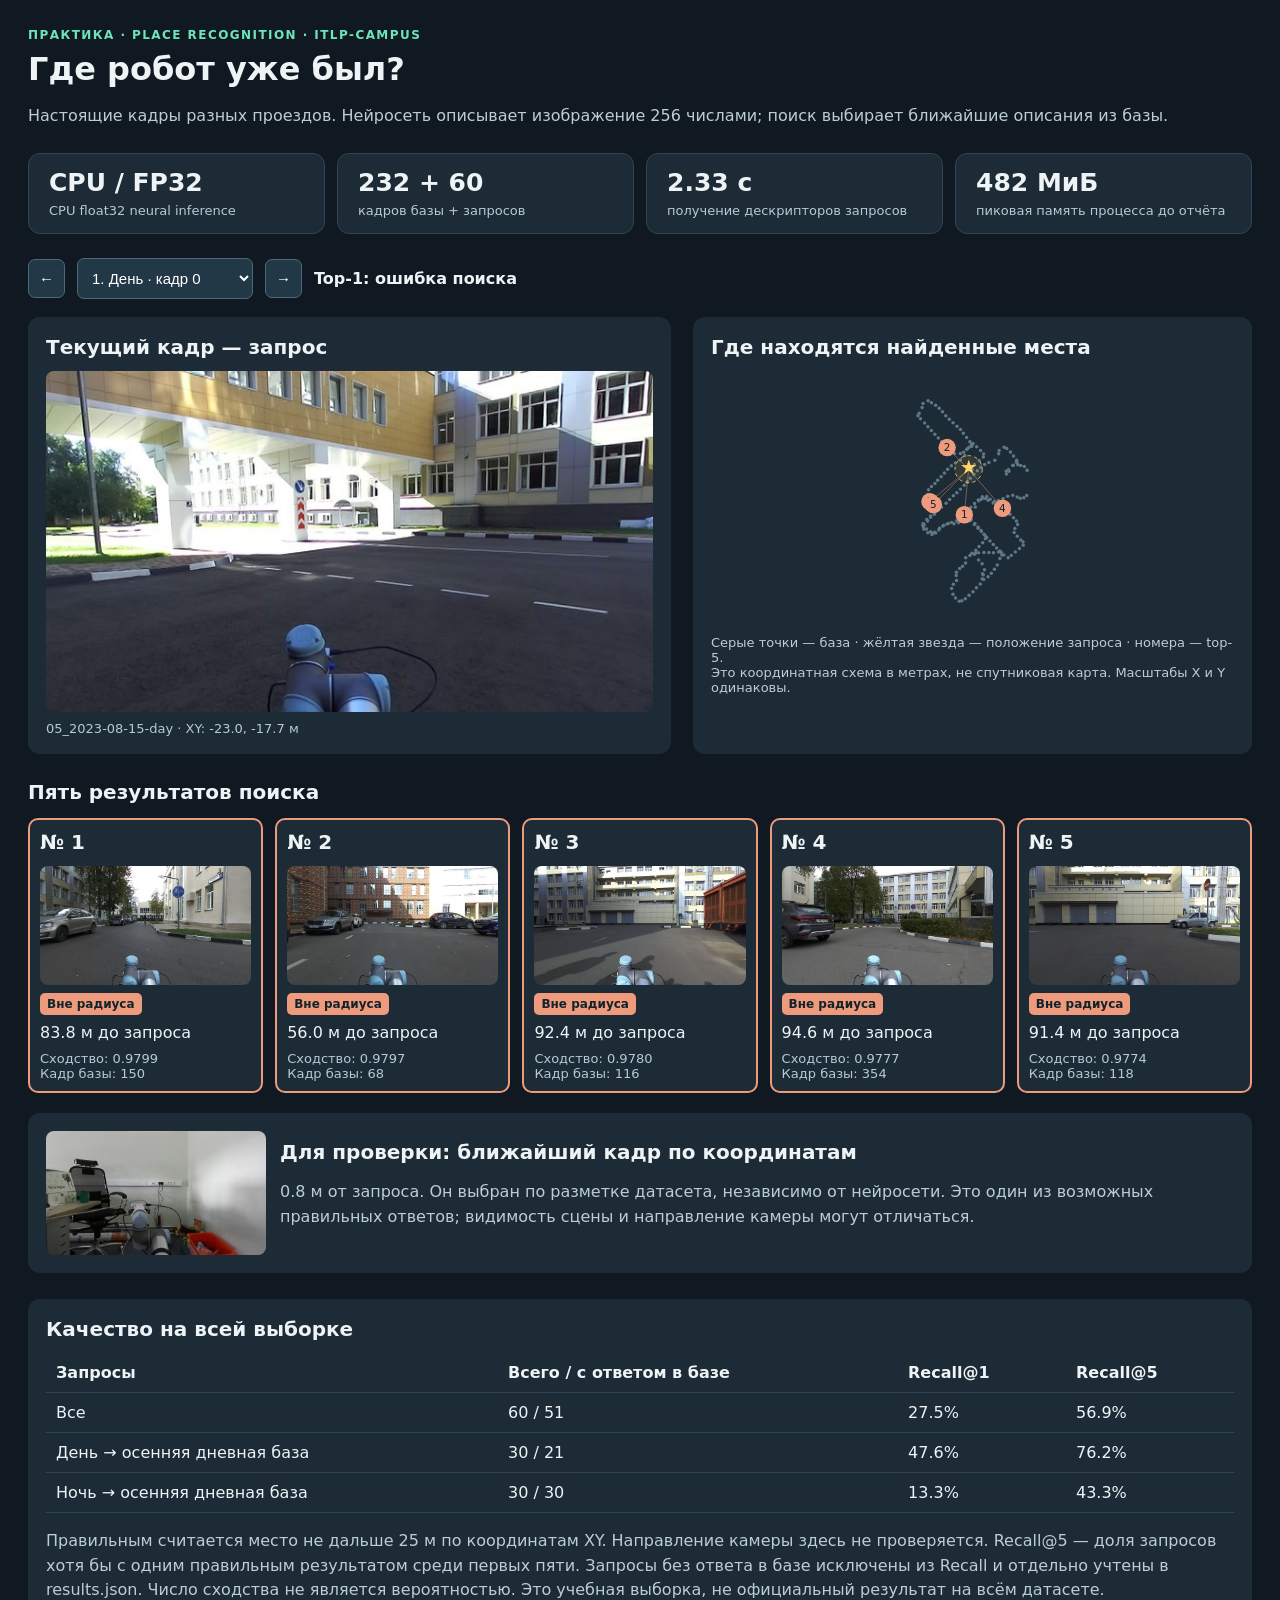
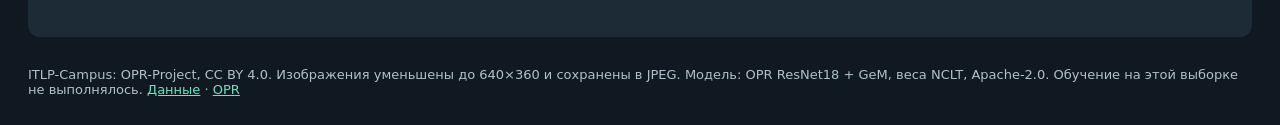
<file: practices/03-place-recognition/demo/index.html>
<!doctype html><html lang="ru"><meta charset="utf-8"><meta name="viewport" content="width=device-width,initial-scale=1">
<title>ITLP-Campus · поиск места на CPU</title>
<style>
*{box-sizing:border-box}body{margin:0;background:#101921;color:#eef3f5;font:16px system-ui,sans-serif}main{max-width:1450px;margin:auto;padding:28px}h1{font-size:32px;margin:8px 0}h2{font-size:20px;margin:0 0 12px}p{line-height:1.55;color:#bdcdd6}.eyebrow{color:#6ee4bb;letter-spacing:.12em;font-size:12px;font-weight:700}.stats{display:flex;flex-wrap:wrap;gap:12px;margin:24px 0}.stat{background:#1c2b36;border:1px solid #304553;border-radius:12px;padding:14px 20px;flex:1;min-width:170px}.stat strong{display:block;font-size:25px;margin-bottom:3px}.stat span{font-size:13px;color:#b6cad6}.controls{display:flex;align-items:center;gap:12px;flex-wrap:wrap;margin-bottom:18px}select,button{background:#233846;color:#fff;padding:10px;border:1px solid #4c697a;border-radius:7px;font-size:15px}button{cursor:pointer}.hero{display:grid;grid-template-columns:1.15fr 1fr;gap:22px}.panel{background:#1c2b36;border-radius:12px;padding:18px;min-width:0}.photo{width:100%;display:block;border-radius:8px;aspect-ratio:16/9;object-fit:cover}.caption{font-size:13px;color:#b6cad6;margin-top:9px;overflow-wrap:anywhere}.matches{display:grid;grid-template-columns:repeat(5,1fr);gap:12px;margin-top:14px}.match{padding:10px;background:#1c2b36;border:2px solid #ed9b7c;border-radius:10px}.match.ok{border-color:#6ee4bb}.badge{display:inline-block;font-size:12px;font-weight:700;padding:4px 7px;border-radius:5px;background:#ed9b7c;color:#13222b;margin:8px 0}.ok .badge{background:#6ee4bb}.map{width:100%;height:260px}.legend{font-size:13px;color:#bdcdd6}.truth{display:flex;gap:14px;align-items:center;margin-top:20px}.truth img{width:220px;border-radius:8px}.section{margin-top:26px}table{border-collapse:collapse;width:100%}td,th{text-align:left;padding:10px;border-bottom:1px solid #304553}a{color:#6ee4bb}footer{margin-top:30px;font-size:13px;color:#afc1cb}#status{font-weight:600} @media(max-width:850px){.hero{grid-template-columns:1fr}.matches{grid-template-columns:repeat(2,1fr)}main{padding:16px}.truth img{width:140px}}
</style>
<main><div class="eyebrow">ПРАКТИКА · PLACE RECOGNITION · ITLP-CAMPUS</div><h1>Где робот уже был?</h1>
<p>Настоящие кадры разных проездов. Нейросеть описывает изображение 256 числами; поиск выбирает ближайшие описания из базы.</p>
<div class="stats" id="stats"></div><div class="controls"><button id="prev">←</button><select id="query"></select><button id="next">→</button><span id="status"></span></div>
<div class="hero"><section class="panel"><h2>Текущий кадр — запрос</h2><img class="photo" id="queryImage"><div class="caption" id="queryCaption"></div></section><section class="panel"><h2>Где находятся найденные места</h2><svg id="map" class="map" viewBox="0 0 600 280" aria-label="Карта координат робота"></svg><div class="legend">Серые точки — база · жёлтая звезда — положение запроса · номера — top-5.<br>Это координатная схема в метрах, не спутниковая карта. Масштабы X и Y одинаковы.</div></section></div>
<section class="section"><h2>Пять результатов поиска</h2><div id="matches" class="matches"></div></section>
<div class="panel truth" id="truth"></div>
<section class="section panel"><h2>Качество на всей выборке</h2><table><thead><tr><th>Запросы</th><th>Всего / с ответом в базе</th><th>Recall@1</th><th>Recall@5</th></tr></thead><tbody id="metrics"></tbody></table><p id="method"></p></section>
<footer>ITLP-Campus: OPR-Project, CC BY 4.0. Изображения уменьшены до 640×360 и сохранены в JPEG. Модель: OPR ResNet18 + GeM, веса NCLT, Apache-2.0. Обучение на этой выборке не выполнялось. <a href="https://github.com/OPR-Project/ITLP-Campus">Данные</a> · <a href="https://github.com/OPR-Project/OpenPlaceRecognition">OPR</a></footer></main>
<script>
const DATA={"mode": "CPU float32 neural inference", "database_recomputed": true, "database_count": 232, "query_count": 60, "radius_m": 25, "peak_process_rss_mib": 482.03515625, "baseline_rss_mib": 33.5, "memory_method": "Process RSS sampled every 20 ms, max with Windows peak working set when available; excludes other applications.", "cpu": "Intel64 Family 6 Model 170 Stepping 4, GenuineIntel", "logical_cpus": 14, "threads": 4, "os": "Windows-11-10.0.26200-SP0", "versions": {"numpy": "2.2.6", "python": "3.12.14", "torch": "2.7.1+cpu", "torchvision": "0.22.1+cpu"}, "timings": {"model_import_and_load_s": 5.350660099997185, "warmup_s": 0.07250009999552276, "database_s": 9.155021200000192, "queries_s": 2.330860299996857, "search_s": 0.001941199996508658, "pipeline_before_report_s": 17.796780199998466, "per_image_median_s": 0.03883569999743486, "per_image_p95_s": 0.04350490500582964, "total_with_report_s": 18.167524099997536}, "metrics": {"all": {"queries": 60, "evaluated": 51, "without_match": 9, "recall@1": 0.27450980392156865, "recall@5": 0.5686274509803921}, "day": {"queries": 30, "evaluated": 21, "without_match": 9, "recall@1": 0.47619047619047616, "recall@5": 0.7619047619047619}, "night": {"queries": 30, "evaluated": 30, "without_match": 0, "recall@1": 0.13333333333333333, "recall@5": 0.43333333333333335}}, "signature": {"manifest_sha256": "3d6a595b3a6301a35627a5855b5b4e2b6d5521b2ad55ad276dce9f89b0c58802", "weights_sha256": "235c0f6a2f98bcb903c8646bb1317452a49e68ad690675172560a511d54f14c1", "preprocess": "PIL bilinear RGB 320x192; ImageNet mean/std; L2 normalization", "model_sha256": "8a8e55448f4095ee3d14d720b0db535528cc121ae43b6fd84516b787b66d4376", "backbone_sha256": "79b9a9204b612cfd3f944e303ece7dc20536d1ea06778c15e27d871552523349"}, "database": [{"id": "07_2023-10-04-day_1696412232656832762", "group": "database", "track": "07_2023-10-04-day", "image": "images/07_2023-10-04-day_1696412232656832762.jpg", "source": "https://huggingface.co/datasets/OPR-Project/ITLP-Campus-Outdoor/resolve/main/07_2023-10-04-day/front_cam/1696412232656832762.png", "xy": [-23.820930277291502, -17.613024840087693], "row": 0, "sha256": "aa29bd4013d82ca36780f4b69217b6edc1544cd8f9a2d758d76f15a11da8f102"}, {"id": "07_2023-10-04-day_1696412242748839065", "group": "database", "track": "07_2023-10-04-day", "image": "images/07_2023-10-04-day_1696412242748839065.jpg", "source": "https://huggingface.co/datasets/OPR-Project/ITLP-Campus-Outdoor/resolve/main/07_2023-10-04-day/front_cam/1696412242748839065.png", "xy": [-16.939383868462606, -18.239221276201057], "row": 2, "sha256": "5c058516a69bde1f7eb4d4a6374ab36dbe06cec0432f3266a899b036084655d4"}, {"id": "07_2023-10-04-day_1696412252860252430", "group": "database", "track": "07_2023-10-04-day", "image": "images/07_2023-10-04-day_1696412252860252430.jpg", "source": "https://huggingface.co/datasets/OPR-Project/ITLP-Campus-Outdoor/resolve/main/07_2023-10-04-day/front_cam/1696412252860252430.png", "xy": [-12.589642220991898, -8.954233870750857], "row": 4, "sha256": "a8d2e1f384f9784fb631048be260b100f824bba2814cf0f622443ce7180fe39e"}, {"id": "07_2023-10-04-day_1696412262960730489", "group": "database", "track": "07_2023-10-04-day", "image": "images/07_2023-10-04-day_1696412262960730489.jpg", "source": "https://huggingface.co/datasets/OPR-Project/ITLP-Campus-Outdoor/resolve/main/07_2023-10-04-day/front_cam/1696412262960730489.png", "xy": [-3.4814701296455275, -1.702197416957962], "row": 6, "sha256": "cf3423986d90c3c96cdedc7b323eb473e1b987dc64c3b0de6a1d68cfa8ff6ac9"}, {"id": "07_2023-10-04-day_1696412273052132469", "group": "database", "track": "07_2023-10-04-day", "image": "images/07_2023-10-04-day_1696412273052132469.jpg", "source": "https://huggingface.co/datasets/OPR-Project/ITLP-Campus-Outdoor/resolve/main/07_2023-10-04-day/front_cam/1696412273052132469.png", "xy": [3.962495424921452, 4.765549241774141], "row": 8, "sha256": "0dab74d013df2b5bfd617741ebd4a978766df6a80912398040706722d223eb60"}, {"id": "07_2023-10-04-day_1696412283151108226", "group": "database", "track": "07_2023-10-04-day", "image": "images/07_2023-10-04-day_1696412283151108226.jpg", "source": "https://huggingface.co/datasets/OPR-Project/ITLP-Campus-Outdoor/resolve/main/07_2023-10-04-day/front_cam/1696412283151108226.png", "xy": [4.407458785430403, 10.083175236620608], "row": 10, "sha256": "0825ff159bd0a941aaed296b621d42282a45e6834b90d87827cba600152140c3"}, {"id": "07_2023-10-04-day_1696412293161864698", "group": "database", "track": "07_2023-10-04-day", "image": "images/07_2023-10-04-day_1696412293161864698.jpg", "source": "https://huggingface.co/datasets/OPR-Project/ITLP-Campus-Outdoor/resolve/main/07_2023-10-04-day/front_cam/1696412293161864698.png", "xy": [-1.1934813915913858, 16.896597074784268], "row": 12, "sha256": "375df5975a5ddfdb0db0e63fa598160c37718268923b25fb5870a4b491b72082"}, {"id": "07_2023-10-04-day_1696412303250087653", "group": "database", "track": "07_2023-10-04-day", "image": "images/07_2023-10-04-day_1696412303250087653.jpg", "source": "https://huggingface.co/datasets/OPR-Project/ITLP-Campus-Outdoor/resolve/main/07_2023-10-04-day/front_cam/1696412303250087653.png", "xy": [-8.185157453018805, 23.733240357687706], "row": 14, "sha256": "664db1361f028f6519054cd62d9b91f5a7d5ebc8b39f574888f93946deda4249"}, {"id": "07_2023-10-04-day_1696412313346923891", "group": "database", "track": "07_2023-10-04-day", "image": "images/07_2023-10-04-day_1696412313346923891.jpg", "source": "https://huggingface.co/datasets/OPR-Project/ITLP-Campus-Outdoor/resolve/main/07_2023-10-04-day/front_cam/1696412313346923891.png", "xy": [-16.128744311577062, 28.370499596783723], "row": 16, "sha256": "9ab57363099a3b66495fcf185980340c04ead8df8e0b7a87c1fc819fff9f702c"}, {"id": "07_2023-10-04-day_1696412323461358695", "group": "database", "track": "07_2023-10-04-day", "image": "images/07_2023-10-04-day_1696412323461358695.jpg", "source": "https://huggingface.co/datasets/OPR-Project/ITLP-Campus-Outdoor/resolve/main/07_2023-10-04-day/front_cam/1696412323461358695.png", "xy": [-20.595324537743096, 32.801793984767684], "row": 18, "sha256": "f9580d670f6102f8267f03789d06e99d8560ea6aedb5e4b3d0585237481ee77f"}, {"id": "07_2023-10-04-day_1696412333549202257", "group": "database", "track": "07_2023-10-04-day", "image": "images/07_2023-10-04-day_1696412333549202257.jpg", "source": "https://huggingface.co/datasets/OPR-Project/ITLP-Campus-Outdoor/resolve/main/07_2023-10-04-day/front_cam/1696412333549202257.png", "xy": [-26.65846174671145, 40.70842749326152], "row": 20, "sha256": "5cb845a68c3d4a0b1e9d4123e0e85dc760b054845946f096a4c981c657273871"}, {"id": "07_2023-10-04-day_1696412343653680457", "group": "database", "track": "07_2023-10-04-day", "image": "images/07_2023-10-04-day_1696412343653680457.jpg", "source": "https://huggingface.co/datasets/OPR-Project/ITLP-Campus-Outdoor/resolve/main/07_2023-10-04-day/front_cam/1696412343653680457.png", "xy": [-32.62930277769632, 48.44632894338118], "row": 22, "sha256": "dfd4e2e380f7c049bd21e7c0d17bd3c2c429cd984a6710e2c210c18c832fbf8e"}, {"id": "07_2023-10-04-day_1696412353747086612", "group": "database", "track": "07_2023-10-04-day", "image": "images/07_2023-10-04-day_1696412353747086612.jpg", "source": "https://huggingface.co/datasets/OPR-Project/ITLP-Campus-Outdoor/resolve/main/07_2023-10-04-day/front_cam/1696412353747086612.png", "xy": [-37.9209245522825, 55.38831079536373], "row": 24, "sha256": "6fa15c0f83b81479076b0af1505f99415c6aa4a842677b946d9625fae80c5744"}, {"id": "07_2023-10-04-day_1696412363759370113", "group": "database", "track": "07_2023-10-04-day", "image": "images/07_2023-10-04-day_1696412363759370113.jpg", "source": "https://huggingface.co/datasets/OPR-Project/ITLP-Campus-Outdoor/resolve/main/07_2023-10-04-day/front_cam/1696412363759370113.png", "xy": [-44.298036228143744, 61.29584344379928], "row": 26, "sha256": "2f96d36cd6c698306efd33dd41dc797a2735547371afd53fca5224f959cc8992"}, {"id": "07_2023-10-04-day_1696412373847413545", "group": "database", "track": "07_2023-10-04-day", "image": "images/07_2023-10-04-day_1696412373847413545.jpg", "source": "https://huggingface.co/datasets/OPR-Project/ITLP-Campus-Outdoor/resolve/main/07_2023-10-04-day/front_cam/1696412373847413545.png", "xy": [-51.45918181011957, 67.62563203775063], "row": 28, "sha256": "7ac74c81adb68cf596ef1b7b03399921a25912cdf8e8d9a6a7d1281ad57d2be9"}, {"id": "07_2023-10-04-day_1696412383948055961", "group": "database", "track": "07_2023-10-04-day", "image": "images/07_2023-10-04-day_1696412383948055961.jpg", "source": "https://huggingface.co/datasets/OPR-Project/ITLP-Campus-Outdoor/resolve/main/07_2023-10-04-day/front_cam/1696412383948055961.png", "xy": [-58.47815550414921, 73.8607278061394], "row": 30, "sha256": "8241ef2ea7a5a9cb5cbcc6b51afd39e2e3a8cbc98ab59c20902db49bf6545a84"}, {"id": "07_2023-10-04-day_1696412394054994788", "group": "database", "track": "07_2023-10-04-day", "image": "images/07_2023-10-04-day_1696412394054994788.jpg", "source": "https://huggingface.co/datasets/OPR-Project/ITLP-Campus-Outdoor/resolve/main/07_2023-10-04-day/front_cam/1696412394054994788.png", "xy": [-64.88242105434264, 80.22065264258612], "row": 32, "sha256": "0575e687429e6aec061dac428d3d8240ce705b3d6214c963fa712bf810be5a64"}, {"id": "07_2023-10-04-day_1696412404152205547", "group": "database", "track": "07_2023-10-04-day", "image": "images/07_2023-10-04-day_1696412404152205547.jpg", "source": "https://huggingface.co/datasets/OPR-Project/ITLP-Campus-Outdoor/resolve/main/07_2023-10-04-day/front_cam/1696412404152205547.png", "xy": [-70.90883099269163, 87.86681527487929], "row": 34, "sha256": "e2db787502a48360865b8cd14a28b082df29005abfe3f8e426162434c59bc264"}, {"id": "07_2023-10-04-day_1696412414247039956", "group": "database", "track": "07_2023-10-04-day", "image": "images/07_2023-10-04-day_1696412414247039956.jpg", "source": "https://huggingface.co/datasets/OPR-Project/ITLP-Campus-Outdoor/resolve/main/07_2023-10-04-day/front_cam/1696412414247039956.png", "xy": [-76.91655167017538, 93.98055434535516], "row": 36, "sha256": "aa2e4d89aacc22e2e97076ac6aae871cbf49feebcc172269447a73b1363db03c"}, {"id": "07_2023-10-04-day_1696412424348468223", "group": "database", "track": "07_2023-10-04-day", "image": "images/07_2023-10-04-day_1696412424348468223.jpg", "source": "https://huggingface.co/datasets/OPR-Project/ITLP-Campus-Outdoor/resolve/main/07_2023-10-04-day/front_cam/1696412424348468223.png", "xy": [-83.53855399303539, 99.65362925151484], "row": 38, "sha256": "19e062809b056d88c27029478dc3be8425a88b4dbda418f821af1343b74780f3"}, {"id": "07_2023-10-04-day_1696412434451155655", "group": "database", "track": "07_2023-10-04-day", "image": "images/07_2023-10-04-day_1696412434451155655.jpg", "source": "https://huggingface.co/datasets/OPR-Project/ITLP-Campus-Outdoor/resolve/main/07_2023-10-04-day/front_cam/1696412434451155655.png", "xy": [-91.07626371774748, 104.32908312777288], "row": 40, "sha256": "5e1768cdca8407e69fa8e656fae7b5223b1474246e35d8b731f83957d23dd96c"}, {"id": "07_2023-10-04-day_1696412444449149224", "group": "database", "track": "07_2023-10-04-day", "image": "images/07_2023-10-04-day_1696412444449149224.jpg", "source": "https://huggingface.co/datasets/OPR-Project/ITLP-Campus-Outdoor/resolve/main/07_2023-10-04-day/front_cam/1696412444449149224.png", "xy": [-97.26680758767212, 107.92812027393828], "row": 42, "sha256": "83462a2396735f6e37f9175104ee5fb9aa9da73a0672f75c773bb2e1632d0da9"}, {"id": "07_2023-10-04-day_1696412454553287833", "group": "database", "track": "07_2023-10-04-day", "image": "images/07_2023-10-04-day_1696412454553287833.jpg", "source": "https://huggingface.co/datasets/OPR-Project/ITLP-Campus-Outdoor/resolve/main/07_2023-10-04-day/front_cam/1696412454553287833.png", "xy": [-106.51218584105666, 103.08447670324954], "row": 44, "sha256": "24bf2297ba475e953744f171b5eef778ddf36c92c5b258ef4c8f3b5b1fee94d9"}, {"id": "07_2023-10-04-day_1696412464650190031", "group": "database", "track": "07_2023-10-04-day", "image": "images/07_2023-10-04-day_1696412464650190031.jpg", "source": "https://huggingface.co/datasets/OPR-Project/ITLP-Campus-Outdoor/resolve/main/07_2023-10-04-day/front_cam/1696412464650190031.png", "xy": [-108.30578595270076, 95.5269296806818], "row": 46, "sha256": "f003e8d6c265cd41b476bdc988e32a148105da0e971b60c1600fc8ad11e8da05"}, {"id": "07_2023-10-04-day_1696412474750696183", "group": "database", "track": "07_2023-10-04-day", "image": "images/07_2023-10-04-day_1696412474750696183.jpg", "source": "https://huggingface.co/datasets/OPR-Project/ITLP-Campus-Outdoor/resolve/main/07_2023-10-04-day/front_cam/1696412474750696183.png", "xy": [-113.65374392934142, 85.16269184773044], "row": 48, "sha256": "381050070e6e37ceaf0bc8416f4db3657fcd5de70a8c818b02e358ef98a1ec86"}, {"id": "07_2023-10-04-day_1696412484854749625", "group": "database", "track": "07_2023-10-04-day", "image": "images/07_2023-10-04-day_1696412484854749625.jpg", "source": "https://huggingface.co/datasets/OPR-Project/ITLP-Campus-Outdoor/resolve/main/07_2023-10-04-day/front_cam/1696412484854749625.png", "xy": [-115.88080589307464, 80.32348221846462], "row": 50, "sha256": "a91ae06bc443ad9a51885090cfe782816a5b401387854c6ca1e5aa8fc89eec24"}, {"id": "07_2023-10-04-day_1696412494952911886", "group": "database", "track": "07_2023-10-04-day", "image": "images/07_2023-10-04-day_1696412494952911886.jpg", "source": "https://huggingface.co/datasets/OPR-Project/ITLP-Campus-Outdoor/resolve/main/07_2023-10-04-day/front_cam/1696412494952911886.png", "xy": [-111.2457058787998, 74.93415977735681], "row": 52, "sha256": "ce7d48fc8430203fdcd396ac871d8a953f8c0e07abe2a8413d5cae0f2bf43402"}, {"id": "07_2023-10-04-day_1696412505053122492", "group": "database", "track": "07_2023-10-04-day", "image": "images/07_2023-10-04-day_1696412505053122492.jpg", "source": "https://huggingface.co/datasets/OPR-Project/ITLP-Campus-Outdoor/resolve/main/07_2023-10-04-day/front_cam/1696412505053122492.png", "xy": [-103.7164837695628, 67.33995001837279], "row": 54, "sha256": "fcca112dbab82e10f818c752821241f15c193c02455da3c196a6cafa8186bfc2"}, {"id": "07_2023-10-04-day_1696412515059027876", "group": "database", "track": "07_2023-10-04-day", "image": "images/07_2023-10-04-day_1696412515059027876.jpg", "source": "https://huggingface.co/datasets/OPR-Project/ITLP-Campus-Outdoor/resolve/main/07_2023-10-04-day/front_cam/1696412515059027876.png", "xy": [-97.59590021652173, 60.36968454475589], "row": 56, "sha256": "a720f55cb76cab6a0fed278df84a6ed7b5f19e8bd0e09ab8a4916e702ea2dc22"}, {"id": "07_2023-10-04-day_1696412525150940254", "group": "database", "track": "07_2023-10-04-day", "image": "images/07_2023-10-04-day_1696412525150940254.jpg", "source": "https://huggingface.co/datasets/OPR-Project/ITLP-Campus-Outdoor/resolve/main/07_2023-10-04-day/front_cam/1696412525150940254.png", "xy": [-91.35350939667602, 53.34756486269112], "row": 58, "sha256": "878836162984a8c781f1ea62f41c026d8099da2d39d993724965ff87b994f3e7"}, {"id": "07_2023-10-04-day_1696412535248183768", "group": "database", "track": "07_2023-10-04-day", "image": "images/07_2023-10-04-day_1696412535248183768.jpg", "source": "https://huggingface.co/datasets/OPR-Project/ITLP-Campus-Outdoor/resolve/main/07_2023-10-04-day/front_cam/1696412535248183768.png", "xy": [-85.00000716562938, 46.35362325695483], "row": 60, "sha256": "4a586ad9fb5a611f4e6ae6215ecf44979396acbb89de8b4d951cbade5a861701"}, {"id": "07_2023-10-04-day_1696412545363637068", "group": "database", "track": "07_2023-10-04-day", "image": "images/07_2023-10-04-day_1696412545363637068.jpg", "source": "https://huggingface.co/datasets/OPR-Project/ITLP-Campus-Outdoor/resolve/main/07_2023-10-04-day/front_cam/1696412545363637068.png", "xy": [-78.5772041975746, 39.47143116661088], "row": 62, "sha256": "75c3071ba54cbf07491cd00492a24d9c52c13f59a30c623b8e6dcb9807b33e8a"}, {"id": "07_2023-10-04-day_1696412555449129554", "group": "database", "track": "07_2023-10-04-day", "image": "images/07_2023-10-04-day_1696412555449129554.jpg", "source": "https://huggingface.co/datasets/OPR-Project/ITLP-Campus-Outdoor/resolve/main/07_2023-10-04-day/front_cam/1696412555449129554.png", "xy": [-72.458651441998, 32.930296727369644], "row": 64, "sha256": "2add6359caf59eee3054f9de73be95dc89c70f0fc4f7d1e8b1a0f5dd44b4ddc9"}, {"id": "07_2023-10-04-day_1696412565560790448", "group": "database", "track": "07_2023-10-04-day", "image": "images/07_2023-10-04-day_1696412565560790448.jpg", "source": "https://huggingface.co/datasets/OPR-Project/ITLP-Campus-Outdoor/resolve/main/07_2023-10-04-day/front_cam/1696412565560790448.png", "xy": [-67.09690695449548, 27.142095325632773], "row": 66, "sha256": "9397e1551fc3b923ddd7da109144c2c59941add2cec332bd1468bf36851257ad"}, {"id": "07_2023-10-04-day_1696412575558021016", "group": "database", "track": "07_2023-10-04-day", "image": "images/07_2023-10-04-day_1696412575558021016.jpg", "source": "https://huggingface.co/datasets/OPR-Project/ITLP-Campus-Outdoor/resolve/main/07_2023-10-04-day/front_cam/1696412575558021016.png", "xy": [-62.36180960666536, 22.059002294515675], "row": 68, "sha256": "b7f90c71d90af621e9fef39cf46755a2af0c96b63858cf7a7016e2fe324bc78d"}, {"id": "07_2023-10-04-day_1696412585652570596", "group": "database", "track": "07_2023-10-04-day", "image": "images/07_2023-10-04-day_1696412585652570596.jpg", "source": "https://huggingface.co/datasets/OPR-Project/ITLP-Campus-Outdoor/resolve/main/07_2023-10-04-day/front_cam/1696412585652570596.png", "xy": [-56.63615122374157, 16.14557611352151], "row": 70, "sha256": "9850332e264676e31ddcdee995a0a6c0c6f671e7f19786bd49d5b452b9873ed5"}, {"id": "07_2023-10-04-day_1696412595745141962", "group": "database", "track": "07_2023-10-04-day", "image": "images/07_2023-10-04-day_1696412595745141962.jpg", "source": "https://huggingface.co/datasets/OPR-Project/ITLP-Campus-Outdoor/resolve/main/07_2023-10-04-day/front_cam/1696412595745141962.png", "xy": [-48.73024988549667, 10.962222534811], "row": 72, "sha256": "2c83df521a4f9a803de9360f5d6532107a5f2316d23b9390928b3a0ab805d94e"}, {"id": "07_2023-10-04-day_1696412605849162250", "group": "database", "track": "07_2023-10-04-day", "image": "images/07_2023-10-04-day_1696412605849162250.jpg", "source": "https://huggingface.co/datasets/OPR-Project/ITLP-Campus-Outdoor/resolve/main/07_2023-10-04-day/front_cam/1696412605849162250.png", "xy": [-38.12806007353762, 11.090811163676452], "row": 74, "sha256": "c0321744c414cbbed8197d7ee428d0a152659ae391956432c3ea39d684426fed"}, {"id": "07_2023-10-04-day_1696412615951062188", "group": "database", "track": "07_2023-10-04-day", "image": "images/07_2023-10-04-day_1696412615951062188.jpg", "source": "https://huggingface.co/datasets/OPR-Project/ITLP-Campus-Outdoor/resolve/main/07_2023-10-04-day/front_cam/1696412615951062188.png", "xy": [-32.08969855362459, 13.704232044789457], "row": 76, "sha256": "bda72c272e244ae55145dec0b9b4aa9e23ddaa723265dc436142f74b4a121a8b"}, {"id": "07_2023-10-04-day_1696412626057164918", "group": "database", "track": "07_2023-10-04-day", "image": "images/07_2023-10-04-day_1696412626057164918.jpg", "source": "https://huggingface.co/datasets/OPR-Project/ITLP-Campus-Outdoor/resolve/main/07_2023-10-04-day/front_cam/1696412626057164918.png", "xy": [-25.001909457483244, 19.68726344547776], "row": 78, "sha256": "bb4d7341fa6fc627de3c9834e2984d22bf8465d81543198859923e6a544449cc"}, {"id": "07_2023-10-04-day_1696412636151032738", "group": "database", "track": "07_2023-10-04-day", "image": "images/07_2023-10-04-day_1696412636151032738.jpg", "source": "https://huggingface.co/datasets/OPR-Project/ITLP-Campus-Outdoor/resolve/main/07_2023-10-04-day/front_cam/1696412636151032738.png", "xy": [-17.276628021266493, 24.48779727533266], "row": 80, "sha256": "05b3d5dce349dba456555e4c748ae6515e45033b290d9ed2a6d8e2a5e48460d1"}, {"id": "07_2023-10-04-day_1696412646248482016", "group": "database", "track": "07_2023-10-04-day", "image": "images/07_2023-10-04-day_1696412646248482016.jpg", "source": "https://huggingface.co/datasets/OPR-Project/ITLP-Campus-Outdoor/resolve/main/07_2023-10-04-day/front_cam/1696412646248482016.png", "xy": [-14.945345021809048, 29.392411639686213], "row": 82, "sha256": "085579e2fab1b50be6907be2a7c99433de453fa2561a9bbd5c890e44d0481bca"}, {"id": "07_2023-10-04-day_1696412656247231773", "group": "database", "track": "07_2023-10-04-day", "image": "images/07_2023-10-04-day_1696412656247231773.jpg", "source": "https://huggingface.co/datasets/OPR-Project/ITLP-Campus-Outdoor/resolve/main/07_2023-10-04-day/front_cam/1696412656247231773.png", "xy": [-17.75321469366182, 28.363223128389333], "row": 84, "sha256": "43a6673f795a5f3f1629e340b2c1a299afba9ef569a89c2e8dfbaf1f23a42468"}, {"id": "07_2023-10-04-day_1696412666348444048", "group": "database", "track": "07_2023-10-04-day", "image": "images/07_2023-10-04-day_1696412666348444048.jpg", "source": "https://huggingface.co/datasets/OPR-Project/ITLP-Campus-Outdoor/resolve/main/07_2023-10-04-day/front_cam/1696412666348444048.png", "xy": [-22.23801542296906, 22.681220729932623], "row": 86, "sha256": "77b0dba9c36adfed4f0f972735ecf5297943280b444ee08a299a50321b096d65"}, {"id": "07_2023-10-04-day_1696412676452701930", "group": "database", "track": "07_2023-10-04-day", "image": "images/07_2023-10-04-day_1696412676452701930.jpg", "source": "https://huggingface.co/datasets/OPR-Project/ITLP-Campus-Outdoor/resolve/main/07_2023-10-04-day/front_cam/1696412676452701930.png", "xy": [-26.49037123801457, 18.76676763385903], "row": 88, "sha256": "eb2748b05fa2ec9fd7fb932ac2bd6ebb58623db509845c618c8b8a9dfbfbd7d6"}, {"id": "07_2023-10-04-day_1696412686556351200", "group": "database", "track": "07_2023-10-04-day", "image": "images/07_2023-10-04-day_1696412686556351200.jpg", "source": "https://huggingface.co/datasets/OPR-Project/ITLP-Campus-Outdoor/resolve/main/07_2023-10-04-day/front_cam/1696412686556351200.png", "xy": [-29.94216577552557, 7.643389153381107], "row": 90, "sha256": "1911719040bf8810bf661c4050d63f2a31b6379120847d70597f87511a54ff98"}, {"id": "07_2023-10-04-day_1696412696658644673", "group": "database", "track": "07_2023-10-04-day", "image": "images/07_2023-10-04-day_1696412696658644673.jpg", "source": "https://huggingface.co/datasets/OPR-Project/ITLP-Campus-Outdoor/resolve/main/07_2023-10-04-day/front_cam/1696412696658644673.png", "xy": [-38.181085661755056, -0.6201187797488101], "row": 92, "sha256": "66750d6ad93e13bbb569c0581cf559003781ada59ab4bd38bc434e2ed71f8560"}, {"id": "07_2023-10-04-day_1696412706752985733", "group": "database", "track": "07_2023-10-04-day", "image": "images/07_2023-10-04-day_1696412706752985733.jpg", "source": "https://huggingface.co/datasets/OPR-Project/ITLP-Campus-Outdoor/resolve/main/07_2023-10-04-day/front_cam/1696412706752985733.png", "xy": [-47.36459666889457, -6.148073861815748], "row": 94, "sha256": "bb3e8b25967a0be9a223785e2dea76067b27b8b488aa67ec8c0c4e7fab4b766a"}, {"id": "07_2023-10-04-day_1696412716855460061", "group": "database", "track": "07_2023-10-04-day", "image": "images/07_2023-10-04-day_1696412716855460061.jpg", "source": "https://huggingface.co/datasets/OPR-Project/ITLP-Campus-Outdoor/resolve/main/07_2023-10-04-day/front_cam/1696412716855460061.png", "xy": [-54.57364491522874, -11.16383509876581], "row": 96, "sha256": "ca2b246cb7649188ba3bb7f41a6de6e2eaceff4de6e16710c580741a64f3cbe9"}, {"id": "07_2023-10-04-day_1696412726846180339", "group": "database", "track": "07_2023-10-04-day", "image": "images/07_2023-10-04-day_1696412726846180339.jpg", "source": "https://huggingface.co/datasets/OPR-Project/ITLP-Campus-Outdoor/resolve/main/07_2023-10-04-day/front_cam/1696412726846180339.png", "xy": [-61.41713004714208, -17.545298436682792], "row": 98, "sha256": "e8158b2a7108e8461a5b0901d254378f3a4589e3feddffd9d01a7b25e33f211d"}, {"id": "07_2023-10-04-day_1696412736957824004", "group": "database", "track": "07_2023-10-04-day", "image": "images/07_2023-10-04-day_1696412736957824004.jpg", "source": "https://huggingface.co/datasets/OPR-Project/ITLP-Campus-Outdoor/resolve/main/07_2023-10-04-day/front_cam/1696412736957824004.png", "xy": [-67.39660636200485, -24.42311953628885], "row": 100, "sha256": "c3dc4676d0604457f7da84b67559e129de67e67ba7e30f88b27fae23a67e99a1"}, {"id": "07_2023-10-04-day_1696412747051325496", "group": "database", "track": "07_2023-10-04-day", "image": "images/07_2023-10-04-day_1696412747051325496.jpg", "source": "https://huggingface.co/datasets/OPR-Project/ITLP-Campus-Outdoor/resolve/main/07_2023-10-04-day/front_cam/1696412747051325496.png", "xy": [-73.37181472611671, -31.456886078731856], "row": 102, "sha256": "14839cf454bf8aad2e678432c25044c0f40d166dd296a045319442a5bba11001"}, {"id": "07_2023-10-04-day_1696412757151368295", "group": "database", "track": "07_2023-10-04-day", "image": "images/07_2023-10-04-day_1696412757151368295.jpg", "source": "https://huggingface.co/datasets/OPR-Project/ITLP-Campus-Outdoor/resolve/main/07_2023-10-04-day/front_cam/1696412757151368295.png", "xy": [-79.80198468427017, -38.05887448426532], "row": 104, "sha256": "be0cecb300395464ca430dd1618576733eb8c2d4824a800d74680da80880749e"}, {"id": "07_2023-10-04-day_1696412767254337159", "group": "database", "track": "07_2023-10-04-day", "image": "images/07_2023-10-04-day_1696412767254337159.jpg", "source": "https://huggingface.co/datasets/OPR-Project/ITLP-Campus-Outdoor/resolve/main/07_2023-10-04-day/front_cam/1696412767254337159.png", "xy": [-84.83206479750726, -43.886677089961225], "row": 106, "sha256": "4ff28a256432d754fa47f5924047c03b4fba24eb2d87a9edb7d64c9789c64fd4"}, {"id": "07_2023-10-04-day_1696412777349240620", "group": "database", "track": "07_2023-10-04-day", "image": "images/07_2023-10-04-day_1696412777349240620.jpg", "source": "https://huggingface.co/datasets/OPR-Project/ITLP-Campus-Outdoor/resolve/main/07_2023-10-04-day/front_cam/1696412777349240620.png", "xy": [-91.10167833643476, -49.21135687119112], "row": 108, "sha256": "7aa68af9d6903651050d9b8c8a0fbc8bce9e41c4c2171703319c1106c65aab0b"}, {"id": "07_2023-10-04-day_1696412787455561398", "group": "database", "track": "07_2023-10-04-day", "image": "images/07_2023-10-04-day_1696412787455561398.jpg", "source": "https://huggingface.co/datasets/OPR-Project/ITLP-Campus-Outdoor/resolve/main/07_2023-10-04-day/front_cam/1696412787455561398.png", "xy": [-96.3766792103794, -55.10256526633231], "row": 110, "sha256": "4db8dfe04cb50ee4c6c38d62019b967700525820f6fdc2bb1fc82ece18db9543"}, {"id": "07_2023-10-04-day_1696412797451010265", "group": "database", "track": "07_2023-10-04-day", "image": "images/07_2023-10-04-day_1696412797451010265.jpg", "source": "https://huggingface.co/datasets/OPR-Project/ITLP-Campus-Outdoor/resolve/main/07_2023-10-04-day/front_cam/1696412797451010265.png", "xy": [-98.05444050091288, -63.96519485124959], "row": 112, "sha256": "36f4bd09dd535b6a7f0d344e6da264a05207a8c391b88b5a665fb7d6b1592af8"}, {"id": "07_2023-10-04-day_1696412807551603161", "group": "database", "track": "07_2023-10-04-day", "image": "images/07_2023-10-04-day_1696412807551603161.jpg", "source": "https://huggingface.co/datasets/OPR-Project/ITLP-Campus-Outdoor/resolve/main/07_2023-10-04-day/front_cam/1696412807551603161.png", "xy": [-98.33899760641744, -70.3033506839703], "row": 114, "sha256": "47cd6cdc33305b02ef3a77bcb12268754d2026358323e5a439624cf370ade72a"}, {"id": "07_2023-10-04-day_1696412817648592465", "group": "database", "track": "07_2023-10-04-day", "image": "images/07_2023-10-04-day_1696412817648592465.jpg", "source": "https://huggingface.co/datasets/OPR-Project/ITLP-Campus-Outdoor/resolve/main/07_2023-10-04-day/front_cam/1696412817648592465.png", "xy": [-93.86939710787738, -77.04635858316416], "row": 116, "sha256": "38ba00425a068fc3df2b70b63347c1cc5cca12cb0825e42e300763712960c347"}, {"id": "07_2023-10-04-day_1696412827753254283", "group": "database", "track": "07_2023-10-04-day", "image": "images/07_2023-10-04-day_1696412827753254283.jpg", "source": "https://huggingface.co/datasets/OPR-Project/ITLP-Campus-Outdoor/resolve/main/07_2023-10-04-day/front_cam/1696412827753254283.png", "xy": [-87.64676673141399, -82.33061420080206], "row": 118, "sha256": "f1e974137554d474822f65fb61c3d5db446f17fe519fcefdad798e48554cb80a"}, {"id": "07_2023-10-04-day_1696412837853140347", "group": "database", "track": "07_2023-10-04-day", "image": "images/07_2023-10-04-day_1696412837853140347.jpg", "source": "https://huggingface.co/datasets/OPR-Project/ITLP-Campus-Outdoor/resolve/main/07_2023-10-04-day/front_cam/1696412837853140347.png", "xy": [-82.85698751253378, -90.15881309691964], "row": 120, "sha256": "1afc1ba22e29885323406369f3ca01a6bf2edbac62676586fdc4ff088ab2fe74"}, {"id": "07_2023-10-04-day_1696412847956525052", "group": "database", "track": "07_2023-10-04-day", "image": "images/07_2023-10-04-day_1696412847956525052.jpg", "source": "https://huggingface.co/datasets/OPR-Project/ITLP-Campus-Outdoor/resolve/main/07_2023-10-04-day/front_cam/1696412847956525052.png", "xy": [-86.34414326856401, -98.08893591193228], "row": 122, "sha256": "8ab2d0c21d9726e2008bd9a6899a062168c3ad88d6cb8b67b2bb31314a328bbf"}, {"id": "07_2023-10-04-day_1696412858054708037", "group": "database", "track": "07_2023-10-04-day", "image": "images/07_2023-10-04-day_1696412858054708037.jpg", "source": "https://huggingface.co/datasets/OPR-Project/ITLP-Campus-Outdoor/resolve/main/07_2023-10-04-day/front_cam/1696412858054708037.png", "xy": [-92.81546929040005, -103.46667209648446], "row": 124, "sha256": "c8064e93b17471313f2209008082c4f65c92c7dbdc2dc8e97872a5bddbc5cafa"}, {"id": "07_2023-10-04-day_1696412868059385983", "group": "database", "track": "07_2023-10-04-day", "image": "images/07_2023-10-04-day_1696412868059385983.jpg", "source": "https://huggingface.co/datasets/OPR-Project/ITLP-Campus-Outdoor/resolve/main/07_2023-10-04-day/front_cam/1696412868059385983.png", "xy": [-99.58342658340108, -109.6202828172156], "row": 126, "sha256": "9a52407e1c458b71793fa44e1b03d1753c169018cc0095b7ba1ef0673f315628"}, {"id": "07_2023-10-04-day_1696412878145717246", "group": "database", "track": "07_2023-10-04-day", "image": "images/07_2023-10-04-day_1696412878145717246.jpg", "source": "https://huggingface.co/datasets/OPR-Project/ITLP-Campus-Outdoor/resolve/main/07_2023-10-04-day/front_cam/1696412878145717246.png", "xy": [-106.39973559953002, -117.37738167643565], "row": 128, "sha256": "f9df685c3b01c12ee8f9b7a3c765c81b172e97f3f72f33ed9662f93598a2e08d"}, {"id": "07_2023-10-04-day_1696412888249703970", "group": "database", "track": "07_2023-10-04-day", "image": "images/07_2023-10-04-day_1696412888249703970.jpg", "source": "https://huggingface.co/datasets/OPR-Project/ITLP-Campus-Outdoor/resolve/main/07_2023-10-04-day/front_cam/1696412888249703970.png", "xy": [-104.90871047196568, -127.6429384806046], "row": 130, "sha256": "82203d58f0e565f9e8012253b8101601d98064e8002a61cbbbc7688d1833093e"}, {"id": "07_2023-10-04-day_1696412898350445577", "group": "database", "track": "07_2023-10-04-day", "image": "images/07_2023-10-04-day_1696412898350445577.jpg", "source": "https://huggingface.co/datasets/OPR-Project/ITLP-Campus-Outdoor/resolve/main/07_2023-10-04-day/front_cam/1696412898350445577.png", "xy": [-97.7032347819963, -134.03443118835418], "row": 132, "sha256": "b527be64155642ee3caf4f3c88c564eecab971ced172f4cf9190368294e90129"}, {"id": "07_2023-10-04-day_1696412908454443679", "group": "database", "track": "07_2023-10-04-day", "image": "images/07_2023-10-04-day_1696412908454443679.jpg", "source": "https://huggingface.co/datasets/OPR-Project/ITLP-Campus-Outdoor/resolve/main/07_2023-10-04-day/front_cam/1696412908454443679.png", "xy": [-90.00330755057082, -137.20551529751197], "row": 134, "sha256": "6c2b1d89a932ac6685e05dc18f116298fbba2627bf1f2d27753fb97d3e227e3e"}, {"id": "07_2023-10-04-day_1696412918563149583", "group": "database", "track": "07_2023-10-04-day", "image": "images/07_2023-10-04-day_1696412918563149583.jpg", "source": "https://huggingface.co/datasets/OPR-Project/ITLP-Campus-Outdoor/resolve/main/07_2023-10-04-day/front_cam/1696412918563149583.png", "xy": [-83.46249610400035, -134.46757320959892], "row": 136, "sha256": "8a9e96af3760ece3dc51e65cb4ff280cec496a5bcca2782844cdf1fed38e603b"}, {"id": "07_2023-10-04-day_1696412928651860225", "group": "database", "track": "07_2023-10-04-day", "image": "images/07_2023-10-04-day_1696412928651860225.jpg", "source": "https://huggingface.co/datasets/OPR-Project/ITLP-Campus-Outdoor/resolve/main/07_2023-10-04-day/front_cam/1696412928651860225.png", "xy": [-77.55730361706615, -128.85326936797816], "row": 138, "sha256": "470647a4e1c02324e9f1db7dcd84b9efaebe53093a681dc85bdd8db7f0a5cd65"}, {"id": "07_2023-10-04-day_1696412938654151560", "group": "database", "track": "07_2023-10-04-day", "image": "images/07_2023-10-04-day_1696412938654151560.jpg", "source": "https://huggingface.co/datasets/OPR-Project/ITLP-Campus-Outdoor/resolve/main/07_2023-10-04-day/front_cam/1696412938654151560.png", "xy": [-70.22968198872714, -121.97112904204312], "row": 140, "sha256": "c029d25ece6fb927d3364f77812a0ccc73f2fa2dfe6ccda5bf17485c937f4001"}, {"id": "07_2023-10-04-day_1696412948754067493", "group": "database", "track": "07_2023-10-04-day", "image": "images/07_2023-10-04-day_1696412948754067493.jpg", "source": "https://huggingface.co/datasets/OPR-Project/ITLP-Campus-Outdoor/resolve/main/07_2023-10-04-day/front_cam/1696412948754067493.png", "xy": [-62.44330687911221, -117.98321648940534], "row": 142, "sha256": "a889f7550e296b82cf6d9156e4bd2222c58ee38ec9fa92ff8cafccbe28d74188"}, {"id": "07_2023-10-04-day_1696412958856990852", "group": "database", "track": "07_2023-10-04-day", "image": "images/07_2023-10-04-day_1696412958856990852.jpg", "source": "https://huggingface.co/datasets/OPR-Project/ITLP-Campus-Outdoor/resolve/main/07_2023-10-04-day/front_cam/1696412958856990852.png", "xy": [-53.99402498995534, -115.3313487486556], "row": 144, "sha256": "71d4c4b32ee1cdb86820e4bdebc9230b53751614763608a3053c74e3553535c4"}, {"id": "07_2023-10-04-day_1696412968951347950", "group": "database", "track": "07_2023-10-04-day", "image": "images/07_2023-10-04-day_1696412968951347950.jpg", "source": "https://huggingface.co/datasets/OPR-Project/ITLP-Campus-Outdoor/resolve/main/07_2023-10-04-day/front_cam/1696412968951347950.png", "xy": [-44.99083429682907, -112.2048287415402], "row": 146, "sha256": "a29a14d96ecf13e96e99a9abb1efabcfdb7e8453257973c37ed5f5a01b9ce7b7"}, {"id": "07_2023-10-04-day_1696412979056444702", "group": "database", "track": "07_2023-10-04-day", "image": "images/07_2023-10-04-day_1696412979056444702.jpg", "source": "https://huggingface.co/datasets/OPR-Project/ITLP-Campus-Outdoor/resolve/main/07_2023-10-04-day/front_cam/1696412979056444702.png", "xy": [-38.0297720343459, -107.59571007939672], "row": 148, "sha256": "91e4b9ed7e9f76ee497c47d99c66dbafd457ad2d28c51c2fa99305932ddd71dc"}, {"id": "07_2023-10-04-day_1696412989152023628", "group": "database", "track": "07_2023-10-04-day", "image": "images/07_2023-10-04-day_1696412989152023628.jpg", "source": "https://huggingface.co/datasets/OPR-Project/ITLP-Campus-Outdoor/resolve/main/07_2023-10-04-day/front_cam/1696412989152023628.png", "xy": [-30.89182159850135, -101.08527494502292], "row": 150, "sha256": "9f63e78486b20f2ad749966c8acb62c14e9f49dc80f30b036af9be38ef275383"}, {"id": "07_2023-10-04-day_1696412999247569296", "group": "database", "track": "07_2023-10-04-day", "image": "images/07_2023-10-04-day_1696412999247569296.jpg", "source": "https://huggingface.co/datasets/OPR-Project/ITLP-Campus-Outdoor/resolve/main/07_2023-10-04-day/front_cam/1696412999247569296.png", "xy": [-24.466380400240823, -94.57992105226744], "row": 152, "sha256": "6c3fe9be4a4f88321187d6b05e1c00c6d839da707479efd51c9f18c54cd2aa22"}, {"id": "07_2023-10-04-day_1696413009352861015", "group": "database", "track": "07_2023-10-04-day", "image": "images/07_2023-10-04-day_1696413009352861015.jpg", "source": "https://huggingface.co/datasets/OPR-Project/ITLP-Campus-Outdoor/resolve/main/07_2023-10-04-day/front_cam/1696413009352861015.png", "xy": [-18.89502193578336, -87.16610995251915], "row": 154, "sha256": "1bf33d71fc12b44f83b17b7902ffae0c75f60377f85c6b47f27214efb503f159"}, {"id": "07_2023-10-04-day_1696413019352321322", "group": "database", "track": "07_2023-10-04-day", "image": "images/07_2023-10-04-day_1696413019352321322.jpg", "source": "https://huggingface.co/datasets/OPR-Project/ITLP-Campus-Outdoor/resolve/main/07_2023-10-04-day/front_cam/1696413019352321322.png", "xy": [-12.15576792174282, -80.70445129690914], "row": 156, "sha256": "40bd13018f0af83fa873a7bcd640fd48bc19999e68f811d294c8099a36ffd410"}, {"id": "07_2023-10-04-day_1696413029448718649", "group": "database", "track": "07_2023-10-04-day", "image": "images/07_2023-10-04-day_1696413029448718649.jpg", "source": "https://huggingface.co/datasets/OPR-Project/ITLP-Campus-Outdoor/resolve/main/07_2023-10-04-day/front_cam/1696413029448718649.png", "xy": [-5.408017033198996, -74.14685125496287], "row": 158, "sha256": "246c791c76a759db7a1db7c642bd7c2ce92d8d1266ad65ce8024ee60d0c9ff42"}, {"id": "07_2023-10-04-day_1696413039550700293", "group": "database", "track": "07_2023-10-04-day", "image": "images/07_2023-10-04-day_1696413039550700293.jpg", "source": "https://huggingface.co/datasets/OPR-Project/ITLP-Campus-Outdoor/resolve/main/07_2023-10-04-day/front_cam/1696413039550700293.png", "xy": [2.1042164501819043, -68.02159978623054], "row": 160, "sha256": "f10e0504cdc0961d7f86e6619ae5d4034ed2423dbc31d597ad89081ea8b4f944"}, {"id": "07_2023-10-04-day_1696413049659513048", "group": "database", "track": "07_2023-10-04-day", "image": "images/07_2023-10-04-day_1696413049659513048.jpg", "source": "https://huggingface.co/datasets/OPR-Project/ITLP-Campus-Outdoor/resolve/main/07_2023-10-04-day/front_cam/1696413049659513048.png", "xy": [10.314352484176714, -67.78351883505522], "row": 162, "sha256": "2df7c2e61df68c8186c04dd521859a9d5343fd4b5edf544639812fe8aade1696"}, {"id": "07_2023-10-04-day_1696413059748446237", "group": "database", "track": "07_2023-10-04-day", "image": "images/07_2023-10-04-day_1696413059748446237.jpg", "source": "https://huggingface.co/datasets/OPR-Project/ITLP-Campus-Outdoor/resolve/main/07_2023-10-04-day/front_cam/1696413059748446237.png", "xy": [16.42273514593108, -72.73406691171344], "row": 164, "sha256": "e3b80a8ed56b9ead07a231c02f9b7440bd84f6d295ea5420194f4695705667d5"}, {"id": "07_2023-10-04-day_1696413069854462165", "group": "database", "track": "07_2023-10-04-day", "image": "images/07_2023-10-04-day_1696413069854462165.jpg", "source": "https://huggingface.co/datasets/OPR-Project/ITLP-Campus-Outdoor/resolve/main/07_2023-10-04-day/front_cam/1696413069854462165.png", "xy": [24.01986905961662, -76.97707179614041], "row": 166, "sha256": "1f93e3cf256d709ae9e2719a2fcdcb833ebd65aa503d6c241c919c7b4ad86461"}, {"id": "07_2023-10-04-day_1696413079950453116", "group": "database", "track": "07_2023-10-04-day", "image": "images/07_2023-10-04-day_1696413079950453116.jpg", "source": "https://huggingface.co/datasets/OPR-Project/ITLP-Campus-Outdoor/resolve/main/07_2023-10-04-day/front_cam/1696413079950453116.png", "xy": [31.601527055166653, -75.1732535630438], "row": 168, "sha256": "c22ac76cf2aa9fcd1ace589841ebc2e75623054902e4798758ef2716f3281ea8"}, {"id": "07_2023-10-04-day_1696413089957002507", "group": "database", "track": "07_2023-10-04-day", "image": "images/07_2023-10-04-day_1696413089957002507.jpg", "source": "https://huggingface.co/datasets/OPR-Project/ITLP-Campus-Outdoor/resolve/main/07_2023-10-04-day/front_cam/1696413089957002507.png", "xy": [40.21081546557564, -71.37271592164932], "row": 170, "sha256": "a71aa913fb63e38673326a36525a9b1476d501147cbd5340cd47a3d62d77f6c6"}, {"id": "07_2023-10-04-day_1696413100047629697", "group": "database", "track": "07_2023-10-04-day", "image": "images/07_2023-10-04-day_1696413100047629697.jpg", "source": "https://huggingface.co/datasets/OPR-Project/ITLP-Campus-Outdoor/resolve/main/07_2023-10-04-day/front_cam/1696413100047629697.png", "xy": [48.70141881153266, -67.09155015216234], "row": 172, "sha256": "12cbd1d302fbec4757b3bda5cd602e5481a0c7f15778c16b9a081971badb4b3e"}, {"id": "07_2023-10-04-day_1696413110149889188", "group": "database", "track": "07_2023-10-04-day", "image": "images/07_2023-10-04-day_1696413110149889188.jpg", "source": "https://huggingface.co/datasets/OPR-Project/ITLP-Campus-Outdoor/resolve/main/07_2023-10-04-day/front_cam/1696413110149889188.png", "xy": [58.02232480282639, -65.35175104272383], "row": 174, "sha256": "1ba7b1314577aabdfd1317f8515489372aebe274e5f4a88945a188167412e7d2"}, {"id": "07_2023-10-04-day_1696413120247080763", "group": "database", "track": "07_2023-10-04-day", "image": "images/07_2023-10-04-day_1696413120247080763.jpg", "source": "https://huggingface.co/datasets/OPR-Project/ITLP-Campus-Outdoor/resolve/main/07_2023-10-04-day/front_cam/1696413120247080763.png", "xy": [66.04352289137512, -68.746389665962], "row": 176, "sha256": "00a708eb2862fb6d77aec6379e536c325e4f311281d2a0fb3841ebbd6948d8bb"}, {"id": "07_2023-10-04-day_1696413130351184620", "group": "database", "track": "07_2023-10-04-day", "image": "images/07_2023-10-04-day_1696413130351184620.jpg", "source": "https://huggingface.co/datasets/OPR-Project/ITLP-Campus-Outdoor/resolve/main/07_2023-10-04-day/front_cam/1696413130351184620.png", "xy": [71.70774996705114, -71.00981364600376], "row": 178, "sha256": "5134ecc01c045466beb372e45964fcb98a38ab8fcce03ef029d2bfac9387ee6c"}, {"id": "07_2023-10-04-day_1696413140454068248", "group": "database", "track": "07_2023-10-04-day", "image": "images/07_2023-10-04-day_1696413140454068248.jpg", "source": "https://huggingface.co/datasets/OPR-Project/ITLP-Campus-Outdoor/resolve/main/07_2023-10-04-day/front_cam/1696413140454068248.png", "xy": [78.28608021464477, -69.83044464221408], "row": 180, "sha256": "d28e899aae524491dcd9a10faf2b4dddb775e9ee1efb519848f7aab356f378f6"}, {"id": "07_2023-10-04-day_1696413150551249958", "group": "database", "track": "07_2023-10-04-day", "image": "images/07_2023-10-04-day_1696413150551249958.jpg", "source": "https://huggingface.co/datasets/OPR-Project/ITLP-Campus-Outdoor/resolve/main/07_2023-10-04-day/front_cam/1696413150551249958.png", "xy": [83.62993078367379, -65.60883916777361], "row": 182, "sha256": "efd4e274910d338a05501c5a925182419b27ffbc584a514c8f1e3e54cc992737"}, {"id": "07_2023-10-04-day_1696413826253309996", "group": "database", "track": "07_2023-10-04-day", "image": "images/07_2023-10-04-day_1696413826253309996.jpg", "source": "https://huggingface.co/datasets/OPR-Project/ITLP-Campus-Outdoor/resolve/main/07_2023-10-04-day/front_cam/1696413826253309996.png", "xy": [84.28317710990677, -19.37820501239036], "row": 184, "sha256": "a3927ff6457a4e9749bc522d91131dfc6723231711b5af80554fa1559125c98a"}, {"id": "07_2023-10-04-day_1696413836356319554", "group": "database", "track": "07_2023-10-04-day", "image": "images/07_2023-10-04-day_1696413836356319554.jpg", "source": "https://huggingface.co/datasets/OPR-Project/ITLP-Campus-Outdoor/resolve/main/07_2023-10-04-day/front_cam/1696413836356319554.png", "xy": [79.23956449685642, -12.49569032340584], "row": 186, "sha256": "94c3a0277288d1787d0c2f1b03bfda813e589e15b14b6eca7b8d220e32b39456"}, {"id": "07_2023-10-04-day_1696413846453778164", "group": "database", "track": "07_2023-10-04-day", "image": "images/07_2023-10-04-day_1696413846453778164.jpg", "source": "https://huggingface.co/datasets/OPR-Project/ITLP-Campus-Outdoor/resolve/main/07_2023-10-04-day/front_cam/1696413846453778164.png", "xy": [72.3740429153813, -10.63941107993223], "row": 188, "sha256": "d8d7ac4967ba3a3d0fde037125d94009d2e97a1b7b2ab81609e2b694b95c7762"}, {"id": "07_2023-10-04-day_1696413856557226003", "group": "database", "track": "07_2023-10-04-day", "image": "images/07_2023-10-04-day_1696413856557226003.jpg", "source": "https://huggingface.co/datasets/OPR-Project/ITLP-Campus-Outdoor/resolve/main/07_2023-10-04-day/front_cam/1696413856557226003.png", "xy": [67.19803064696195, -9.324802668565788], "row": 190, "sha256": "0a43f8aefe3a6c1296edfbafc3922a4b15a3cb2cb9123c50a99e1602725693f8"}, {"id": "07_2023-10-04-day_1696413866652879419", "group": "database", "track": "07_2023-10-04-day", "image": "images/07_2023-10-04-day_1696413866652879419.jpg", "source": "https://huggingface.co/datasets/OPR-Project/ITLP-Campus-Outdoor/resolve/main/07_2023-10-04-day/front_cam/1696413866652879419.png", "xy": [58.06238653601644, -10.821179987529264], "row": 192, "sha256": "a338e3b9c48d0f9744dac78dacbb3d7c07e89600c631381ca60f06062edbbcef"}, {"id": "07_2023-10-04-day_1696413876749177963", "group": "database", "track": "07_2023-10-04-day", "image": "images/07_2023-10-04-day_1696413876749177963.jpg", "source": "https://huggingface.co/datasets/OPR-Project/ITLP-Campus-Outdoor/resolve/main/07_2023-10-04-day/front_cam/1696413876749177963.png", "xy": [50.93857128858893, -21.220126488520517], "row": 194, "sha256": "e56079dc2c8cd15ee5ca4c2bbacb00f05524de6b389e6b572d0a31786c2358fe"}, {"id": "07_2023-10-04-day_1696413886752813089", "group": "database", "track": "07_2023-10-04-day", "image": "images/07_2023-10-04-day_1696413886752813089.jpg", "source": "https://huggingface.co/datasets/OPR-Project/ITLP-Campus-Outdoor/resolve/main/07_2023-10-04-day/front_cam/1696413886752813089.png", "xy": [46.04138447661709, -21.32227103732532], "row": 196, "sha256": "f8d880ff88bd117b4e9215eed3de5572103f310a9e81c8dcb63def344b836953"}, {"id": "07_2023-10-04-day_1696413896850781397", "group": "database", "track": "07_2023-10-04-day", "image": "images/07_2023-10-04-day_1696413896850781397.jpg", "source": "https://huggingface.co/datasets/OPR-Project/ITLP-Campus-Outdoor/resolve/main/07_2023-10-04-day/front_cam/1696413896850781397.png", "xy": [46.251033757033774, -26.49764518086776], "row": 198, "sha256": "6b125fafbf02e1aebec921f3716fe4ab9ed89766039609ed02c8da41efe24faf"}, {"id": "07_2023-10-04-day_1696413906959593648", "group": "database", "track": "07_2023-10-04-day", "image": "images/07_2023-10-04-day_1696413906959593648.jpg", "source": "https://huggingface.co/datasets/OPR-Project/ITLP-Campus-Outdoor/resolve/main/07_2023-10-04-day/front_cam/1696413906959593648.png", "xy": [50.13655826294854, -18.445007707341183], "row": 200, "sha256": "557cab57a93fd9167daea02159b13b1e3ad97f3d922684ef00e0871f4d81f217"}, {"id": "07_2023-10-04-day_1696413917054521592", "group": "database", "track": "07_2023-10-04-day", "image": "images/07_2023-10-04-day_1696413917054521592.jpg", "source": "https://huggingface.co/datasets/OPR-Project/ITLP-Campus-Outdoor/resolve/main/07_2023-10-04-day/front_cam/1696413917054521592.png", "xy": [58.84131104614205, -10.361823095627068], "row": 202, "sha256": "7fdd03b6fec8e17773e23b23e5b9760469c528b8aba3fe5391f523715a127093"}, {"id": "07_2023-10-04-day_1696413927160756036", "group": "database", "track": "07_2023-10-04-day", "image": "images/07_2023-10-04-day_1696413927160756036.jpg", "source": "https://huggingface.co/datasets/OPR-Project/ITLP-Campus-Outdoor/resolve/main/07_2023-10-04-day/front_cam/1696413927160756036.png", "xy": [64.71309357925702, -4.812833372547495], "row": 204, "sha256": "f0381ad4b7e756887e136c8b1e0e9210a2cbfae95503137e6383f64235ca1071"}, {"id": "07_2023-10-04-day_1696413937250003181", "group": "database", "track": "07_2023-10-04-day", "image": "images/07_2023-10-04-day_1696413937250003181.jpg", "source": "https://huggingface.co/datasets/OPR-Project/ITLP-Campus-Outdoor/resolve/main/07_2023-10-04-day/front_cam/1696413937250003181.png", "xy": [66.11228559458561, -6.264263344194321], "row": 206, "sha256": "22c8954645877c2418e01559b55378637d3d08ea947856696338222032ce2dd0"}, {"id": "07_2023-10-04-day_1696413947354936527", "group": "database", "track": "07_2023-10-04-day", "image": "images/07_2023-10-04-day_1696413947354936527.jpg", "source": "https://huggingface.co/datasets/OPR-Project/ITLP-Campus-Outdoor/resolve/main/07_2023-10-04-day/front_cam/1696413947354936527.png", "xy": [65.22016008573907, -1.0116765419257594], "row": 208, "sha256": "0eb389406839b4262961084dbeb060c418bcf6cc92daa08e6f5443960256b033"}, {"id": "07_2023-10-04-day_1696413957351143326", "group": "database", "track": "07_2023-10-04-day", "image": "images/07_2023-10-04-day_1696413957351143326.jpg", "source": "https://huggingface.co/datasets/OPR-Project/ITLP-Campus-Outdoor/resolve/main/07_2023-10-04-day/front_cam/1696413957351143326.png", "xy": [59.30041082760207, 6.553641676854456], "row": 210, "sha256": "2044bc50c37a09bc8e9dfdb26b9bae2b81bcd1644726dac2c3dfc68a11191787"}, {"id": "07_2023-10-04-day_1696413967456551574", "group": "database", "track": "07_2023-10-04-day", "image": "images/07_2023-10-04-day_1696413967456551574.jpg", "source": "https://huggingface.co/datasets/OPR-Project/ITLP-Campus-Outdoor/resolve/main/07_2023-10-04-day/front_cam/1696413967456551574.png", "xy": [53.66781198440556, 13.840363183850071], "row": 212, "sha256": "b82f6350b960b432ba70c70ce4d4ea11540b4e72cef2e1f873e0de06d0d741f3"}, {"id": "07_2023-10-04-day_1696413977550185305", "group": "database", "track": "07_2023-10-04-day", "image": "images/07_2023-10-04-day_1696413977550185305.jpg", "source": "https://huggingface.co/datasets/OPR-Project/ITLP-Campus-Outdoor/resolve/main/07_2023-10-04-day/front_cam/1696413977550185305.png", "xy": [47.05169821865406, 20.543634753499926], "row": 214, "sha256": "bad7d0334834ab77c9e202c8b85bfbfe9031149fed5487e4d6e962ed705e7f13"}, {"id": "07_2023-10-04-day_1696413987660447934", "group": "database", "track": "07_2023-10-04-day", "image": "images/07_2023-10-04-day_1696413987660447934.jpg", "source": "https://huggingface.co/datasets/OPR-Project/ITLP-Campus-Outdoor/resolve/main/07_2023-10-04-day/front_cam/1696413987660447934.png", "xy": [42.26312687765883, 22.664577395882404], "row": 216, "sha256": "6a447df3dc1222f8ad008b345c1bd184e19205b8fcb28e28403fbf61a799d1b4"}, {"id": "07_2023-10-04-day_1696413997759490059", "group": "database", "track": "07_2023-10-04-day", "image": "images/07_2023-10-04-day_1696413997759490059.jpg", "source": "https://huggingface.co/datasets/OPR-Project/ITLP-Campus-Outdoor/resolve/main/07_2023-10-04-day/front_cam/1696413997759490059.png", "xy": [32.98292724419271, 16.7078838552087], "row": 218, "sha256": "0fb054bcd2a32949324616017f66df803438a1b3fa42311e893cc8a510eaaa26"}, {"id": "07_2023-10-04-day_1696414007848418705", "group": "database", "track": "07_2023-10-04-day", "image": "images/07_2023-10-04-day_1696414007848418705.jpg", "source": "https://huggingface.co/datasets/OPR-Project/ITLP-Campus-Outdoor/resolve/main/07_2023-10-04-day/front_cam/1696414007848418705.png", "xy": [32.0996847515123, 10.81264673673635], "row": 220, "sha256": "0328fb3fc11ef203e8f1df4c349e7c7e0e7e26316ddb112209396d87752e4a46"}, {"id": "07_2023-10-04-day_1696414017955108400", "group": "database", "track": "07_2023-10-04-day", "image": "images/07_2023-10-04-day_1696414017955108400.jpg", "source": "https://huggingface.co/datasets/OPR-Project/ITLP-Campus-Outdoor/resolve/main/07_2023-10-04-day/front_cam/1696414017955108400.png", "xy": [25.12545994045073, -1.0759884757579063], "row": 222, "sha256": "6d4fb33b1b6195f81370ba0f3808a8508711b0809c903f2e2d551e4c73d588cb"}, {"id": "07_2023-10-04-day_1696414027966132446", "group": "database", "track": "07_2023-10-04-day", "image": "images/07_2023-10-04-day_1696414027966132446.jpg", "source": "https://huggingface.co/datasets/OPR-Project/ITLP-Campus-Outdoor/resolve/main/07_2023-10-04-day/front_cam/1696414027966132446.png", "xy": [14.219150737488793, -5.463536515577466], "row": 224, "sha256": "dd648670968bd2bff2f36da715d463756710605ea9b120515df583285f2aaa20"}, {"id": "07_2023-10-04-day_1696414038050746903", "group": "database", "track": "07_2023-10-04-day", "image": "images/07_2023-10-04-day_1696414038050746903.jpg", "source": "https://huggingface.co/datasets/OPR-Project/ITLP-Campus-Outdoor/resolve/main/07_2023-10-04-day/front_cam/1696414038050746903.png", "xy": [6.432245886345847, -8.828981163635822], "row": 226, "sha256": "7cfbf69fbe63f13c51f18a5f819778d7cdc0568a00c0f135ead2626e6f8077db"}, {"id": "07_2023-10-04-day_1696414048148406333", "group": "database", "track": "07_2023-10-04-day", "image": "images/07_2023-10-04-day_1696414048148406333.jpg", "source": "https://huggingface.co/datasets/OPR-Project/ITLP-Campus-Outdoor/resolve/main/07_2023-10-04-day/front_cam/1696414048148406333.png", "xy": [-0.3013434573923866, -13.920150627626022], "row": 228, "sha256": "16df82250ff19a0a92ecc22089697e718bd0951cfd7dcd7c87ce3afdac3308f3"}, {"id": "07_2023-10-04-day_1696414058256593508", "group": "database", "track": "07_2023-10-04-day", "image": "images/07_2023-10-04-day_1696414058256593508.jpg", "source": "https://huggingface.co/datasets/OPR-Project/ITLP-Campus-Outdoor/resolve/main/07_2023-10-04-day/front_cam/1696414058256593508.png", "xy": [-7.057892383403478, -20.27214587167288], "row": 230, "sha256": "325bd3c1f55ed686ea2a74a24a64695ffecf2e680faa6ff281774a328ce44a61"}, {"id": "07_2023-10-04-day_1696414068351775073", "group": "database", "track": "07_2023-10-04-day", "image": "images/07_2023-10-04-day_1696414068351775073.jpg", "source": "https://huggingface.co/datasets/OPR-Project/ITLP-Campus-Outdoor/resolve/main/07_2023-10-04-day/front_cam/1696414068351775073.png", "xy": [-13.287439604546444, -26.664819184828406], "row": 232, "sha256": "3e27b7beb180c986372be4985273a55a2425c9f315e38e8ca67aa42abe80058d"}, {"id": "07_2023-10-04-day_1696414078454646073", "group": "database", "track": "07_2023-10-04-day", "image": "images/07_2023-10-04-day_1696414078454646073.jpg", "source": "https://huggingface.co/datasets/OPR-Project/ITLP-Campus-Outdoor/resolve/main/07_2023-10-04-day/front_cam/1696414078454646073.png", "xy": [-19.87820212474017, -33.99660533178042], "row": 234, "sha256": "403c7b24de36796627ec27a9dbc2e265e1f8d692a1f5b34027146ebba6c9df66"}, {"id": "07_2023-10-04-day_1696414088553664656", "group": "database", "track": "07_2023-10-04-day", "image": "images/07_2023-10-04-day_1696414088553664656.jpg", "source": "https://huggingface.co/datasets/OPR-Project/ITLP-Campus-Outdoor/resolve/main/07_2023-10-04-day/front_cam/1696414088553664656.png", "xy": [-25.357756268819283, -40.50934314056378], "row": 236, "sha256": "042a2717d491576456fa44967d53c290fbdf2803ac10c3028e6aea0c1805945d"}, {"id": "07_2023-10-04-day_1696414098556439140", "group": "database", "track": "07_2023-10-04-day", "image": "images/07_2023-10-04-day_1696414098556439140.jpg", "source": "https://huggingface.co/datasets/OPR-Project/ITLP-Campus-Outdoor/resolve/main/07_2023-10-04-day/front_cam/1696414098556439140.png", "xy": [-31.15593384210064, -46.90425661050914], "row": 238, "sha256": "9713a21d8e95537315de9bb5e5e02e9533ec7e6d77922c2228b5cbe388448d32"}, {"id": "07_2023-10-04-day_1696414108650778158", "group": "database", "track": "07_2023-10-04-day", "image": "images/07_2023-10-04-day_1696414108650778158.jpg", "source": "https://huggingface.co/datasets/OPR-Project/ITLP-Campus-Outdoor/resolve/main/07_2023-10-04-day/front_cam/1696414108650778158.png", "xy": [-37.91571359808184, -54.12240360156209], "row": 240, "sha256": "c432f017f41fb555f66a0cb9604ad5fa14f075f62133a9732e1a4feadfdd7223"}, {"id": "07_2023-10-04-day_1696414118757676150", "group": "database", "track": "07_2023-10-04-day", "image": "images/07_2023-10-04-day_1696414118757676150.jpg", "source": "https://huggingface.co/datasets/OPR-Project/ITLP-Campus-Outdoor/resolve/main/07_2023-10-04-day/front_cam/1696414118757676150.png", "xy": [-44.73061904405371, -60.88291256392291], "row": 242, "sha256": "4aafa60a534b8a5f1bd53abb53ddeca0c5906eac2eedf5d48d3eabff6d1267f0"}, {"id": "07_2023-10-04-day_1696414128852388873", "group": "database", "track": "07_2023-10-04-day", "image": "images/07_2023-10-04-day_1696414128852388873.jpg", "source": "https://huggingface.co/datasets/OPR-Project/ITLP-Campus-Outdoor/resolve/main/07_2023-10-04-day/front_cam/1696414128852388873.png", "xy": [-50.98687978999652, -66.36378592998523], "row": 244, "sha256": "909da111026948122731017153fb690d56f9c75bcb51d97f05f4df8d2d80162d"}, {"id": "07_2023-10-04-day_1696414138948129742", "group": "database", "track": "07_2023-10-04-day", "image": "images/07_2023-10-04-day_1696414138948129742.jpg", "source": "https://huggingface.co/datasets/OPR-Project/ITLP-Campus-Outdoor/resolve/main/07_2023-10-04-day/front_cam/1696414138948129742.png", "xy": [-57.85157352778754, -73.30170291157414], "row": 246, "sha256": "b5888ddfdcec215c598a10095e1da81f928e925630a0b080901d14049b946bda"}, {"id": "07_2023-10-04-day_1696414149048133932", "group": "database", "track": "07_2023-10-04-day", "image": "images/07_2023-10-04-day_1696414149048133932.jpg", "source": "https://huggingface.co/datasets/OPR-Project/ITLP-Campus-Outdoor/resolve/main/07_2023-10-04-day/front_cam/1696414149048133932.png", "xy": [-64.20338555290374, -80.05712408640318], "row": 248, "sha256": "f58d51f9b2c7836a2388cad8a752cf327d5c604fcdcfdb0b5d823d5f2a0ebf89"}, {"id": "07_2023-10-04-day_1696414159148659185", "group": "database", "track": "07_2023-10-04-day", "image": "images/07_2023-10-04-day_1696414159148659185.jpg", "source": "https://huggingface.co/datasets/OPR-Project/ITLP-Campus-Outdoor/resolve/main/07_2023-10-04-day/front_cam/1696414159148659185.png", "xy": [-72.73531036442922, -87.30203985080126], "row": 250, "sha256": "78d582c85a23a7c7d5e597befdb7981428b8179ae2d8a8f882ed6040f33c5657"}, {"id": "07_2023-10-04-day_1696414169250193809", "group": "database", "track": "07_2023-10-04-day", "image": "images/07_2023-10-04-day_1696414169250193809.jpg", "source": "https://huggingface.co/datasets/OPR-Project/ITLP-Campus-Outdoor/resolve/main/07_2023-10-04-day/front_cam/1696414169250193809.png", "xy": [-79.54944342856133, -93.5137174446973], "row": 252, "sha256": "a8789a560abbb60f3507ae73b1739d99d090105e6f50c759ddef8874bab37f3c"}, {"id": "07_2023-10-04-day_1696414179251040372", "group": "database", "track": "07_2023-10-04-day", "image": "images/07_2023-10-04-day_1696414179251040372.jpg", "source": "https://huggingface.co/datasets/OPR-Project/ITLP-Campus-Outdoor/resolve/main/07_2023-10-04-day/front_cam/1696414179251040372.png", "xy": [-85.69577045581124, -100.04113326597027], "row": 254, "sha256": "d106c046da3d7f9d3cbb8ae11009084be784186063dad46e4c58a92a374b1e8f"}, {"id": "07_2023-10-04-day_1696414189352613794", "group": "database", "track": "07_2023-10-04-day", "image": "images/07_2023-10-04-day_1696414189352613794.jpg", "source": "https://huggingface.co/datasets/OPR-Project/ITLP-Campus-Outdoor/resolve/main/07_2023-10-04-day/front_cam/1696414189352613794.png", "xy": [-92.51413923794044, -105.59353378705168], "row": 256, "sha256": "2060b430129130d05f23b6f26450b0a15fcbd144b4866f9a9dc84cad9e1b50aa"}, {"id": "07_2023-10-04-day_1696414199453811978", "group": "database", "track": "07_2023-10-04-day", "image": "images/07_2023-10-04-day_1696414199453811978.jpg", "source": "https://huggingface.co/datasets/OPR-Project/ITLP-Campus-Outdoor/resolve/main/07_2023-10-04-day/front_cam/1696414199453811978.png", "xy": [-98.2696298162078, -112.42414619096398], "row": 258, "sha256": "41a551560a76985890adcca615728fa8550524fef6ccb377d77ae2589d2057b5"}, {"id": "07_2023-10-04-day_1696414209553761763", "group": "database", "track": "07_2023-10-04-day", "image": "images/07_2023-10-04-day_1696414209553761763.jpg", "source": "https://huggingface.co/datasets/OPR-Project/ITLP-Campus-Outdoor/resolve/main/07_2023-10-04-day/front_cam/1696414209553761763.png", "xy": [-104.75151766011176, -119.04783836068133], "row": 260, "sha256": "eb7e226f745d6919c1406f8891e8d385bc85e2231c10a54b8135d5d9bbc78098"}, {"id": "07_2023-10-04-day_1696414219650792412", "group": "database", "track": "07_2023-10-04-day", "image": "images/07_2023-10-04-day_1696414219650792412.jpg", "source": "https://huggingface.co/datasets/OPR-Project/ITLP-Campus-Outdoor/resolve/main/07_2023-10-04-day/front_cam/1696414219650792412.png", "xy": [-106.45235149666404, -120.42881073187772], "row": 262, "sha256": "6e9ed36c124e274e731d550ea57c91dd8fd57b39cbcce3d5cd71b702e2de7a36"}, {"id": "07_2023-10-04-day_1696414229755218909", "group": "database", "track": "07_2023-10-04-day", "image": "images/07_2023-10-04-day_1696414229755218909.jpg", "source": "https://huggingface.co/datasets/OPR-Project/ITLP-Campus-Outdoor/resolve/main/07_2023-10-04-day/front_cam/1696414229755218909.png", "xy": [-105.7753877434544, -120.38391455260503], "row": 264, "sha256": "5311315893a262ba0ced58830ba950f3f6f8f8e9e622e2ecdf0beab4bb3733ec"}, {"id": "07_2023-10-04-day_1696414239851669184", "group": "database", "track": "07_2023-10-04-day", "image": "images/07_2023-10-04-day_1696414239851669184.jpg", "source": "https://huggingface.co/datasets/OPR-Project/ITLP-Campus-Outdoor/resolve/main/07_2023-10-04-day/front_cam/1696414239851669184.png", "xy": [-106.03255173742838, -123.27791218156864], "row": 266, "sha256": "98bf838e2ac7428855851c5923f7cec088cffe201240baa8b76fb896e5c176af"}, {"id": "07_2023-10-04-day_1696414249853446842", "group": "database", "track": "07_2023-10-04-day", "image": "images/07_2023-10-04-day_1696414249853446842.jpg", "source": "https://huggingface.co/datasets/OPR-Project/ITLP-Campus-Outdoor/resolve/main/07_2023-10-04-day/front_cam/1696414249853446842.png", "xy": [-100.20467518042447, -127.38843699580408], "row": 268, "sha256": "91ee0644b4cfa075c812e305330f009d09f90ab995d3fb6bf330bb8517e18433"}, {"id": "07_2023-10-04-day_1696414259950251442", "group": "database", "track": "07_2023-10-04-day", "image": "images/07_2023-10-04-day_1696414259950251442.jpg", "source": "https://huggingface.co/datasets/OPR-Project/ITLP-Campus-Outdoor/resolve/main/07_2023-10-04-day/front_cam/1696414259950251442.png", "xy": [-92.6746456446322, -132.3181888613234], "row": 270, "sha256": "5a684a57e71cbc50fcd66dbcc37f6a50491adde597147d9ed960e46e7368bd25"}, {"id": "07_2023-10-04-day_1696414270057975920", "group": "database", "track": "07_2023-10-04-day", "image": "images/07_2023-10-04-day_1696414270057975920.jpg", "source": "https://huggingface.co/datasets/OPR-Project/ITLP-Campus-Outdoor/resolve/main/07_2023-10-04-day/front_cam/1696414270057975920.png", "xy": [-89.73364182617603, -134.4796824042904], "row": 272, "sha256": "81aaacaf9d1d5c4275a4a831729c1c2c4abc99799ad99eea9118c6a6a276fc62"}, {"id": "07_2023-10-04-day_1696414280158988371", "group": "database", "track": "07_2023-10-04-day", "image": "images/07_2023-10-04-day_1696414280158988371.jpg", "source": "https://huggingface.co/datasets/OPR-Project/ITLP-Campus-Outdoor/resolve/main/07_2023-10-04-day/front_cam/1696414280158988371.png", "xy": [-85.0615781507832, -133.19507610803635], "row": 274, "sha256": "46161faa5f4c50b77f6d1bde901dd8e59e240912c760767bee9f5a8776baf5dd"}, {"id": "07_2023-10-04-day_1696414290249561083", "group": "database", "track": "07_2023-10-04-day", "image": "images/07_2023-10-04-day_1696414290249561083.jpg", "source": "https://huggingface.co/datasets/OPR-Project/ITLP-Campus-Outdoor/resolve/main/07_2023-10-04-day/front_cam/1696414290249561083.png", "xy": [-76.39795638078448, -125.93800502165188], "row": 276, "sha256": "f548c0fb22305dcffe66fafcbf487779b3e0d1fe4d032c0654fb6df52d99bca4"}, {"id": "07_2023-10-04-day_1696414300358669917", "group": "database", "track": "07_2023-10-04-day", "image": "images/07_2023-10-04-day_1696414300358669917.jpg", "source": "https://huggingface.co/datasets/OPR-Project/ITLP-Campus-Outdoor/resolve/main/07_2023-10-04-day/front_cam/1696414300358669917.png", "xy": [-68.7612499781511, -120.27422640731083], "row": 278, "sha256": "675298c98f48d2ce3ae174084ad054b18a0562e78aeb1938358619bed5325fdd"}, {"id": "07_2023-10-04-day_1696414310449357219", "group": "database", "track": "07_2023-10-04-day", "image": "images/07_2023-10-04-day_1696414310449357219.jpg", "source": "https://huggingface.co/datasets/OPR-Project/ITLP-Campus-Outdoor/resolve/main/07_2023-10-04-day/front_cam/1696414310449357219.png", "xy": [-60.0901012150565, -117.14491943336644], "row": 280, "sha256": "b048945c8091eb6d9c4d49aeb734f497914d9e1e852e3abc5f23ec389e38a8c2"}, {"id": "07_2023-10-04-day_1696414320458943331", "group": "database", "track": "07_2023-10-04-day", "image": "images/07_2023-10-04-day_1696414320458943331.jpg", "source": "https://huggingface.co/datasets/OPR-Project/ITLP-Campus-Outdoor/resolve/main/07_2023-10-04-day/front_cam/1696414320458943331.png", "xy": [-49.86736462977179, -117.81507415006016], "row": 282, "sha256": "860a4d849ba103c7f4ffba40c8abaa4e339b3b02ed0b12a6eb224ba4292b6a9d"}, {"id": "07_2023-10-04-day_1696414330552456214", "group": "database", "track": "07_2023-10-04-day", "image": "images/07_2023-10-04-day_1696414330552456214.jpg", "source": "https://huggingface.co/datasets/OPR-Project/ITLP-Campus-Outdoor/resolve/main/07_2023-10-04-day/front_cam/1696414330552456214.png", "xy": [-41.54887517850323, -115.89211341957343], "row": 284, "sha256": "4bc89d5d0ec719d0cbfb2e210dbc56e488bfbb677caa072ab94d118c1db1f933"}, {"id": "07_2023-10-04-day_1696414340653298517", "group": "database", "track": "07_2023-10-04-day", "image": "images/07_2023-10-04-day_1696414340653298517.jpg", "source": "https://huggingface.co/datasets/OPR-Project/ITLP-Campus-Outdoor/resolve/main/07_2023-10-04-day/front_cam/1696414340653298517.png", "xy": [-33.291352538940785, -111.28066973534864], "row": 286, "sha256": "6bbe3dbb53261016588f46899957e9385c496faec8e4e7bb398073fae365efab"}, {"id": "07_2023-10-04-day_1696414350752127211", "group": "database", "track": "07_2023-10-04-day", "image": "images/07_2023-10-04-day_1696414350752127211.jpg", "source": "https://huggingface.co/datasets/OPR-Project/ITLP-Campus-Outdoor/resolve/main/07_2023-10-04-day/front_cam/1696414350752127211.png", "xy": [-24.164641119736704, -109.31355196519536], "row": 288, "sha256": "59d0e0b6abd792279c46267f1d04426b7b0a83ba043e23ea4d398fb07d009cce"}, {"id": "07_2023-10-04-day_1696414360848422575", "group": "database", "track": "07_2023-10-04-day", "image": "images/07_2023-10-04-day_1696414360848422575.jpg", "source": "https://huggingface.co/datasets/OPR-Project/ITLP-Campus-Outdoor/resolve/main/07_2023-10-04-day/front_cam/1696414360848422575.png", "xy": [-20.71344332722781, -112.2418084857766], "row": 290, "sha256": "2b5a7edf2c45df47359c03739384fdc414772154108067d90aca34eb8c335d98"}, {"id": "07_2023-10-04-day_1696414370956887789", "group": "database", "track": "07_2023-10-04-day", "image": "images/07_2023-10-04-day_1696414370956887789.jpg", "source": "https://huggingface.co/datasets/OPR-Project/ITLP-Campus-Outdoor/resolve/main/07_2023-10-04-day/front_cam/1696414370956887789.png", "xy": [-12.377193089590795, -119.18432114871035], "row": 292, "sha256": "13f71a587b17536f9274d416e1191508bb3b2747fedc8da95a5164e9e6ec43af"}, {"id": "07_2023-10-04-day_1696414381046293681", "group": "database", "track": "07_2023-10-04-day", "image": "images/07_2023-10-04-day_1696414381046293681.jpg", "source": "https://huggingface.co/datasets/OPR-Project/ITLP-Campus-Outdoor/resolve/main/07_2023-10-04-day/front_cam/1696414381046293681.png", "xy": [-5.582635634678242, -125.76403965897484], "row": 294, "sha256": "7c8046dffd8c0a79693e8001fff2777a20842b36da3aff7053426d6f9a9f3fd9"}, {"id": "07_2023-10-04-day_1696414391054098591", "group": "database", "track": "07_2023-10-04-day", "image": "images/07_2023-10-04-day_1696414391054098591.jpg", "source": "https://huggingface.co/datasets/OPR-Project/ITLP-Campus-Outdoor/resolve/main/07_2023-10-04-day/front_cam/1696414391054098591.png", "xy": [0.4189013189808167, -131.7367501478257], "row": 296, "sha256": "f8aa6e9eeda5b816923e6281f485f3d3ce8f18021e9eb7b95eeaab361971029b"}, {"id": "07_2023-10-04-day_1696414401154843962", "group": "database", "track": "07_2023-10-04-day", "image": "images/07_2023-10-04-day_1696414401154843962.jpg", "source": "https://huggingface.co/datasets/OPR-Project/ITLP-Campus-Outdoor/resolve/main/07_2023-10-04-day/front_cam/1696414401154843962.png", "xy": [7.544119142558021, -139.39183904596965], "row": 298, "sha256": "74015bd65182bd9650ebe4ee15c116181a54ad6e40e439784e528660d8cce1df"}, {"id": "07_2023-10-04-day_1696414411257145740", "group": "database", "track": "07_2023-10-04-day", "image": "images/07_2023-10-04-day_1696414411257145740.jpg", "source": "https://huggingface.co/datasets/OPR-Project/ITLP-Campus-Outdoor/resolve/main/07_2023-10-04-day/front_cam/1696414411257145740.png", "xy": [7.732597759867677, -145.00362527352874], "row": 300, "sha256": "16d593014bf0283dfb826716a00bfc30c1e23cebe01dc94b6a283e1b70633450"}, {"id": "07_2023-10-04-day_1696414421348145008", "group": "database", "track": "07_2023-10-04-day", "image": "images/07_2023-10-04-day_1696414421348145008.jpg", "source": "https://huggingface.co/datasets/OPR-Project/ITLP-Campus-Outdoor/resolve/main/07_2023-10-04-day/front_cam/1696414421348145008.png", "xy": [2.801569988352424, -152.28840054613454], "row": 302, "sha256": "96dfb560013336764fc70df9223852d04e4069622a80fa0bc2b4fd6103403f51"}, {"id": "07_2023-10-04-day_1696414431459579324", "group": "database", "track": "07_2023-10-04-day", "image": "images/07_2023-10-04-day_1696414431459579324.jpg", "source": "https://huggingface.co/datasets/OPR-Project/ITLP-Campus-Outdoor/resolve/main/07_2023-10-04-day/front_cam/1696414431459579324.png", "xy": [-3.809911859824665, -159.1390510287483], "row": 304, "sha256": "6ec5d8d3ba27820152b78b47f12968a391906817515172775b752bd05c451cf3"}, {"id": "07_2023-10-04-day_1696414441546745623", "group": "database", "track": "07_2023-10-04-day", "image": "images/07_2023-10-04-day_1696414441546745623.jpg", "source": "https://huggingface.co/datasets/OPR-Project/ITLP-Campus-Outdoor/resolve/main/07_2023-10-04-day/front_cam/1696414441546745623.png", "xy": [-9.755470400149994, -166.14620257618802], "row": 306, "sha256": "fc8fa15e2ef972b09b816deb31306be2ce2fe9f2a29df9ddcc7ce209b18380c7"}, {"id": "07_2023-10-04-day_1696414451652114149", "group": "database", "track": "07_2023-10-04-day", "image": "images/07_2023-10-04-day_1696414451652114149.jpg", "source": "https://huggingface.co/datasets/OPR-Project/ITLP-Campus-Outdoor/resolve/main/07_2023-10-04-day/front_cam/1696414451652114149.png", "xy": [-10.34828083256388, -171.41004986755013], "row": 308, "sha256": "1ea406722a05e468e6aee8bfc6285ea334bb91e548fb33167a3bc32fe51458f5"}, {"id": "07_2023-10-04-day_1696414461651924347", "group": "database", "track": "07_2023-10-04-day", "image": "images/07_2023-10-04-day_1696414461651924347.jpg", "source": "https://huggingface.co/datasets/OPR-Project/ITLP-Campus-Outdoor/resolve/main/07_2023-10-04-day/front_cam/1696414461651924347.png", "xy": [-4.801847111332784, -170.5997321284994], "row": 310, "sha256": "c8f29b2ff04b386ed1a02515a2c513868f36c7db5062f99d53f9f228330149cf"}, {"id": "07_2023-10-04-day_1696414471754188930", "group": "database", "track": "07_2023-10-04-day", "image": "images/07_2023-10-04-day_1696414471754188930.jpg", "source": "https://huggingface.co/datasets/OPR-Project/ITLP-Campus-Outdoor/resolve/main/07_2023-10-04-day/front_cam/1696414471754188930.png", "xy": [5.021081030333898, -170.47683083607333], "row": 312, "sha256": "8cc38fd1ce3a72a422f22fa048442fbd2e388545e70f25bb9de4fbfff1584019"}, {"id": "07_2023-10-04-day_1696414481853722041", "group": "database", "track": "07_2023-10-04-day", "image": "images/07_2023-10-04-day_1696414481853722041.jpg", "source": "https://huggingface.co/datasets/OPR-Project/ITLP-Campus-Outdoor/resolve/main/07_2023-10-04-day/front_cam/1696414481853722041.png", "xy": [14.294106780055172, -170.27648470773013], "row": 314, "sha256": "77283b630a8eea38b24009202eecd0bc08cb65433b9b5b485fab76436b623846"}, {"id": "07_2023-10-04-day_1696414491952546147", "group": "database", "track": "07_2023-10-04-day", "image": "images/07_2023-10-04-day_1696414491952546147.jpg", "source": "https://huggingface.co/datasets/OPR-Project/ITLP-Campus-Outdoor/resolve/main/07_2023-10-04-day/front_cam/1696414491952546147.png", "xy": [22.69199797272636, -170.5907958779099], "row": 316, "sha256": "13c7b44484d8c9e21c39003faaaa3603e69de860ee37d6be303a23be7c1d03f2"}, {"id": "07_2023-10-04-day_1696414502061101672", "group": "database", "track": "07_2023-10-04-day", "image": "images/07_2023-10-04-day_1696414502061101672.jpg", "source": "https://huggingface.co/datasets/OPR-Project/ITLP-Campus-Outdoor/resolve/main/07_2023-10-04-day/front_cam/1696414502061101672.png", "xy": [31.828635203835532, -169.62058532839671], "row": 318, "sha256": "92c9e637b7191f0eb3da60b0816e348ec19418f29e8329614798241fb283c2bf"}, {"id": "07_2023-10-04-day_1696414512151314587", "group": "database", "track": "07_2023-10-04-day", "image": "images/07_2023-10-04-day_1696414512151314587.jpg", "source": "https://huggingface.co/datasets/OPR-Project/ITLP-Campus-Outdoor/resolve/main/07_2023-10-04-day/front_cam/1696414512151314587.png", "xy": [36.947346539973154, -170.27149570492574], "row": 320, "sha256": "a868249fdc59021b2d75edb7786a6da17f45ae4077457a42ac3f61ca3a96f215"}, {"id": "07_2023-10-04-day_1696414522256855951", "group": "database", "track": "07_2023-10-04-day", "image": "images/07_2023-10-04-day_1696414522256855951.jpg", "source": "https://huggingface.co/datasets/OPR-Project/ITLP-Campus-Outdoor/resolve/main/07_2023-10-04-day/front_cam/1696414522256855951.png", "xy": [41.650679202145625, -174.79735259471596], "row": 322, "sha256": "77b87c9f3d8777fd576482168fd5331b78a76042cd2af2ee17c4ee8380789fc7"}, {"id": "07_2023-10-04-day_1696414532260727190", "group": "database", "track": "07_2023-10-04-day", "image": "images/07_2023-10-04-day_1696414532260727190.jpg", "source": "https://huggingface.co/datasets/OPR-Project/ITLP-Campus-Outdoor/resolve/main/07_2023-10-04-day/front_cam/1696414532260727190.png", "xy": [49.57950755785189, -179.94880327248663], "row": 324, "sha256": "06f6c8b9b6648b09317f62ead9277f98c4a6ed9c329ef6a47ea7dc1f622dbd16"}, {"id": "07_2023-10-04-day_1696414542358149955", "group": "database", "track": "07_2023-10-04-day", "image": "images/07_2023-10-04-day_1696414542358149955.jpg", "source": "https://huggingface.co/datasets/OPR-Project/ITLP-Campus-Outdoor/resolve/main/07_2023-10-04-day/front_cam/1696414542358149955.png", "xy": [55.298580588648896, -175.62070542966845], "row": 326, "sha256": "ec6b677e4803047cc2f9f17d8d1ac58f09ef6fe5312934f24a7e900bfcce1918"}, {"id": "07_2023-10-04-day_1696414552447669638", "group": "database", "track": "07_2023-10-04-day", "image": "images/07_2023-10-04-day_1696414552447669638.jpg", "source": "https://huggingface.co/datasets/OPR-Project/ITLP-Campus-Outdoor/resolve/main/07_2023-10-04-day/front_cam/1696414552447669638.png", "xy": [62.57404320173716, -169.2033054449908], "row": 328, "sha256": "69cf4ca5621e6a1edf60cbe8bc294624cf58a38900620db8b0d8fa3322dd2384"}, {"id": "07_2023-10-04-day_1696414562552426265", "group": "database", "track": "07_2023-10-04-day", "image": "images/07_2023-10-04-day_1696414562552426265.jpg", "source": "https://huggingface.co/datasets/OPR-Project/ITLP-Campus-Outdoor/resolve/main/07_2023-10-04-day/front_cam/1696414562552426265.png", "xy": [70.16419523881842, -162.8542994536554], "row": 330, "sha256": "ec4848231525797a2cb3108a7de0a0ea8373680368b106f00a0b65307eb83e04"}, {"id": "07_2023-10-04-day_1696414572652164792", "group": "database", "track": "07_2023-10-04-day", "image": "images/07_2023-10-04-day_1696414572652164792.jpg", "source": "https://huggingface.co/datasets/OPR-Project/ITLP-Campus-Outdoor/resolve/main/07_2023-10-04-day/front_cam/1696414572652164792.png", "xy": [77.18994397859434, -156.94284028287208], "row": 332, "sha256": "5e37688c29a2b20fa1957f26a71774ab52d23722a5c79e61a1d2adce5555b2c5"}, {"id": "07_2023-10-04-day_1696414582753314641", "group": "database", "track": "07_2023-10-04-day", "image": "images/07_2023-10-04-day_1696414582753314641.jpg", "source": "https://huggingface.co/datasets/OPR-Project/ITLP-Campus-Outdoor/resolve/main/07_2023-10-04-day/front_cam/1696414582753314641.png", "xy": [76.78711279008465, -151.16323463243012], "row": 334, "sha256": "ee77e726db2477080c453636ab2e6c6756430251ce0bb6d17e1f09dce775e4f9"}, {"id": "07_2023-10-04-day_1696414592855763759", "group": "database", "track": "07_2023-10-04-day", "image": "images/07_2023-10-04-day_1696414592855763759.jpg", "source": "https://huggingface.co/datasets/OPR-Project/ITLP-Campus-Outdoor/resolve/main/07_2023-10-04-day/front_cam/1696414592855763759.png", "xy": [72.65274207041568, -147.40178707040656], "row": 336, "sha256": "d3c6c96c57881a68af18e0357765a2eb4544685e64a8a415b25d04b1ce7d90ce"}, {"id": "07_2023-10-04-day_1696414602851219166", "group": "database", "track": "07_2023-10-04-day", "image": "images/07_2023-10-04-day_1696414602851219166.jpg", "source": "https://huggingface.co/datasets/OPR-Project/ITLP-Campus-Outdoor/resolve/main/07_2023-10-04-day/front_cam/1696414602851219166.png", "xy": [66.28826697735742, -140.3688033484815], "row": 338, "sha256": "e206e08e4c8f74ff7913d7037b32af043c9b9d4aa621fb1cf7cd8871f6469b00"}, {"id": "07_2023-10-04-day_1696414612948614995", "group": "database", "track": "07_2023-10-04-day", "image": "images/07_2023-10-04-day_1696414612948614995.jpg", "source": "https://huggingface.co/datasets/OPR-Project/ITLP-Campus-Outdoor/resolve/main/07_2023-10-04-day/front_cam/1696414612948614995.png", "xy": [60.43243253278669, -133.83161745132662], "row": 340, "sha256": "1c095cc31d8c42bc4824afdea209b67fc0479166c4dc55320549ce796629f8a8"}, {"id": "07_2023-10-04-day_1696414623059871165", "group": "database", "track": "07_2023-10-04-day", "image": "images/07_2023-10-04-day_1696414623059871165.jpg", "source": "https://huggingface.co/datasets/OPR-Project/ITLP-Campus-Outdoor/resolve/main/07_2023-10-04-day/front_cam/1696414623059871165.png", "xy": [61.792278225464806, -126.43725216387156], "row": 342, "sha256": "3cf1cf08cc58becd9b803b74f15b62279eb5b99504f7765014e346ae5211dc56"}, {"id": "07_2023-10-04-day_1696414633146636413", "group": "database", "track": "07_2023-10-04-day", "image": "images/07_2023-10-04-day_1696414633146636413.jpg", "source": "https://huggingface.co/datasets/OPR-Project/ITLP-Campus-Outdoor/resolve/main/07_2023-10-04-day/front_cam/1696414633146636413.png", "xy": [66.92022104307416, -118.93700297390328], "row": 344, "sha256": "f8108a03ea52afcc00599a312dcf775de3c4af5f30998564fd0042ddfc3b1453"}, {"id": "07_2023-10-04-day_1696414643252502276", "group": "database", "track": "07_2023-10-04-day", "image": "images/07_2023-10-04-day_1696414643252502276.jpg", "source": "https://huggingface.co/datasets/OPR-Project/ITLP-Campus-Outdoor/resolve/main/07_2023-10-04-day/front_cam/1696414643252502276.png", "xy": [64.6972105446976, -112.44025855586672], "row": 346, "sha256": "c4028375f0b1f661a64625675b87531dee77f973eb28a395cf220b160bb5294c"}, {"id": "07_2023-10-04-day_1696414653355704949", "group": "database", "track": "07_2023-10-04-day", "image": "images/07_2023-10-04-day_1696414653355704949.jpg", "source": "https://huggingface.co/datasets/OPR-Project/ITLP-Campus-Outdoor/resolve/main/07_2023-10-04-day/front_cam/1696414653355704949.png", "xy": [59.44455958656511, -106.67943279859112], "row": 348, "sha256": "bcacbaef1505c06a01cb6e4f8f8a169aeca00b14164aae6665fbb22aa1f86058"}, {"id": "07_2023-10-04-day_1696414663451055249", "group": "database", "track": "07_2023-10-04-day", "image": "images/07_2023-10-04-day_1696414663451055249.jpg", "source": "https://huggingface.co/datasets/OPR-Project/ITLP-Campus-Outdoor/resolve/main/07_2023-10-04-day/front_cam/1696414663451055249.png", "xy": [52.82739318148993, -100.07726519292814], "row": 350, "sha256": "1bd6a5e279055916a4432280deed611f6cefbf289114bb29412ab765e3cca3d1"}, {"id": "07_2023-10-04-day_1696414673452918107", "group": "database", "track": "07_2023-10-04-day", "image": "images/07_2023-10-04-day_1696414673452918107.jpg", "source": "https://huggingface.co/datasets/OPR-Project/ITLP-Campus-Outdoor/resolve/main/07_2023-10-04-day/front_cam/1696414673452918107.png", "xy": [46.00749164891084, -94.4881080422774], "row": 352, "sha256": "d564561c6fb36ad01a05ef7b78eb97e534c3f05ba2f76c0597f2756ef70da867"}, {"id": "07_2023-10-04-day_1696414683550236616", "group": "database", "track": "07_2023-10-04-day", "image": "images/07_2023-10-04-day_1696414683550236616.jpg", "source": "https://huggingface.co/datasets/OPR-Project/ITLP-Campus-Outdoor/resolve/main/07_2023-10-04-day/front_cam/1696414683550236616.png", "xy": [39.04499029580963, -89.16846864237179], "row": 354, "sha256": "7ed2b9452cf57ae48c0d297a7196811f1bbe3d08c48b7a1d06c5b8f50b21592a"}, {"id": "07_2023-10-04-day_1696414693661906191", "group": "database", "track": "07_2023-10-04-day", "image": "images/07_2023-10-04-day_1696414693661906191.jpg", "source": "https://huggingface.co/datasets/OPR-Project/ITLP-Campus-Outdoor/resolve/main/07_2023-10-04-day/front_cam/1696414693661906191.png", "xy": [22.06740953968379, -79.47739196427588], "row": 356, "sha256": "3f2a33bfe4a575c351acdc2c47c29a5c8760361e1565dfcd3a9c0dc2b616b441"}, {"id": "07_2023-10-04-day_1696414703755546235", "group": "database", "track": "07_2023-10-04-day", "image": "images/07_2023-10-04-day_1696414703755546235.jpg", "source": "https://huggingface.co/datasets/OPR-Project/ITLP-Campus-Outdoor/resolve/main/07_2023-10-04-day/front_cam/1696414703755546235.png", "xy": [12.792520165142024, -74.34694809587249], "row": 358, "sha256": "fc2ff6a00ec8eba1392564a2457aa975ce00b5ba9d4a4cd567cb538c8565f2ff"}, {"id": "07_2023-10-04-day_1696414713861428043", "group": "database", "track": "07_2023-10-04-day", "image": "images/07_2023-10-04-day_1696414713861428043.jpg", "source": "https://huggingface.co/datasets/OPR-Project/ITLP-Campus-Outdoor/resolve/main/07_2023-10-04-day/front_cam/1696414713861428043.png", "xy": [7.799985680554442, -71.31821815664733], "row": 360, "sha256": "13b3840b0c528acd44a69d0f74b873dde5a818d74a7ac56b130c4e9e5d298605"}, {"id": "07_2023-10-04-day_1696414723951291651", "group": "database", "track": "07_2023-10-04-day", "image": "images/07_2023-10-04-day_1696414723951291651.jpg", "source": "https://huggingface.co/datasets/OPR-Project/ITLP-Campus-Outdoor/resolve/main/07_2023-10-04-day/front_cam/1696414723951291651.png", "xy": [2.9246599927752075, -70.90888781748336], "row": 362, "sha256": "837df423bf3bad30fd2983c94ab5541e0a3ebfd478280013056c8a738ad73a8b"}, {"id": "07_2023-10-04-day_1696414734050254208", "group": "database", "track": "07_2023-10-04-day", "image": "images/07_2023-10-04-day_1696414734050254208.jpg", "source": "https://huggingface.co/datasets/OPR-Project/ITLP-Campus-Outdoor/resolve/main/07_2023-10-04-day/front_cam/1696414734050254208.png", "xy": [-0.5174883222083966, -72.99678300448316], "row": 364, "sha256": "acd2c8ce9f892cfc28a18f638246fb0db109dce4a2c631f8e1ed360889fc1538"}, {"id": "07_2023-10-04-day_1696414744153427248", "group": "database", "track": "07_2023-10-04-day", "image": "images/07_2023-10-04-day_1696414744153427248.jpg", "source": "https://huggingface.co/datasets/OPR-Project/ITLP-Campus-Outdoor/resolve/main/07_2023-10-04-day/front_cam/1696414744153427248.png", "xy": [-4.744311826956166, -75.32411467283146], "row": 366, "sha256": "5bd3c8af7e62c26e20da44526c1ca1f7a4744d9bf319694c3b0c3890c1faaaf5"}, {"id": "07_2023-10-04-day_1696414754251522831", "group": "database", "track": "07_2023-10-04-day", "image": "images/07_2023-10-04-day_1696414754251522831.jpg", "source": "https://huggingface.co/datasets/OPR-Project/ITLP-Campus-Outdoor/resolve/main/07_2023-10-04-day/front_cam/1696414754251522831.png", "xy": [-10.648839874367331, -86.83529757178279], "row": 368, "sha256": "a098af268c7766ef79fb910b7bc1f1292beec057636e1fa865d70ac66f621418"}, {"id": "07_2023-10-04-day_1696414764350135592", "group": "database", "track": "07_2023-10-04-day", "image": "images/07_2023-10-04-day_1696414764350135592.jpg", "source": "https://huggingface.co/datasets/OPR-Project/ITLP-Campus-Outdoor/resolve/main/07_2023-10-04-day/front_cam/1696414764350135592.png", "xy": [-19.438120307744867, -94.68982933355248], "row": 370, "sha256": "8c3a178e8456244e7d61ebc9aeb1bcb56cfb8e8c063c673ac426a39c0f14ba88"}, {"id": "07_2023-10-04-day_1696414774455444545", "group": "database", "track": "07_2023-10-04-day", "image": "images/07_2023-10-04-day_1696414774455444545.jpg", "source": "https://huggingface.co/datasets/OPR-Project/ITLP-Campus-Outdoor/resolve/main/07_2023-10-04-day/front_cam/1696414774455444545.png", "xy": [-25.052222545513445, -100.58504649304447], "row": 372, "sha256": "3c777a1943503bc595535851a5fceb98095896ffda6c7fff8552afb0f3427311"}, {"id": "07_2023-10-04-day_1696414784558430777", "group": "database", "track": "07_2023-10-04-day", "image": "images/07_2023-10-04-day_1696414784558430777.jpg", "source": "https://huggingface.co/datasets/OPR-Project/ITLP-Campus-Outdoor/resolve/main/07_2023-10-04-day/front_cam/1696414784558430777.png", "xy": [-23.96590810208589, -104.49455578194365], "row": 374, "sha256": "a899ee81265817765e22ed3db1f2c523b9cb57a67f29c8bd1d0cb08ca4a5e668"}, {"id": "07_2023-10-04-day_1696414794657004778", "group": "database", "track": "07_2023-10-04-day", "image": "images/07_2023-10-04-day_1696414794657004778.jpg", "source": "https://huggingface.co/datasets/OPR-Project/ITLP-Campus-Outdoor/resolve/main/07_2023-10-04-day/front_cam/1696414794657004778.png", "xy": [-18.10996061941115, -110.22565663561112], "row": 376, "sha256": "f3f6b9eb0424638f66f8cd511c06280bf4dc209094e6500c9d2f7539ad5509ae"}, {"id": "07_2023-10-04-day_1696414804750469178", "group": "database", "track": "07_2023-10-04-day", "image": "images/07_2023-10-04-day_1696414804750469178.jpg", "source": "https://huggingface.co/datasets/OPR-Project/ITLP-Campus-Outdoor/resolve/main/07_2023-10-04-day/front_cam/1696414804750469178.png", "xy": [-11.524438207132205, -117.07409584242406], "row": 378, "sha256": "e56b2258407627171be91031d5423a9c2c3222f44bec2545e659bf614d57f836"}, {"id": "07_2023-10-04-day_1696414814852553297", "group": "database", "track": "07_2023-10-04-day", "image": "images/07_2023-10-04-day_1696414814852553297.jpg", "source": "https://huggingface.co/datasets/OPR-Project/ITLP-Campus-Outdoor/resolve/main/07_2023-10-04-day/front_cam/1696414814852553297.png", "xy": [-5.721535073001504, -123.66282922204438], "row": 380, "sha256": "f79452cfc56b22d00d6f385700e36b5298ad7c6c3ac4f132bad2992115e7152c"}, {"id": "07_2023-10-04-day_1696414824849495382", "group": "database", "track": "07_2023-10-04-day", "image": "images/07_2023-10-04-day_1696414824849495382.jpg", "source": "https://huggingface.co/datasets/OPR-Project/ITLP-Campus-Outdoor/resolve/main/07_2023-10-04-day/front_cam/1696414824849495382.png", "xy": [0.0064261072574145, -129.96306278345213], "row": 382, "sha256": "0b8e52e6a58ed3db4f3509ca714f214489a18da2929f5170d80e915ae8075c79"}, {"id": "07_2023-10-04-day_1696414834958111675", "group": "database", "track": "07_2023-10-04-day", "image": "images/07_2023-10-04-day_1696414834958111675.jpg", "source": "https://huggingface.co/datasets/OPR-Project/ITLP-Campus-Outdoor/resolve/main/07_2023-10-04-day/front_cam/1696414834958111675.png", "xy": [5.314569785355751, -136.6582237779829], "row": 384, "sha256": "b288c85cf9ee9c852cd52b764a15b76ccc5dd64b02a7fb7a34b843c5b8f9e213"}, {"id": "07_2023-10-04-day_1696414845055646024", "group": "database", "track": "07_2023-10-04-day", "image": "images/07_2023-10-04-day_1696414845055646024.jpg", "source": "https://huggingface.co/datasets/OPR-Project/ITLP-Campus-Outdoor/resolve/main/07_2023-10-04-day/front_cam/1696414845055646024.png", "xy": [10.17769767461258, -142.86126470698542], "row": 386, "sha256": "7b37030e650d325e20388608ba0683dcee570e0dc9b880167ddd0adc3aabfae4"}, {"id": "07_2023-10-04-day_1696414855160098242", "group": "database", "track": "07_2023-10-04-day", "image": "images/07_2023-10-04-day_1696414855160098242.jpg", "source": "https://huggingface.co/datasets/OPR-Project/ITLP-Campus-Outdoor/resolve/main/07_2023-10-04-day/front_cam/1696414855160098242.png", "xy": [16.07001348228158, -149.41759411821187], "row": 388, "sha256": "cfcd2dedb722bb10211a230c316ebe348dcbc70f6de02e30c2e7552bc2dc976c"}, {"id": "07_2023-10-04-day_1696414865264976344", "group": "database", "track": "07_2023-10-04-day", "image": "images/07_2023-10-04-day_1696414865264976344.jpg", "source": "https://huggingface.co/datasets/OPR-Project/ITLP-Campus-Outdoor/resolve/main/07_2023-10-04-day/front_cam/1696414865264976344.png", "xy": [22.282794706677542, -155.80553695538495], "row": 390, "sha256": "f41d63b0a8c655c00c0e6eebaadbb921d4f9ad36c9959e8aeebef1d99e6105f5"}, {"id": "07_2023-10-04-day_1696414875353682291", "group": "database", "track": "07_2023-10-04-day", "image": "images/07_2023-10-04-day_1696414875353682291.jpg", "source": "https://huggingface.co/datasets/OPR-Project/ITLP-Campus-Outdoor/resolve/main/07_2023-10-04-day/front_cam/1696414875353682291.png", "xy": [28.309070079426, -161.93919135507213], "row": 392, "sha256": "6ba5a0855ec871696e93d884eed8614222b787a66cc9dd18808e6ef76131fd89"}, {"id": "07_2023-10-04-day_1696414885458333761", "group": "database", "track": "07_2023-10-04-day", "image": "images/07_2023-10-04-day_1696414885458333761.jpg", "source": "https://huggingface.co/datasets/OPR-Project/ITLP-Campus-Outdoor/resolve/main/07_2023-10-04-day/front_cam/1696414885458333761.png", "xy": [34.45404905893352, -167.5700708507586], "row": 394, "sha256": "86fa0f261be31d407d5c1d2327e9b8985ddfbcf1f649d75df58f0c8066cce2db"}, {"id": "07_2023-10-04-day_1696414895458257910", "group": "database", "track": "07_2023-10-04-day", "image": "images/07_2023-10-04-day_1696414895458257910.jpg", "source": "https://huggingface.co/datasets/OPR-Project/ITLP-Campus-Outdoor/resolve/main/07_2023-10-04-day/front_cam/1696414895458257910.png", "xy": [37.93669634226478, -174.95840057531143], "row": 396, "sha256": "05ea65f0512582733bc1e62259e4a067ac1ea6319160f47acab2bf024d51bb4e"}, {"id": "07_2023-10-04-day_1696414905554966374", "group": "database", "track": "07_2023-10-04-day", "image": "images/07_2023-10-04-day_1696414905554966374.jpg", "source": "https://huggingface.co/datasets/OPR-Project/ITLP-Campus-Outdoor/resolve/main/07_2023-10-04-day/front_cam/1696414905554966374.png", "xy": [34.23708518919391, -181.5096462390381], "row": 398, "sha256": "7c270975bc6fbd2c1acf902258befe6e57d761894128dabe2df59b307e5b5d29"}, {"id": "07_2023-10-04-day_1696414915651993049", "group": "database", "track": "07_2023-10-04-day", "image": "images/07_2023-10-04-day_1696414915651993049.jpg", "source": "https://huggingface.co/datasets/OPR-Project/ITLP-Campus-Outdoor/resolve/main/07_2023-10-04-day/front_cam/1696414915651993049.png", "xy": [29.541762012400543, -193.2978715177948], "row": 400, "sha256": "734da9fc1ea71fcf77a49aefe861d308387c2dba72701589111e881dea887e31"}, {"id": "07_2023-10-04-day_1696414925749883889", "group": "database", "track": "07_2023-10-04-day", "image": "images/07_2023-10-04-day_1696414925749883889.jpg", "source": "https://huggingface.co/datasets/OPR-Project/ITLP-Campus-Outdoor/resolve/main/07_2023-10-04-day/front_cam/1696414925749883889.png", "xy": [24.26300664716445, -200.95278135845928], "row": 402, "sha256": "8ec15f69b137d6e810f240fdf48ba4118f52155147b15a9b7045933bf196ac6b"}, {"id": "07_2023-10-04-day_1696414935852125980", "group": "database", "track": "07_2023-10-04-day", "image": "images/07_2023-10-04-day_1696414935852125980.jpg", "source": "https://huggingface.co/datasets/OPR-Project/ITLP-Campus-Outdoor/resolve/main/07_2023-10-04-day/front_cam/1696414935852125980.png", "xy": [18.638578904481243, -208.27215558198745], "row": 404, "sha256": "8c58884cf9c18b60d75a92351b852cf8eff2d21c8fef6639e991529785f25408"}, {"id": "07_2023-10-04-day_1696414945952406339", "group": "database", "track": "07_2023-10-04-day", "image": "images/07_2023-10-04-day_1696414945952406339.jpg", "source": "https://huggingface.co/datasets/OPR-Project/ITLP-Campus-Outdoor/resolve/main/07_2023-10-04-day/front_cam/1696414945952406339.png", "xy": [12.684700565160083, -214.73151873237944], "row": 406, "sha256": "4c9c376e2c813b72b0641592d558554e930f332de149f4a933bb6dbbb1f7cd1e"}, {"id": "07_2023-10-04-day_1696414956051925987", "group": "database", "track": "07_2023-10-04-day", "image": "images/07_2023-10-04-day_1696414956051925987.jpg", "source": "https://huggingface.co/datasets/OPR-Project/ITLP-Campus-Outdoor/resolve/main/07_2023-10-04-day/front_cam/1696414956051925987.png", "xy": [4.646721733790062, -219.7701946278066], "row": 408, "sha256": "fac9cacd39f0cdccb1595250d914f450000840e732e9b13d9f99438937e4df29"}, {"id": "07_2023-10-04-day_1696414966061173891", "group": "database", "track": "07_2023-10-04-day", "image": "images/07_2023-10-04-day_1696414966061173891.jpg", "source": "https://huggingface.co/datasets/OPR-Project/ITLP-Campus-Outdoor/resolve/main/07_2023-10-04-day/front_cam/1696414966061173891.png", "xy": [1.9570899025115835, -218.61601307446517], "row": 410, "sha256": "77db5485a1783e366b56f9f094d840a6ac55e054f5f0fbfe70c7c0289b783cec"}, {"id": "07_2023-10-04-day_1696414976150007249", "group": "database", "track": "07_2023-10-04-day", "image": "images/07_2023-10-04-day_1696414976150007249.jpg", "source": "https://huggingface.co/datasets/OPR-Project/ITLP-Campus-Outdoor/resolve/main/07_2023-10-04-day/front_cam/1696414976150007249.png", "xy": [3.719361309458949, -211.3507868245326], "row": 412, "sha256": "960b540cb8ab647f058690fa8d220ded7ec5a7572e077491a06161d647a0950d"}, {"id": "07_2023-10-04-day_1696414986259580670", "group": "database", "track": "07_2023-10-04-day", "image": "images/07_2023-10-04-day_1696414986259580670.jpg", "source": "https://huggingface.co/datasets/OPR-Project/ITLP-Campus-Outdoor/resolve/main/07_2023-10-04-day/front_cam/1696414986259580670.png", "xy": [2.5418595165271505, -209.36312193857805], "row": 414, "sha256": "aa0a6fdde73632d18da4f462b5c40dfb7054063354cae4711ae384c0285b1bc0"}, {"id": "07_2023-10-04-day_1696414996355401466", "group": "database", "track": "07_2023-10-04-day", "image": "images/07_2023-10-04-day_1696414996355401466.jpg", "source": "https://huggingface.co/datasets/OPR-Project/ITLP-Campus-Outdoor/resolve/main/07_2023-10-04-day/front_cam/1696414996355401466.png", "xy": [6.115161058990847, -201.79224349681064], "row": 416, "sha256": "5e135881b408e9409fe1976d45af3282601461c2cc95e6ceb70075e9107bdb19"}, {"id": "07_2023-10-04-day_1696415006453960098", "group": "database", "track": "07_2023-10-04-day", "image": "images/07_2023-10-04-day_1696415006453960098.jpg", "source": "https://huggingface.co/datasets/OPR-Project/ITLP-Campus-Outdoor/resolve/main/07_2023-10-04-day/front_cam/1696415006453960098.png", "xy": [1.7363051708567914, -190.82355479221863], "row": 418, "sha256": "c82955c9b1b2bc7c0a3edd2a2031c5f290a360a30a0ea917e38a3a46d2846f13"}, {"id": "07_2023-10-04-day_1696415016558122911", "group": "database", "track": "07_2023-10-04-day", "image": "images/07_2023-10-04-day_1696415016558122911.jpg", "source": "https://huggingface.co/datasets/OPR-Project/ITLP-Campus-Outdoor/resolve/main/07_2023-10-04-day/front_cam/1696415016558122911.png", "xy": [-4.716002141379238, -183.8650978434759], "row": 420, "sha256": "73e462ea9e891a0e08303f0c8baf2e19cd639709a07eef7e3582b5ca50a6bc58"}, {"id": "07_2023-10-04-day_1696415026649856490", "group": "database", "track": "07_2023-10-04-day", "image": "images/07_2023-10-04-day_1696415026649856490.jpg", "source": "https://huggingface.co/datasets/OPR-Project/ITLP-Campus-Outdoor/resolve/main/07_2023-10-04-day/front_cam/1696415026649856490.png", "xy": [-12.346499328708502, -173.63053867451126], "row": 422, "sha256": "06873b281c13452821cd433a473dd0d62c35e39c508805fcf6846022575cfd51"}, {"id": "07_2023-10-04-day_1696415036650827804", "group": "database", "track": "07_2023-10-04-day", "image": "images/07_2023-10-04-day_1696415036650827804.jpg", "source": "https://huggingface.co/datasets/OPR-Project/ITLP-Campus-Outdoor/resolve/main/07_2023-10-04-day/front_cam/1696415036650827804.png", "xy": [-17.041266986182563, -171.53422402635388], "row": 424, "sha256": "ae940564b61f40bf8d9a7a1b98db7ae58c49f58d219acc379a22760fa479f627"}, {"id": "07_2023-10-04-day_1696415046753172263", "group": "database", "track": "07_2023-10-04-day", "image": "images/07_2023-10-04-day_1696415046753172263.jpg", "source": "https://huggingface.co/datasets/OPR-Project/ITLP-Campus-Outdoor/resolve/main/07_2023-10-04-day/front_cam/1696415046753172263.png", "xy": [-20.49791959151383, -175.61759020522993], "row": 426, "sha256": "6e836d5deb10cc02a44d0ca4d084c751f94506111e01c8124a23d28690243cd0"}, {"id": "07_2023-10-04-day_1696415056853031271", "group": "database", "track": "07_2023-10-04-day", "image": "images/07_2023-10-04-day_1696415056853031271.jpg", "source": "https://huggingface.co/datasets/OPR-Project/ITLP-Campus-Outdoor/resolve/main/07_2023-10-04-day/front_cam/1696415056853031271.png", "xy": [-28.33319704049264, -179.97144624473205], "row": 428, "sha256": "225546e85e1ee0555011c07bb88f40f93ce06429f8ddd1771287b3048b5e0be0"}, {"id": "07_2023-10-04-day_1696415066954434214", "group": "database", "track": "07_2023-10-04-day", "image": "images/07_2023-10-04-day_1696415066954434214.jpg", "source": "https://huggingface.co/datasets/OPR-Project/ITLP-Campus-Outdoor/resolve/main/07_2023-10-04-day/front_cam/1696415066954434214.png", "xy": [-28.56710418926924, -189.5750634048864], "row": 430, "sha256": "bbaafcfd252db4d7219ee4278d4e73718d5e36e96b39c4e91b111a07bc2789b7"}, {"id": "07_2023-10-04-day_1696415077060451273", "group": "database", "track": "07_2023-10-04-day", "image": "images/07_2023-10-04-day_1696415077060451273.jpg", "source": "https://huggingface.co/datasets/OPR-Project/ITLP-Campus-Outdoor/resolve/main/07_2023-10-04-day/front_cam/1696415077060451273.png", "xy": [-34.07026550190524, -195.6394340079264], "row": 432, "sha256": "2022d955b407196f65ed06d1ab5296ae15f9422fed4e402f1a34a40e85c73c85"}, {"id": "07_2023-10-04-day_1696415087156510347", "group": "database", "track": "07_2023-10-04-day", "image": "images/07_2023-10-04-day_1696415087156510347.jpg", "source": "https://huggingface.co/datasets/OPR-Project/ITLP-Campus-Outdoor/resolve/main/07_2023-10-04-day/front_cam/1696415087156510347.png", "xy": [-39.27218328949172, -199.8916513768673], "row": 434, "sha256": "61fafaa8e1232bd78a826a1367c14c2710096e197c00c4a6f6fed99377f7293a"}, {"id": "07_2023-10-04-day_1696415097250803785", "group": "database", "track": "07_2023-10-04-day", "image": "images/07_2023-10-04-day_1696415097250803785.jpg", "source": "https://huggingface.co/datasets/OPR-Project/ITLP-Campus-Outdoor/resolve/main/07_2023-10-04-day/front_cam/1696415097250803785.png", "xy": [-45.34288334660678, -206.51439373715857], "row": 436, "sha256": "46451fb0dd24d52eb4eaf46d943e3c7f33d6363b08d8c680927274415af754d5"}, {"id": "07_2023-10-04-day_1696415107349151968", "group": "database", "track": "07_2023-10-04-day", "image": "images/07_2023-10-04-day_1696415107349151968.jpg", "source": "https://huggingface.co/datasets/OPR-Project/ITLP-Campus-Outdoor/resolve/main/07_2023-10-04-day/front_cam/1696415107349151968.png", "xy": [-45.69054692058267, -212.40373719702865], "row": 438, "sha256": "200c5c38f559cf9d5d080e7e47b3400bfd5375b627880fa45a2e6790f4dc8faa"}, {"id": "07_2023-10-04-day_1696415117357281446", "group": "database", "track": "07_2023-10-04-day", "image": "images/07_2023-10-04-day_1696415117357281446.jpg", "source": "https://huggingface.co/datasets/OPR-Project/ITLP-Campus-Outdoor/resolve/main/07_2023-10-04-day/front_cam/1696415117357281446.png", "xy": [-45.136802976323146, -221.7981246989901], "row": 440, "sha256": "864616265726a4b8beeef3e0de565129d3237b91a67742486b0ae2c8adb3815b"}, {"id": "07_2023-10-04-day_1696415127447754862", "group": "database", "track": "07_2023-10-04-day", "image": "images/07_2023-10-04-day_1696415127447754862.jpg", "source": "https://huggingface.co/datasets/OPR-Project/ITLP-Campus-Outdoor/resolve/main/07_2023-10-04-day/front_cam/1696415127447754862.png", "xy": [-51.06645662335687, -228.5240575617612], "row": 442, "sha256": "cff41d418f4db5337bc8a3f7bfafd7b381a63c7c03ae4502f2413934e2393891"}, {"id": "07_2023-10-04-day_1696415137550462076", "group": "database", "track": "07_2023-10-04-day", "image": "images/07_2023-10-04-day_1696415137550462076.jpg", "source": "https://huggingface.co/datasets/OPR-Project/ITLP-Campus-Outdoor/resolve/main/07_2023-10-04-day/front_cam/1696415137550462076.png", "xy": [-54.10580027931864, -236.23602779239167], "row": 444, "sha256": "b2d9b644e0da55ad1b4ed543e181a4b5210908a28975665ce031d305b638d379"}, {"id": "07_2023-10-04-day_1696415147661698882", "group": "database", "track": "07_2023-10-04-day", "image": "images/07_2023-10-04-day_1696415147661698882.jpg", "source": "https://huggingface.co/datasets/OPR-Project/ITLP-Campus-Outdoor/resolve/main/07_2023-10-04-day/front_cam/1696415147661698882.png", "xy": [-51.71034747287931, -246.80245603110808], "row": 446, "sha256": "b3ff374094eea37b109c1abe521e30a5a47f44c90608b95b01fd23fd595c4d8a"}, {"id": "07_2023-10-04-day_1696415157749169800", "group": "database", "track": "07_2023-10-04-day", "image": "images/07_2023-10-04-day_1696415157749169800.jpg", "source": "https://huggingface.co/datasets/OPR-Project/ITLP-Campus-Outdoor/resolve/main/07_2023-10-04-day/front_cam/1696415157749169800.png", "xy": [-46.90336107141447, -253.7730234727112], "row": 448, "sha256": "4a4ae98cb845a1e0af04372d56420af568ffccca1d4789d594b94f7dc7da355c"}, {"id": "07_2023-10-04-day_1696415167870111108", "group": "database", "track": "07_2023-10-04-day", "image": "images/07_2023-10-04-day_1696415167870111108.jpg", "source": "https://huggingface.co/datasets/OPR-Project/ITLP-Campus-Outdoor/resolve/main/07_2023-10-04-day/front_cam/1696415167870111108.png", "xy": [-40.1728064554002, -259.7414573736106], "row": 450, "sha256": "55d1aa9c66edfc900f8112e32ebbc84a656a0665029fc7391f6531002084f9e6"}, {"id": "07_2023-10-04-day_1696415177854796523", "group": "database", "track": "07_2023-10-04-day", "image": "images/07_2023-10-04-day_1696415177854796523.jpg", "source": "https://huggingface.co/datasets/OPR-Project/ITLP-Campus-Outdoor/resolve/main/07_2023-10-04-day/front_cam/1696415177854796523.png", "xy": [-35.47661568744149, -258.9145329955434], "row": 452, "sha256": "d3e543a5736efd46e67a4209a9c90efef91844968cbac9a72fd9bffd930aba36"}, {"id": "07_2023-10-04-day_1696415187957085319", "group": "database", "track": "07_2023-10-04-day", "image": "images/07_2023-10-04-day_1696415187957085319.jpg", "source": "https://huggingface.co/datasets/OPR-Project/ITLP-Campus-Outdoor/resolve/main/07_2023-10-04-day/front_cam/1696415187957085319.png", "xy": [-29.050578360807496, -255.15473425345309], "row": 454, "sha256": "4a422488972b74ffa7113b65147e75e5adb2d13e865bf53fefc888e4342df327"}, {"id": "07_2023-10-04-day_1696415198045817480", "group": "database", "track": "07_2023-10-04-day", "image": "images/07_2023-10-04-day_1696415198045817480.jpg", "source": "https://huggingface.co/datasets/OPR-Project/ITLP-Campus-Outdoor/resolve/main/07_2023-10-04-day/front_cam/1696415198045817480.png", "xy": [-22.114966512744708, -248.71440323842765], "row": 456, "sha256": "1e163c8736891123ca9c2a0efac94156893d6f4f4ce84e5a5f098f03cd4303be"}, {"id": "07_2023-10-04-day_1696415208166986213", "group": "database", "track": "07_2023-10-04-day", "image": "images/07_2023-10-04-day_1696415208166986213.jpg", "source": "https://huggingface.co/datasets/OPR-Project/ITLP-Campus-Outdoor/resolve/main/07_2023-10-04-day/front_cam/1696415208166986213.png", "xy": [-14.955411103597138, -242.29743911136683], "row": 458, "sha256": "9f8712524f6e6077f9db9548660754114c08a3bee0d9fffc6245a9d8f6f63fe7"}, {"id": "07_2023-10-04-day_1696415218250266237", "group": "database", "track": "07_2023-10-04-day", "image": "images/07_2023-10-04-day_1696415218250266237.jpg", "source": "https://huggingface.co/datasets/OPR-Project/ITLP-Campus-Outdoor/resolve/main/07_2023-10-04-day/front_cam/1696415218250266237.png", "xy": [-8.652382950422954, -234.8723619241852], "row": 460, "sha256": "da509463ac52969bf063134e46df0c765617e2cbfb6211f45d30a45b01493d96"}, {"id": "07_2023-10-04-day_1696415228356817255", "group": "database", "track": "07_2023-10-04-day", "image": "images/07_2023-10-04-day_1696415228356817255.jpg", "source": "https://huggingface.co/datasets/OPR-Project/ITLP-Campus-Outdoor/resolve/main/07_2023-10-04-day/front_cam/1696415228356817255.png", "xy": [-1.5810278413115484, -228.3114661694244], "row": 462, "sha256": "fc8cede78d952f541580c36e233684932e2ef2bda6034e3e2a14f02dda4bac46"}], "results": [{"query": {"id": "05_2023-08-15-day_1692104017176817990", "group": "day", "track": "05_2023-08-15-day", "image": "images/05_2023-08-15-day_1692104017176817990.jpg", "source": "https://huggingface.co/datasets/OPR-Project/ITLP-Campus-Outdoor/resolve/main/05_2023-08-15-day/front_cam/1692104017176817990.png", "xy": [-22.98483594044393, -17.707758689291943], "row": 0, "sha256": "8f07f8b188787587d9eac1ed8d5f7cbbcc6d5eb095d38900b42131fee7fb3914"}, "eligible": true, "nearest_gt": 0, "nearest_gt_m": 0.8414441409229947, "matches": [{"index": 75, "metres": 83.7516008155749, "similarity": 0.9798915386199951, "correct": false}, {"index": 34, "metres": 55.96375018039427, "similarity": 0.9796581864356995, "correct": false}, {"index": 58, "metres": 92.44290372583862, "similarity": 0.9779857993125916, "correct": false}, {"index": 177, "metres": 94.62733436961022, "similarity": 0.9777256846427917, "correct": false}, {"index": 59, "metres": 91.41815327426886, "similarity": 0.9774432182312012, "correct": false}]}, {"query": {"id": "05_2023-08-15-day_1692104138282389328", "group": "day", "track": "05_2023-08-15-day", "image": "images/05_2023-08-15-day_1692104138282389328.jpg", "source": "https://huggingface.co/datasets/OPR-Project/ITLP-Campus-Outdoor/resolve/main/05_2023-08-15-day/front_cam/1692104138282389328.png", "xy": [-37.93872246547549, 53.56637713050615], "row": 24, "sha256": "23b2dbd0b5cd3ad34412d9145e176505c354da497626607b4c2fe4f633e2289f"}, "eligible": true, "nearest_gt": 12, "nearest_gt_m": 1.822020593971266, "matches": [{"index": 9, "metres": 27.05478451024806, "similarity": 0.9854356050491333, "correct": false}, {"index": 6, "metres": 51.912286704718355, "similarity": 0.9848427772521973, "correct": false}, {"index": 7, "metres": 42.13419846936902, "similarity": 0.9847238659858704, "correct": false}, {"index": 10, "metres": 17.104711361411816, "similarity": 0.984470546245575, "correct": true}, {"index": 41, "metres": 33.36279385510545, "similarity": 0.9834713935852051, "correct": false}]}, {"query": {"id": "05_2023-08-15-day_1692104264385709905", "group": "day", "track": "05_2023-08-15-day", "image": "images/05_2023-08-15-day_1692104264385709905.jpg", "source": "https://huggingface.co/datasets/OPR-Project/ITLP-Campus-Outdoor/resolve/main/05_2023-08-15-day/front_cam/1692104264385709905.png", "xy": [-115.12357210497764, 82.23412985349319], "row": 49, "sha256": "43b70d5a1fe76fc71d700369b697e140560a2362d3eed1c49a9604fa4f8f0eea"}, "eligible": true, "nearest_gt": 25, "nearest_gt_m": 2.0552317132323514, "matches": [{"index": 11, "metres": 89.14549883299433, "similarity": 0.9822911024093628, "correct": false}, {"index": 104, "metres": 198.629620205297, "similarity": 0.9818827509880066, "correct": false}, {"index": 222, "metres": 324.2628714323657, "similarity": 0.9810264706611633, "correct": false}, {"index": 136, "metres": 218.19607004449983, "similarity": 0.9806222915649414, "correct": false}, {"index": 38, "metres": 107.66137213789106, "similarity": 0.9803196787834167, "correct": false}]}, {"query": {"id": "05_2023-08-15-day_1692104390490708518", "group": "day", "track": "05_2023-08-15-day", "image": "images/05_2023-08-15-day_1692104390490708518.jpg", "source": "https://huggingface.co/datasets/OPR-Project/ITLP-Campus-Outdoor/resolve/main/05_2023-08-15-day/front_cam/1692104390490708518.png", "xy": [-36.11744721877288, 9.326757105104225], "row": 74, "sha256": "7a68c0c966d624445e0cfe2204a96d8b9064f132c87516d712b7847c6083804c"}, "eligible": true, "nearest_gt": 37, "nearest_gt_m": 2.674780509370882, "matches": [{"index": 37, "metres": 2.674780509370882, "similarity": 0.9864793419837952, "correct": true}, {"index": 43, "metres": 19.260849557619075, "similarity": 0.9856157898902893, "correct": true}, {"index": 29, "metres": 70.63182059491037, "similarity": 0.9850693941116333, "correct": false}, {"index": 114, "metres": 42.699086732388636, "similarity": 0.9839054346084595, "correct": false}, {"index": 69, "metres": 144.26011719949807, "similarity": 0.9838892221450806, "correct": false}]}, {"query": {"id": "05_2023-08-15-day_1692104516581054336", "group": "day", "track": "05_2023-08-15-day", "image": "images/05_2023-08-15-day_1692104516581054336.jpg", "source": "https://huggingface.co/datasets/OPR-Project/ITLP-Campus-Outdoor/resolve/main/05_2023-08-15-day/front_cam/1692104516581054336.png", "xy": [-60.27871025204068, -18.1134208098361], "row": 99, "sha256": "7984fc819a68114853d28fd4c572a6a9e8cd83af42761efec5cda59427edee93"}, "eligible": true, "nearest_gt": 49, "nearest_gt_m": 1.2723060405248643, "matches": [{"index": 48, "metres": 8.991357631237092, "similarity": 0.984239399433136, "correct": true}, {"index": 51, "metres": 18.69431598511422, "similarity": 0.9833372831344604, "correct": true}, {"index": 52, "metres": 27.910201841530053, "similarity": 0.9817688465118408, "correct": false}, {"index": 47, "metres": 17.60522244178979, "similarity": 0.9803769588470459, "correct": true}, {"index": 125, "metres": 70.30100917594118, "similarity": 0.9796658754348755, "correct": false}]}, {"query": {"id": "05_2023-08-15-day_1692104637581674211", "group": "day", "track": "05_2023-08-15-day", "image": "images/05_2023-08-15-day_1692104637581674211.jpg", "source": "https://huggingface.co/datasets/OPR-Project/ITLP-Campus-Outdoor/resolve/main/05_2023-08-15-day/front_cam/1692104637581674211.png", "xy": [-88.0557086990359, -101.29923107523013], "row": 123, "sha256": "4231104af0d104b42f43f3928fa59f04c41b04efeac2067bc79a8c153fd49ce5"}, "eligible": true, "nearest_gt": 127, "nearest_gt_m": 2.674344519597043, "matches": [{"index": 127, "metres": 2.674344519597043, "similarity": 0.9870513081550598, "correct": true}, {"index": 62, "metres": 5.230021172779241, "similarity": 0.9832659959793091, "correct": true}, {"index": 126, "metres": 11.531295302041924, "similarity": 0.983060359954834, "correct": true}, {"index": 61, "metres": 3.638055972395142, "similarity": 0.9825442433357239, "correct": true}, {"index": 128, "metres": 6.190205057265437, "similarity": 0.9815513491630554, "correct": true}]}, {"query": {"id": "05_2023-08-15-day_1692104763695780136", "group": "day", "track": "05_2023-08-15-day", "image": "images/05_2023-08-15-day_1692104763695780136.jpg", "source": "https://huggingface.co/datasets/OPR-Project/ITLP-Campus-Outdoor/resolve/main/05_2023-08-15-day/front_cam/1692104763695780136.png", "xy": [-37.83385826600995, -105.84182129406275], "row": 148, "sha256": "1b40fbc5be828b1f8d68bf56704b6ad7bc96f0a879af7f02c796dbf896c86329"}, "eligible": true, "nearest_gt": 74, "nearest_gt_m": 1.7647968936803646, "matches": [{"index": 182, "metres": 49.71225207156286, "similarity": 0.9871642589569092, "correct": false}, {"index": 69, "metres": 45.90728540239397, "similarity": 0.986391544342041, "correct": false}, {"index": 67, "metres": 60.87144437415927, "similarity": 0.9862101078033447, "correct": false}, {"index": 185, "metres": 21.512091941892596, "similarity": 0.985859215259552, "correct": true}, {"index": 136, "metres": 59.276594222009535, "similarity": 0.9858263731002808, "correct": false}]}, {"query": {"id": "05_2023-08-15-day_1692104889781226690", "group": "day", "track": "05_2023-08-15-day", "image": "images/05_2023-08-15-day_1692104889781226690.jpg", "source": "https://huggingface.co/datasets/OPR-Project/ITLP-Campus-Outdoor/resolve/main/05_2023-08-15-day/front_cam/1692104889781226690.png", "xy": [50.62136497609605, -68.27611277288787], "row": 173, "sha256": "df4809ab0fbe54bab8b4e8faf083cfdaba5d0b7a46a24a3aa0af8dcf905a1e96"}, "eligible": true, "nearest_gt": 86, "nearest_gt_m": 2.2559658413286727, "matches": [{"index": 86, "metres": 2.2559658413286727, "similarity": 0.9873126745223999, "correct": true}, {"index": 87, "metres": 7.957769655231574, "similarity": 0.9812124967575073, "correct": true}, {"index": 39, "metres": 116.00187581151513, "similarity": 0.9811913967132568, "correct": false}, {"index": 171, "metres": 59.22421327533492, "similarity": 0.9791300296783447, "correct": false}, {"index": 85, "metres": 10.861330129036496, "similarity": 0.9771130084991455, "correct": true}]}, {"query": {"id": "05_2023-08-15-day_1692105585683755453", "group": "day", "track": "05_2023-08-15-day", "image": "images/05_2023-08-15-day_1692105585683755453.jpg", "source": "https://huggingface.co/datasets/OPR-Project/ITLP-Campus-Outdoor/resolve/main/05_2023-08-15-day/front_cam/1692105585683755453.png", "xy": [48.79943126858945, -22.32350560986855], "row": 198, "sha256": "3c2edd76e75fe707cc4cb95edf3283d7e008a2ba9fa180a0fad5b67f9a80051d"}, "eligible": true, "nearest_gt": 97, "nearest_gt_m": 2.40694111074412, "matches": [{"index": 97, "metres": 2.40694111074412, "similarity": 0.985543966293335, "correct": true}, {"index": 96, "metres": 14.768406650978847, "similarity": 0.9803721904754639, "correct": true}, {"index": 174, "metres": 85.02494462671076, "similarity": 0.9784055948257446, "correct": false}, {"index": 28, "metres": 168.13612573918925, "similarity": 0.9775669574737549, "correct": false}, {"index": 220, "metres": 220.48614415619232, "similarity": 0.9754805564880371, "correct": false}]}, {"query": {"id": "05_2023-08-15-day_1692105711780172863", "group": "day", "track": "05_2023-08-15-day", "image": "images/05_2023-08-15-day_1692105711780172863.jpg", "source": "https://huggingface.co/datasets/OPR-Project/ITLP-Campus-Outdoor/resolve/main/05_2023-08-15-day/front_cam/1692105711780172863.png", "xy": [30.291788332411077, 8.467902086920692], "row": 223, "sha256": "720f1ae123e002be68e238f336f45a34bca0b906d76f746e23e1ff5ff3c99ad2"}, "eligible": true, "nearest_gt": 110, "nearest_gt_m": 2.960796672356644, "matches": [{"index": 109, "metres": 8.668305958157221, "similarity": 0.9867682456970215, "correct": true}, {"index": 110, "metres": 2.960796672356644, "similarity": 0.9856374859809875, "correct": true}, {"index": 108, "metres": 18.57036715827174, "similarity": 0.9842889308929443, "correct": true}, {"index": 112, "metres": 21.270041391423877, "similarity": 0.9829084277153015, "correct": true}, {"index": 117, "metres": 65.72870250342363, "similarity": 0.9815729260444641, "correct": false}]}, {"query": {"id": "05_2023-08-15-day_1692105832778472012", "group": "day", "track": "05_2023-08-15-day", "image": "images/05_2023-08-15-day_1692105832778472012.jpg", "source": "https://huggingface.co/datasets/OPR-Project/ITLP-Campus-Outdoor/resolve/main/05_2023-08-15-day/front_cam/1692105832778472012.png", "xy": [-53.8456992148444, -63.719777843497866], "row": 247, "sha256": "7ff20ccbe04ad1358fb20cea4e9b9767ac0790407a34c56dd0565aa3d03a72e3"}, "eligible": true, "nearest_gt": 122, "nearest_gt_m": 3.894050239185175, "matches": [{"index": 122, "metres": 3.894050239185175, "similarity": 0.9811269044876099, "correct": true}, {"index": 121, "metres": 9.54633391069051, "similarity": 0.9806178212165833, "correct": true}, {"index": 120, "metres": 18.59768894486717, "similarity": 0.9797793626785278, "correct": true}, {"index": 91, "metres": 137.48860824146973, "similarity": 0.9766683578491211, "correct": false}, {"index": 127, "metres": 48.30805210086854, "similarity": 0.9758678674697876, "correct": false}]}, {"query": {"id": "05_2023-08-15-day_1692105958889414023", "group": "day", "track": "05_2023-08-15-day", "image": "images/05_2023-08-15-day_1692105958889414023.jpg", "source": "https://huggingface.co/datasets/OPR-Project/ITLP-Campus-Outdoor/resolve/main/05_2023-08-15-day/front_cam/1692105958889414023.png", "xy": [-81.30896002474175, -134.2381803237659], "row": 272, "sha256": "c9d814a6a9c3d617926bab9cf5a0382c622aaaba8f5f058a4bb7284d16dfc672"}, "eligible": true, "nearest_gt": 68, "nearest_gt_m": 2.165718989328788, "matches": [{"index": 137, "metres": 3.89489527519902, "similarity": 0.9848607778549194, "correct": true}, {"index": 151, "metres": 86.02552940354173, "similarity": 0.9822522401809692, "correct": false}, {"index": 12, "metres": 194.52693324142223, "similarity": 0.9819575548171997, "correct": false}, {"index": 68, "metres": 2.165718989328788, "similarity": 0.9815254211425781, "correct": true}, {"index": 69, "metres": 6.562940789235894, "similarity": 0.9813386797904968, "correct": true}]}, {"query": {"id": "05_2023-08-15-day_1692106084983934563", "group": "day", "track": "05_2023-08-15-day", "image": "images/05_2023-08-15-day_1692106084983934563.jpg", "source": "https://huggingface.co/datasets/OPR-Project/ITLP-Campus-Outdoor/resolve/main/05_2023-08-15-day/front_cam/1692106084983934563.png", "xy": [5.982413353488008, -135.93482119506473], "row": 297, "sha256": "905f045dfef41e04581afb85aa57705003aa716fb256e053a6a6f75c618739e1"}, "eligible": true, "nearest_gt": 192, "nearest_gt_m": 0.9845437158746702, "matches": [{"index": 188, "metres": 35.233558236361745, "similarity": 0.9886244535446167, "correct": false}, {"index": 145, "metres": 35.69352343436843, "similarity": 0.9883865714073181, "correct": false}, {"index": 107, "metres": 161.77822268582088, "similarity": 0.9873118996620178, "correct": false}, {"index": 222, "metres": 116.92273287287409, "similarity": 0.9870218634605408, "correct": false}, {"index": 193, "metres": 8.09790283091258, "similarity": 0.9868249893188477, "correct": true}]}, {"query": {"id": "05_2023-08-15-day_1692106211087148929", "group": "day", "track": "05_2023-08-15-day", "image": "images/05_2023-08-15-day_1692106211087148929.jpg", "source": "https://huggingface.co/datasets/OPR-Project/ITLP-Campus-Outdoor/resolve/main/05_2023-08-15-day/front_cam/1692106211087148929.png", "xy": [44.23709865149211, -177.2348367627326], "row": 322, "sha256": "502b244d48256197212c2e845fa2346979dcad2e575a729ac4162f0e0abef60f"}, "eligible": true, "nearest_gt": 161, "nearest_gt_m": 3.5539969945526986, "matches": [{"index": 197, "metres": 13.751936571396607, "similarity": 0.9850637912750244, "correct": true}, {"index": 162, "metres": 5.9922405775151155, "similarity": 0.9836594462394714, "correct": true}, {"index": 161, "metres": 3.5539969945526986, "similarity": 0.9835421442985535, "correct": true}, {"index": 225, "metres": 118.03547994049045, "similarity": 0.9829424619674683, "correct": false}, {"index": 231, "metres": 68.61576194183876, "similarity": 0.9825741052627563, "correct": false}]}, {"query": {"id": "05_2023-08-15-day_1692106337182148293", "group": "day", "track": "05_2023-08-15-day", "image": "images/05_2023-08-15-day_1692106337182148293.jpg", "source": "https://huggingface.co/datasets/OPR-Project/ITLP-Campus-Outdoor/resolve/main/05_2023-08-15-day/front_cam/1692106337182148293.png", "xy": [54.21294172946072, -106.11144121454576], "row": 347, "sha256": "e16d89a94220025078607d31122b2c9511f582779ab8ad38f45645c3865984bb"}, "eligible": true, "nearest_gt": 174, "nearest_gt_m": 5.262360672010229, "matches": [{"index": 173, "metres": 12.246379935717878, "similarity": 0.9839758276939392, "correct": true}, {"index": 174, "metres": 5.262360672010229, "similarity": 0.9794850945472717, "correct": true}, {"index": 217, "metres": 132.41675278414874, "similarity": 0.9788639545440674, "correct": false}, {"index": 85, "metres": 37.45448671234334, "similarity": 0.9784266352653503, "correct": false}, {"index": 20, "metres": 255.7228333664225, "similarity": 0.9756180047988892, "correct": false}]}, {"query": {"id": "05_2023-08-15-day_1692106458282622527", "group": "day", "track": "05_2023-08-15-day", "image": "images/05_2023-08-15-day_1692106458282622527.jpg", "source": "https://huggingface.co/datasets/OPR-Project/ITLP-Campus-Outdoor/resolve/main/05_2023-08-15-day/front_cam/1692106458282622527.png", "xy": [-25.085143781818, -97.76139468541524], "row": 371, "sha256": "08dfbed8aa8c69b4f855e03b3328cc3034f2e936dee9bede09804cef1a26268b"}, "eligible": true, "nearest_gt": 186, "nearest_gt_m": 2.8238437170862793, "matches": [{"index": 136, "metres": 74.3482410847591, "similarity": 0.983525276184082, "correct": false}, {"index": 185, "metres": 6.428326985110263, "similarity": 0.9830636382102966, "correct": true}, {"index": 27, "metres": 182.8697395723725, "similarity": 0.9827665686607361, "correct": false}, {"index": 190, "metres": 32.339351466648786, "similarity": 0.9812762141227722, "correct": false}, {"index": 69, "metres": 60.99206693539764, "similarity": 0.981221079826355, "correct": false}]}, {"query": {"id": "05_2023-08-15-day_1692106584284122522", "group": "day", "track": "05_2023-08-15-day", "image": "images/05_2023-08-15-day_1692106584284122522.jpg", "source": "https://huggingface.co/datasets/OPR-Project/ITLP-Campus-Outdoor/resolve/main/05_2023-08-15-day/front_cam/1692106584284122522.png", "xy": [44.09251926041572, -185.30840744684417], "row": 396, "sha256": "38e63d218b87ab8ac35afe9721abd09b1284ce368ad1d4bb0bd2659a89875749"}, "eligible": true, "nearest_gt": 162, "nearest_gt_m": 7.6702279941336995, "matches": [{"index": 201, "metres": 25.257790987446125, "similarity": 0.984876275062561, "correct": false}, {"index": 155, "metres": 51.058830700626665, "similarity": 0.9845647811889648, "correct": false}, {"index": 156, "metres": 41.79178089203981, "similarity": 0.9842826724052429, "correct": false}, {"index": 199, "metres": 10.56220466787744, "similarity": 0.9839843511581421, "correct": true}, {"index": 193, "metres": 54.33208122255949, "similarity": 0.9838923215866089, "correct": false}]}, {"query": {"id": "05_2023-08-15-day_1692106710391696938", "group": "day", "track": "05_2023-08-15-day", "image": "images/05_2023-08-15-day_1692106710391696938.jpg", "source": "https://huggingface.co/datasets/OPR-Project/ITLP-Campus-Outdoor/resolve/main/05_2023-08-15-day/front_cam/1692106710391696938.png", "xy": [-15.246227365853173, -171.16293683182772], "row": 421, "sha256": "15c767d353d3319609113bd80db5b618acd37ea46f975458e5b6b87e0b916e19"}, "eligible": true, "nearest_gt": 212, "nearest_gt_m": 1.8330361205855683, "matches": [{"index": 182, "metres": 99.2649460336813, "similarity": 0.9849364161491394, "correct": false}, {"index": 104, "metres": 188.2187315007508, "similarity": 0.9843176603317261, "correct": false}, {"index": 205, "metres": 50.47522728948905, "similarity": 0.9834079742431641, "correct": false}, {"index": 141, "metres": 63.597308104666055, "similarity": 0.9829632043838501, "correct": false}, {"index": 216, "metres": 30.877877610987284, "similarity": 0.982121467590332, "correct": false}]}, {"query": {"id": "05_2023-08-15-day_1692106836490193518", "group": "day", "track": "05_2023-08-15-day", "image": "images/05_2023-08-15-day_1692106836490193518.jpg", "source": "https://huggingface.co/datasets/OPR-Project/ITLP-Campus-Outdoor/resolve/main/05_2023-08-15-day/front_cam/1692106836490193518.png", "xy": [-45.6226379548461, -259.9217310743245], "row": 446, "sha256": "dc845452f69300900ee55c31ad848e91b302c8b992e6de159e33edabc22e0e8e"}, "eligible": true, "nearest_gt": 225, "nearest_gt_m": 5.45281230004498, "matches": [{"index": 152, "metres": 109.11211051329852, "similarity": 0.985988199710846, "correct": false}, {"index": 231, "metres": 54.211366601023336, "similarity": 0.9854763746261597, "correct": false}, {"index": 145, "metres": 149.76590904727306, "similarity": 0.9849267601966858, "correct": false}, {"index": 69, "metres": 134.9027965797068, "similarity": 0.984697163105011, "correct": false}, {"index": 223, "metres": 14.462903748401057, "similarity": 0.984289824962616, "correct": true}]}, {"query": {"id": "05_2023-08-15-day_1692106962581997330", "group": "day", "track": "05_2023-08-15-day", "image": "images/05_2023-08-15-day_1692106962581997330.jpg", "source": "https://huggingface.co/datasets/OPR-Project/ITLP-Campus-Outdoor/resolve/main/05_2023-08-15-day/front_cam/1692106962581997330.png", "xy": [-25.29623888369273, -198.07558104859396], "row": 471, "sha256": "eacde23e86aa563989fb2d043746674839055ee2f54190aee50aee4e2ad0c934"}, "eligible": true, "nearest_gt": 216, "nearest_gt_m": 9.105951652675019, "matches": [{"index": 192, "metres": 68.62297998104553, "similarity": 0.9819501042366028, "correct": false}, {"index": 155, "metres": 34.27743234256085, "similarity": 0.9813463687896729, "correct": false}, {"index": 106, "metres": 226.1497042877305, "similarity": 0.9798189997673035, "correct": false}, {"index": 149, "metres": 67.24783037929852, "similarity": 0.9796743392944336, "correct": false}, {"index": 107, "metres": 230.27936407956236, "similarity": 0.9794751405715942, "correct": false}]}, {"query": {"id": "05_2023-08-15-day_1692107083586325773", "group": "day", "track": "05_2023-08-15-day", "image": "images/05_2023-08-15-day_1692107083586325773.jpg", "source": "https://huggingface.co/datasets/OPR-Project/ITLP-Campus-Outdoor/resolve/main/05_2023-08-15-day/front_cam/1692107083586325773.png", "xy": [-70.85679581119467, -262.4080123990188], "row": 495, "sha256": "8c2a584f405ecc5131a0afc4591df21a9971841a8cf8bb7b47b7bd49573290ab"}, "eligible": true, "nearest_gt": 223, "nearest_gt_m": 24.700604719800232, "matches": [{"index": 69, "metres": 133.72272129650906, "similarity": 0.9816254377365112, "correct": false}, {"index": 139, "metres": 142.14923296548253, "similarity": 0.9813075065612793, "correct": false}, {"index": 156, "metres": 119.20064738724123, "similarity": 0.9811806678771973, "correct": false}, {"index": 183, "metres": 198.42188721758674, "similarity": 0.9809118509292603, "correct": false}, {"index": 158, "metres": 131.07928161273531, "similarity": 0.9800446629524231, "correct": false}]}, {"query": {"id": "05_2023-08-15-day_1692107209692541275", "group": "day", "track": "05_2023-08-15-day", "image": "images/05_2023-08-15-day_1692107209692541275.jpg", "source": "https://huggingface.co/datasets/OPR-Project/ITLP-Campus-Outdoor/resolve/main/05_2023-08-15-day/front_cam/1692107209692541275.png", "xy": [-131.6311888434998, -218.07214095704543], "row": 520, "sha256": "380dc31e0f6f19a6931c44532b669202ba281e88345ae2b43cfe58908c0950c8"}, "eligible": false, "nearest_gt": 222, "nearest_gt_m": 79.62482437653811, "matches": [{"index": 222, "metres": 79.62482437653811, "similarity": 0.98012775182724, "correct": false}, {"index": 137, "metres": 96.81345349409905, "similarity": 0.9787092208862305, "correct": false}, {"index": 216, "metres": 100.10674355071963, "similarity": 0.9785426259040833, "correct": false}, {"index": 25, "metres": 298.81101467882013, "similarity": 0.9780086278915405, "correct": false}, {"index": 136, "metres": 93.50456444988622, "similarity": 0.9777926802635193, "correct": false}]}, {"query": {"id": "05_2023-08-15-day_1692107335676445777", "group": "day", "track": "05_2023-08-15-day", "image": "images/05_2023-08-15-day_1692107335676445777.jpg", "source": "https://huggingface.co/datasets/OPR-Project/ITLP-Campus-Outdoor/resolve/main/05_2023-08-15-day/front_cam/1692107335676445777.png", "xy": [-164.23208598419052, -155.57417798328808], "row": 545, "sha256": "cb26d2ce96de9db26ad2451e3fda857607b6b4b616df33ae330aa82db4ec0c27"}, "eligible": false, "nearest_gt": 65, "nearest_gt_m": 65.56993992921379, "matches": [{"index": 176, "metres": 218.93420916837758, "similarity": 0.9799418449401855, "correct": false}, {"index": 58, "metres": 105.43968136163595, "similarity": 0.9796350002288818, "correct": false}, {"index": 59, "metres": 105.97136764526917, "similarity": 0.9772109985351562, "correct": false}, {"index": 177, "metres": 213.8487502278544, "similarity": 0.9762552976608276, "correct": false}, {"index": 174, "metres": 228.95837586876328, "similarity": 0.9756628274917603, "correct": false}]}, {"query": {"id": "05_2023-08-15-day_1692107461981562488", "group": "day", "track": "05_2023-08-15-day", "image": "images/05_2023-08-15-day_1692107461981562488.jpg", "source": "https://huggingface.co/datasets/OPR-Project/ITLP-Campus-Outdoor/resolve/main/05_2023-08-15-day/front_cam/1692107461981562488.png", "xy": [-212.0870616005285, -129.72986127119785], "row": 570, "sha256": "3e47468b21bd46fd2fef56d4f3b903ddbd7528e030829df906fa37748f148439"}, "eligible": false, "nearest_gt": 131, "nearest_gt_m": 106.0433945131071, "matches": [{"index": 153, "metres": 205.58264204868712, "similarity": 0.9862889647483826, "correct": false}, {"index": 69, "metres": 134.53261387653825, "similarity": 0.983161211013794, "correct": false}, {"index": 203, "metres": 240.30735910124957, "similarity": 0.9827057123184204, "correct": false}, {"index": 159, "metres": 247.15609847496384, "similarity": 0.9826692342758179, "correct": false}, {"index": 184, "metres": 205.95460851158742, "similarity": 0.9826347827911377, "correct": false}]}, {"query": {"id": "05_2023-08-15-day_1692107588088251345", "group": "day", "track": "05_2023-08-15-day", "image": "images/05_2023-08-15-day_1692107588088251345.jpg", "source": "https://huggingface.co/datasets/OPR-Project/ITLP-Campus-Outdoor/resolve/main/05_2023-08-15-day/front_cam/1692107588088251345.png", "xy": [-273.6075940236002, -53.00457070252397], "row": 595, "sha256": "45ce32447c840a45586d2b91aadd16927994dd51a909a8c0246669cab86c2403"}, "eligible": false, "nearest_gt": 56, "nearest_gt_m": 175.89498285479849, "matches": [{"index": 205, "metres": 321.50123619017813, "similarity": 0.9767583012580872, "correct": false}, {"index": 216, "metres": 278.788156106857, "similarity": 0.9754894375801086, "correct": false}, {"index": 171, "metres": 343.344481550662, "similarity": 0.9748323559761047, "correct": false}, {"index": 38, "metres": 250.5612863078134, "similarity": 0.9745731353759766, "correct": false}, {"index": 18, "metres": 245.54427936202754, "similarity": 0.9745435118675232, "correct": false}]}, {"query": {"id": "05_2023-08-15-day_1692107709080369999", "group": "day", "track": "05_2023-08-15-day", "image": "images/05_2023-08-15-day_1692107709080369999.jpg", "source": "https://huggingface.co/datasets/OPR-Project/ITLP-Campus-Outdoor/resolve/main/05_2023-08-15-day/front_cam/1692107709080369999.png", "xy": [-197.97981491954155, 24.43956922505168], "row": 619, "sha256": "f23fbafe1261c7dc53c671268bf9b6d6e6f964287dd194f7fdea3c17eae7be13"}, "eligible": false, "nearest_gt": 25, "nearest_gt_m": 99.3139416929126, "matches": [{"index": 20, "metres": 133.45674839125854, "similarity": 0.9771728515625, "correct": false}, {"index": 187, "metres": 216.57527180450137, "similarity": 0.9770715236663818, "correct": false}, {"index": 173, "metres": 296.2014634671382, "similarity": 0.9764137864112854, "correct": false}, {"index": 216, "metres": 274.41047366001493, "similarity": 0.9757941961288452, "correct": false}, {"index": 170, "metres": 303.02913748567534, "similarity": 0.9751778244972229, "correct": false}]}, {"query": {"id": "05_2023-08-15-day_1692107835179593415", "group": "day", "track": "05_2023-08-15-day", "image": "images/05_2023-08-15-day_1692107835179593415.jpg", "source": "https://huggingface.co/datasets/OPR-Project/ITLP-Campus-Outdoor/resolve/main/05_2023-08-15-day/front_cam/1692107835179593415.png", "xy": [-184.0916355405296, 28.4880446223032], "row": 644, "sha256": "21d8eaf7377080022286973c373c3f244b0f63027d7b3ea42b6d5d371cd125dc"}, "eligible": false, "nearest_gt": 25, "nearest_gt_m": 85.67163983477651, "matches": [{"index": 153, "metres": 261.295979032164, "similarity": 0.987640917301178, "correct": false}, {"index": 33, "metres": 117.00247047147765, "similarity": 0.9843896627426147, "correct": false}, {"index": 188, "metres": 216.31321579203095, "similarity": 0.983924150466919, "correct": false}, {"index": 32, "metres": 111.72133521627808, "similarity": 0.9837793111801147, "correct": false}, {"index": 181, "metres": 211.78962432904947, "similarity": 0.9828466176986694, "correct": false}]}, {"query": {"id": "05_2023-08-15-day_1692107961300187640", "group": "day", "track": "05_2023-08-15-day", "image": "images/05_2023-08-15-day_1692107961300187640.jpg", "source": "https://huggingface.co/datasets/OPR-Project/ITLP-Campus-Outdoor/resolve/main/05_2023-08-15-day/front_cam/1692107961300187640.png", "xy": [-184.0916355405296, 28.4880446223032], "row": 669, "sha256": "a7108f74dd02b8974a189bff26906e72082a082fc2f8e43fd38bdd3e61d09e1a"}, "eligible": false, "nearest_gt": 25, "nearest_gt_m": 85.67163983477651, "matches": [{"index": 22, "metres": 107.62526977843211, "similarity": 0.9727621674537659, "correct": false}, {"index": 21, "metres": 117.68294850393922, "similarity": 0.9697176218032837, "correct": false}, {"index": 78, "metres": 203.67853038278773, "similarity": 0.9678683280944824, "correct": false}, {"index": 216, "metres": 269.7026847204341, "similarity": 0.9677634239196777, "correct": false}, {"index": 20, "metres": 120.01550948489343, "similarity": 0.9672499895095825, "correct": false}]}, {"query": {"id": "05_2023-08-15-day_1692108087280654554", "group": "day", "track": "05_2023-08-15-day", "image": "images/05_2023-08-15-day_1692108087280654554.jpg", "source": "https://huggingface.co/datasets/OPR-Project/ITLP-Campus-Outdoor/resolve/main/05_2023-08-15-day/front_cam/1692108087280654554.png", "xy": [-184.0916355405296, 28.4880446223032], "row": 694, "sha256": "5814beac101dc53d500837074e46910ef5879867b076f4f91251e77bc5f9190a"}, "eligible": false, "nearest_gt": 25, "nearest_gt_m": 85.67163983477651, "matches": [{"index": 58, "metres": 138.8436623246899, "similarity": 0.9871273040771484, "correct": false}, {"index": 59, "metres": 146.90945464114736, "similarity": 0.984593391418457, "correct": false}, {"index": 177, "metres": 252.25584017664903, "similarity": 0.9760410785675049, "correct": false}, {"index": 34, "metres": 121.89947951956715, "similarity": 0.9750528335571289, "correct": false}, {"index": 178, "metres": 232.71890203787936, "similarity": 0.9749655723571777, "correct": false}]}, {"query": {"id": "05_2023-08-15-day_1692108213380005656", "group": "day", "track": "05_2023-08-15-day", "image": "images/05_2023-08-15-day_1692108213380005656.jpg", "source": "https://huggingface.co/datasets/OPR-Project/ITLP-Campus-Outdoor/resolve/main/05_2023-08-15-day/front_cam/1692108213380005656.png", "xy": [-184.0916355405296, 28.4880446223032], "row": 719, "sha256": "9a759ddd5e52c7d9c95913c3ac2a3c1081355e90aad150baaf687e61e7060aac"}, "eligible": false, "nearest_gt": 25, "nearest_gt_m": 85.67163983477651, "matches": [{"index": 36, "metres": 136.49124208641734, "similarity": 0.9857951998710632, "correct": false}, {"index": 187, "metres": 208.1456715811462, "similarity": 0.977799117565155, "correct": false}, {"index": 188, "metres": 216.31321579203095, "similarity": 0.9768706560134888, "correct": false}, {"index": 42, "metres": 166.33846768031455, "similarity": 0.9750332236289978, "correct": false}, {"index": 25, "metres": 85.67163983477651, "similarity": 0.975033164024353, "correct": false}]}, {"query": {"id": "08_2023-10-11-night_1697045307570512320", "group": "night", "track": "08_2023-10-11-night", "image": "images/08_2023-10-11-night_1697045307570512320.jpg", "source": "https://huggingface.co/datasets/OPR-Project/ITLP-Campus-Outdoor/resolve/main/08_2023-10-11-night/front_cam/1697045307570512320.png", "xy": [-21.646106083324835, -17.579603875815653], "row": 0, "sha256": "cbd715659acb76026ccc691fc6d531efec1c15f8a69995fb3c82a988727b337a"}, "eligible": true, "nearest_gt": 0, "nearest_gt_m": 2.1750809721745163, "matches": [{"index": 112, "metres": 37.856515094508474, "similarity": 0.9795905351638794, "correct": false}, {"index": 58, "metres": 93.5547897322268, "similarity": 0.977684736251831, "correct": false}, {"index": 111, "metres": 49.597870010610535, "similarity": 0.9767400026321411, "correct": false}, {"index": 117, "metres": 16.51191755102746, "similarity": 0.9759467840194702, "correct": true}, {"index": 63, "metres": 120.60560727729647, "similarity": 0.9759365320205688, "correct": false}]}, {"query": {"id": "08_2023-10-11-night_1697045393270297799", "group": "night", "track": "08_2023-10-11-night", "image": "images/08_2023-10-11-night_1697045393270297799.jpg", "source": "https://huggingface.co/datasets/OPR-Project/ITLP-Campus-Outdoor/resolve/main/08_2023-10-11-night/front_cam/1697045393270297799.png", "xy": [-13.737389184301977, 30.40659141678629], "row": 17, "sha256": "49dc9e3ddb21264d2a1a5517699e994dca090d8aff2f673754de1245d8d3ba3d"}, "eligible": true, "nearest_gt": 41, "nearest_gt_m": 1.577250115120039, "matches": [{"index": 229, "metres": 272.7067506382923, "similarity": 0.9813622832298279, "correct": false}, {"index": 224, "metres": 286.108432608967, "similarity": 0.9799197316169739, "correct": false}, {"index": 46, "metres": 39.49874736117118, "similarity": 0.9777750372886658, "correct": false}, {"index": 116, "metres": 57.073184269693776, "similarity": 0.9775620698928833, "correct": false}, {"index": 108, "metres": 56.53314585538118, "similarity": 0.9772881269454956, "correct": false}]}, {"query": {"id": "08_2023-10-11-night_1697045478959409551", "group": "night", "track": "08_2023-10-11-night", "image": "images/08_2023-10-11-night_1697045478959409551.jpg", "source": "https://huggingface.co/datasets/OPR-Project/ITLP-Campus-Outdoor/resolve/main/08_2023-10-11-night/front_cam/1697045478959409551.png", "xy": [-68.77067797191381, 86.30193667368863], "row": 34, "sha256": "69e1b5b5faa11a90c305d36a1a1fa939ab74051f0ee0b2638d5b6069557dff5f"}, "eligible": true, "nearest_gt": 17, "nearest_gt_m": 2.6496308000787105, "matches": [{"index": 18, "metres": 11.194482018193566, "similarity": 0.9769478440284729, "correct": true}, {"index": 46, "metres": 92.14752781248218, "similarity": 0.9744715690612793, "correct": false}, {"index": 1, "metres": 116.68477515915363, "similarity": 0.9737319350242615, "correct": false}, {"index": 90, "metres": 214.48312433316147, "similarity": 0.9736714959144592, "correct": false}, {"index": 170, "metres": 255.24933969709085, "similarity": 0.9729737043380737, "correct": false}]}, {"query": {"id": "08_2023-10-11-night_1697045569664098217", "group": "night", "track": "08_2023-10-11-night", "image": "images/08_2023-10-11-night_1697045569664098217.jpg", "source": "https://huggingface.co/datasets/OPR-Project/ITLP-Campus-Outdoor/resolve/main/08_2023-10-11-night/front_cam/1697045569664098217.png", "xy": [-111.54773666148134, 74.40316755232658], "row": 52, "sha256": "efb38e88d9de3db705ce96a07d6ef6ceb43612228a0bd7a8809737af81bfa0f1"}, "eligible": true, "nearest_gt": 26, "nearest_gt_m": 0.6108807876581003, "matches": [{"index": 91, "metres": 240.20342190551938, "similarity": 0.9802839756011963, "correct": false}, {"index": 134, "metres": 202.1101598383223, "similarity": 0.9801329374313354, "correct": false}, {"index": 229, "metres": 331.10323407939063, "similarity": 0.9799838662147522, "correct": false}, {"index": 25, "metres": 7.336594217473781, "similarity": 0.9797986745834351, "correct": true}, {"index": 27, "metres": 10.545973818909978, "similarity": 0.9783952236175537, "correct": true}]}, {"query": {"id": "08_2023-10-11-night_1697045655362149471", "group": "night", "track": "08_2023-10-11-night", "image": "images/08_2023-10-11-night_1697045655362149471.jpg", "source": "https://huggingface.co/datasets/OPR-Project/ITLP-Campus-Outdoor/resolve/main/08_2023-10-11-night/front_cam/1697045655362149471.png", "xy": [-57.30723139951797, 21.27922945101417], "row": 69, "sha256": "3e9629f51c8fd83e08cae7848d7e9589b0a7bc31b485acccdf8787126eff1f7f"}, "eligible": true, "nearest_gt": 34, "nearest_gt_m": 5.114372546034536, "matches": [{"index": 111, "metres": 85.41021232911216, "similarity": 0.9827974438667297, "correct": false}, {"index": 35, "metres": 5.177329928821381, "similarity": 0.9816328287124634, "correct": true}, {"index": 112, "metres": 76.36228698220748, "similarity": 0.9814064502716064, "correct": false}, {"index": 34, "metres": 5.114372546034536, "similarity": 0.9797926545143127, "correct": true}, {"index": 116, "metres": 65.08743249866814, "similarity": 0.9788752794265747, "correct": false}]}, {"query": {"id": "08_2023-10-11-night_1697045741165139425", "group": "night", "track": "08_2023-10-11-night", "image": "images/08_2023-10-11-night_1697045741165139425.jpg", "source": "https://huggingface.co/datasets/OPR-Project/ITLP-Campus-Outdoor/resolve/main/08_2023-10-11-night/front_cam/1697045741165139425.png", "xy": [-22.907849718616056, 22.79113977892202], "row": 86, "sha256": "afb3324fa26c9fc12ce5083d4a796a3f5fcb61d7f637c2992ff01caaa6964513"}, "eligible": true, "nearest_gt": 43, "nearest_gt_m": 0.6787931798093152, "matches": [{"index": 221, "metres": 252.88779242423362, "similarity": 0.9839336276054382, "correct": false}, {"index": 43, "metres": 0.6787931798093152, "similarity": 0.9837477803230286, "correct": true}, {"index": 29, "metres": 74.95667710527728, "similarity": 0.9832544922828674, "correct": false}, {"index": 214, "metres": 202.83515643143008, "similarity": 0.9830229878425598, "correct": false}, {"index": 204, "metres": 244.12139471397953, "similarity": 0.9828819632530212, "correct": false}]}, {"query": {"id": "08_2023-10-11-night_1697045832462066604", "group": "night", "track": "08_2023-10-11-night", "image": "images/08_2023-10-11-night_1697045832462066604.jpg", "source": "https://huggingface.co/datasets/OPR-Project/ITLP-Campus-Outdoor/resolve/main/08_2023-10-11-night/front_cam/1697045832462066604.png", "xy": [-80.40779179743187, -40.24784093013364], "row": 104, "sha256": "a9f1ac8495544c988edbf875c0dec1ce70954b6945c86eff9a8e83262b269807"}, "eligible": true, "nearest_gt": 52, "nearest_gt_m": 2.271249955309789, "matches": [{"index": 83, "metres": 110.69856707330571, "similarity": 0.9716997742652893, "correct": false}, {"index": 24, "metres": 129.74241813988573, "similarity": 0.9716575145721436, "correct": false}, {"index": 47, "metres": 47.4831218267726, "similarity": 0.9712107181549072, "correct": false}, {"index": 84, "metres": 117.32805272995084, "similarity": 0.9680162668228149, "correct": false}, {"index": 88, "metres": 149.198374167175, "similarity": 0.9675697088241577, "correct": false}]}, {"query": {"id": "08_2023-10-11-night_1697045918165674437", "group": "night", "track": "08_2023-10-11-night", "image": "images/08_2023-10-11-night_1697045918165674437.jpg", "source": "https://huggingface.co/datasets/OPR-Project/ITLP-Campus-Outdoor/resolve/main/08_2023-10-11-night/front_cam/1697045918165674437.png", "xy": [-85.58530200586492, -99.78491012378667], "row": 121, "sha256": "b1c0882560f4d2997eaf8dd8a956ccc2f052de90acdfb35cac35ddfd976a3d9c"}, "eligible": true, "nearest_gt": 127, "nearest_gt_m": 0.27902253855912984, "matches": [{"index": 229, "metres": 159.05471513696827, "similarity": 0.978262186050415, "correct": false}, {"index": 165, "metres": 168.03468023718847, "similarity": 0.9774930477142334, "correct": false}, {"index": 127, "metres": 0.27902253855912984, "similarity": 0.9765216708183289, "correct": true}, {"index": 61, "metres": 1.8580012349968658, "similarity": 0.9760487079620361, "correct": true}, {"index": 188, "metres": 68.27833392037809, "similarity": 0.9755330085754395, "correct": false}]}, {"query": {"id": "08_2023-10-11-night_1697046008969192119", "group": "night", "track": "08_2023-10-11-night", "image": "images/08_2023-10-11-night_1697046008969192119.jpg", "source": "https://huggingface.co/datasets/OPR-Project/ITLP-Campus-Outdoor/resolve/main/08_2023-10-11-night/front_cam/1697046008969192119.png", "xy": [-71.00862566483076, -125.53088108749584], "row": 139, "sha256": "191bcdf3abdaa6bfa80dc2843baf0d2e1619c0144f3471e6fc0e8e5c7027ea1f"}, "eligible": true, "nearest_gt": 70, "nearest_gt_m": 3.643979675526016, "matches": [{"index": 229, "metres": 129.52371186539443, "similarity": 0.9807137250900269, "correct": false}, {"index": 216, "metres": 79.24425306684905, "similarity": 0.9798455238342285, "correct": false}, {"index": 29, "metres": 180.03169920771248, "similarity": 0.9793599843978882, "correct": false}, {"index": 228, "metres": 132.53214717490044, "similarity": 0.9792753458023071, "correct": false}, {"index": 38, "metres": 144.57212600099533, "similarity": 0.9790600538253784, "correct": false}]}, {"query": {"id": "08_2023-10-11-night_1697046094663694521", "group": "night", "track": "08_2023-10-11-night", "image": "images/08_2023-10-11-night_1697046094663694521.jpg", "source": "https://huggingface.co/datasets/OPR-Project/ITLP-Campus-Outdoor/resolve/main/08_2023-10-11-night/front_cam/1697046094663694521.png", "xy": [-8.11476321438534, -77.96628786413194], "row": 156, "sha256": "1fdaa5cd4a34e700c9606e6893c8751c1b2340cfac823d2e4a85b41d910f70fa"}, "eligible": true, "nearest_gt": 183, "nearest_gt_m": 4.282641909832088, "matches": [{"index": 92, "metres": 109.40723389435446, "similarity": 0.9809948205947876, "correct": false}, {"index": 229, "metres": 164.47346817583, "similarity": 0.9787161350250244, "correct": false}, {"index": 101, "metres": 95.1497742352407, "similarity": 0.978460431098938, "correct": false}, {"index": 78, "metres": 4.881317243273943, "similarity": 0.9782741069793701, "correct": true}, {"index": 166, "metres": 116.25054365993309, "similarity": 0.9775620698928833, "correct": false}]}, {"query": {"id": "08_2023-10-11-night_1697046180364940392", "group": "night", "track": "08_2023-10-11-night", "image": "images/08_2023-10-11-night_1697046180364940392.jpg", "source": "https://huggingface.co/datasets/OPR-Project/ITLP-Campus-Outdoor/resolve/main/08_2023-10-11-night/front_cam/1697046180364940392.png", "xy": [55.33163039270465, -65.81275572661131], "row": 173, "sha256": "40fa553273fa27c49513c21b995c882bedbf5772f0df5213f43137e075724653"}, "eligible": true, "nearest_gt": 87, "nearest_gt_m": 2.729901413462866, "matches": [{"index": 87, "metres": 2.729901413462866, "similarity": 0.977958083152771, "correct": true}, {"index": 88, "metres": 11.106342737066186, "similarity": 0.9767099618911743, "correct": true}, {"index": 86, "metres": 6.752408517997676, "similarity": 0.9755328893661499, "correct": true}, {"index": 105, "metres": 72.47514533477502, "similarity": 0.9749464988708496, "correct": false}, {"index": 4, "metres": 87.29309915193039, "similarity": 0.9733706116676331, "correct": false}]}, {"query": {"id": "08_2023-10-11-night_1697046976961356178", "group": "night", "track": "08_2023-10-11-night", "image": "images/08_2023-10-11-night_1697046976961356178.jpg", "source": "https://huggingface.co/datasets/OPR-Project/ITLP-Campus-Outdoor/resolve/main/08_2023-10-11-night/front_cam/1697046976961356178.png", "xy": [63.207511814691394, -11.022316308001075], "row": 191, "sha256": "038747476b9d49de3bf58b5c28d85beb281e121865a92dadbde25c9003995da1"}, "eligible": true, "nearest_gt": 95, "nearest_gt_m": 4.336564666504447, "matches": [{"index": 221, "metres": 245.69401154891355, "similarity": 0.9816738367080688, "correct": false}, {"index": 3, "metres": 67.33709920181649, "similarity": 0.9810192584991455, "correct": false}, {"index": 214, "metres": 192.1549111630717, "similarity": 0.9801331758499146, "correct": false}, {"index": 1, "metres": 80.4711662955521, "similarity": 0.9799322485923767, "correct": false}, {"index": 95, "metres": 4.336564666504447, "similarity": 0.9798583388328552, "correct": true}]}, {"query": {"id": "08_2023-10-11-night_1697047062763585119", "group": "night", "track": "08_2023-10-11-night", "image": "images/08_2023-10-11-night_1697047062763585119.jpg", "source": "https://huggingface.co/datasets/OPR-Project/ITLP-Campus-Outdoor/resolve/main/08_2023-10-11-night/front_cam/1697047062763585119.png", "xy": [66.96350590217799, 1.6612560950191375], "row": 208, "sha256": "483cc0c73ea0bfa073e75d3487ad52c7c6e9d6bba9458f230d029c8de91d9569"}, "eligible": true, "nearest_gt": 104, "nearest_gt_m": 3.1912103530385267, "matches": [{"index": 167, "metres": 153.13989753944708, "similarity": 0.9811319708824158, "correct": false}, {"index": 229, "metres": 257.3452038220285, "similarity": 0.9811248779296875, "correct": false}, {"index": 227, "metres": 274.17723697551236, "similarity": 0.9800516963005066, "correct": false}, {"index": 228, "metres": 265.7497789922587, "similarity": 0.9795790314674377, "correct": false}, {"index": 165, "metres": 164.54668768990368, "similarity": 0.9793687462806702, "correct": false}]}, {"query": {"id": "08_2023-10-11-night_1697047149663646447", "group": "night", "track": "08_2023-10-11-night", "image": "images/08_2023-10-11-night_1697047149663646447.jpg", "source": "https://huggingface.co/datasets/OPR-Project/ITLP-Campus-Outdoor/resolve/main/08_2023-10-11-night/front_cam/1697047149663646447.png", "xy": [8.945760952825713, -4.201829687238777], "row": 225, "sha256": "821c6d0bd48e7ca203691f951e36cebdd29850165fff4ae214dd027798bda788"}, "eligible": true, "nearest_gt": 113, "nearest_gt_m": 5.265765734909277, "matches": [{"index": 112, "metres": 5.422226843434844, "similarity": 0.9851112961769104, "correct": true}, {"index": 116, "metres": 31.605396757407675, "similarity": 0.9803774356842041, "correct": false}, {"index": 119, "metres": 58.580228666015536, "similarity": 0.9801144599914551, "correct": false}, {"index": 32, "metres": 89.47330981592772, "similarity": 0.9791913032531738, "correct": false}, {"index": 115, "metres": 22.679770333358412, "similarity": 0.9784447550773621, "correct": true}]}, {"query": {"id": "08_2023-10-11-night_1697047240360081699", "group": "night", "track": "08_2023-10-11-night", "image": "images/08_2023-10-11-night_1697047240360081699.jpg", "source": "https://huggingface.co/datasets/OPR-Project/ITLP-Campus-Outdoor/resolve/main/08_2023-10-11-night/front_cam/1697047240360081699.png", "xy": [-50.13516583803143, -61.286216602100566], "row": 243, "sha256": "8247c1dac4448e8ca9385cbed0295d59a242db4af4a938e0cf54b6d7ab6298ef"}, "eligible": true, "nearest_gt": 122, "nearest_gt_m": 5.148507253121731, "matches": [{"index": 230, "metres": 178.47400685780644, "similarity": 0.9776049256324768, "correct": false}, {"index": 27, "metres": 139.3400458258774, "similarity": 0.9775280356407166, "correct": false}, {"index": 112, "metres": 85.19184041881347, "similarity": 0.9761929512023926, "correct": false}, {"index": 214, "metres": 120.6710801259897, "similarity": 0.9755393266677856, "correct": false}, {"index": 30, "metres": 113.14544748102627, "similarity": 0.975430965423584, "correct": false}]}, {"query": {"id": "08_2023-10-11-night_1697047326064007710", "group": "night", "track": "08_2023-10-11-night", "image": "images/08_2023-10-11-night_1697047326064007710.jpg", "source": "https://huggingface.co/datasets/OPR-Project/ITLP-Campus-Outdoor/resolve/main/08_2023-10-11-night/front_cam/1697047326064007710.png", "xy": [-105.28104298150176, -118.85183923777493], "row": 260, "sha256": "8691303b07a16b922a116eb0863659d4962ec353f64dfa7a2ed6859cf1152816"}, "eligible": true, "nearest_gt": 130, "nearest_gt_m": 0.5646350344897646, "matches": [{"index": 112, "metres": 164.7337351397611, "similarity": 0.97788405418396, "correct": false}, {"index": 128, "metres": 18.4058820658516, "similarity": 0.9772276878356934, "correct": true}, {"index": 130, "metres": 0.5646350344897646, "similarity": 0.9768630266189575, "correct": true}, {"index": 64, "metres": 1.8508101668786834, "similarity": 0.9764491319656372, "correct": true}, {"index": 63, "metres": 10.848247165596657, "similarity": 0.9764374494552612, "correct": true}]}, {"query": {"id": "08_2023-10-11-night_1697047416858882925", "group": "night", "track": "08_2023-10-11-night", "image": "images/08_2023-10-11-night_1697047416858882925.jpg", "source": "https://huggingface.co/datasets/OPR-Project/ITLP-Campus-Outdoor/resolve/main/08_2023-10-11-night/front_cam/1697047416858882925.png", "xy": [-43.659012958599625, -112.11080147342209], "row": 278, "sha256": "c7a7e20614fb4c561775f6870c257b78e2b67cc77848636423f97515a4ed7a16"}, "eligible": true, "nearest_gt": 73, "nearest_gt_m": 1.3351363990667873, "matches": [{"index": 92, "metres": 158.01436151796574, "similarity": 0.9845018982887268, "correct": false}, {"index": 101, "metres": 144.42704394261492, "similarity": 0.9809564352035522, "correct": false}, {"index": 78, "metres": 44.4838541412724, "similarity": 0.9799860119819641, "correct": false}, {"index": 143, "metres": 10.400841373654217, "similarity": 0.9795922636985779, "correct": true}, {"index": 76, "metres": 25.99401686659832, "similarity": 0.9791473150253296, "correct": false}]}, {"query": {"id": "08_2023-10-11-night_1697047502566686051", "group": "night", "track": "08_2023-10-11-night", "image": "images/08_2023-10-11-night_1697047502566686051.jpg", "source": "https://huggingface.co/datasets/OPR-Project/ITLP-Campus-Outdoor/resolve/main/08_2023-10-11-night/front_cam/1697047502566686051.png", "xy": [7.129062843464987, -149.175571727495], "row": 295, "sha256": "6e8500bec2e05eec87cc5c516ec01d790e17ed9db84e2270bc2105a85c7d1a47"}, "eligible": true, "nearest_gt": 150, "nearest_gt_m": 4.215375619097167, "matches": [{"index": 227, "metres": 111.98459415193382, "similarity": 0.9822856187820435, "correct": false}, {"index": 229, "metres": 95.70478658132977, "similarity": 0.9813022613525391, "correct": false}, {"index": 106, "metres": 169.52890669919182, "similarity": 0.9810141324996948, "correct": false}, {"index": 69, "metres": 87.09062313176429, "similarity": 0.980510413646698, "correct": false}, {"index": 11, "metres": 201.58160447232183, "similarity": 0.9804982542991638, "correct": false}]}, {"query": {"id": "08_2023-10-11-night_1697047588268717478", "group": "night", "track": "08_2023-10-11-night", "image": "images/08_2023-10-11-night_1697047588268717478.jpg", "source": "https://huggingface.co/datasets/OPR-Project/ITLP-Campus-Outdoor/resolve/main/08_2023-10-11-night/front_cam/1697047588268717478.png", "xy": [31.53812302224481, -171.87106729965535], "row": 312, "sha256": "2cd44ec7a531ab53adcfdada9cb507c710555c22b1c9f2ae5266b72bc92c6800"}, "eligible": true, "nearest_gt": 159, "nearest_gt_m": 2.2691554443476893, "matches": [{"index": 106, "metres": 187.02528851947227, "similarity": 0.9829031229019165, "correct": false}, {"index": 11, "metres": 229.47159654541588, "similarity": 0.982092559337616, "correct": false}, {"index": 210, "metres": 38.18662540819519, "similarity": 0.9816755056381226, "correct": false}, {"index": 193, "metres": 36.02549676961372, "similarity": 0.9814227819442749, "correct": false}, {"index": 227, "metres": 102.99106716873938, "similarity": 0.9807373285293579, "correct": false}]}, {"query": {"id": "08_2023-10-11-night_1697047679065220167", "group": "night", "track": "08_2023-10-11-night", "image": "images/08_2023-10-11-night_1697047679065220167.jpg", "source": "https://huggingface.co/datasets/OPR-Project/ITLP-Campus-Outdoor/resolve/main/08_2023-10-11-night/front_cam/1697047679065220167.png", "xy": [75.67948111631313, -151.4414349487787], "row": 330, "sha256": "70dbc608aaadd8e540944ac6cb516135617a1581619f5406bbb05af5a1176dcb"}, "eligible": true, "nearest_gt": 167, "nearest_gt_m": 1.1420347371066912, "matches": [{"index": 177, "metres": 72.24962456841173, "similarity": 0.9738348722457886, "correct": false}, {"index": 116, "metres": 153.24593575053206, "similarity": 0.9737739562988281, "correct": false}, {"index": 57, "metres": 192.00473862677603, "similarity": 0.9737647771835327, "correct": false}, {"index": 28, "metres": 273.65728222933103, "similarity": 0.9736553430557251, "correct": false}, {"index": 112, "metres": 158.38850665767467, "similarity": 0.9733545780181885, "correct": false}]}, {"query": {"id": "08_2023-10-11-night_1697047764765750979", "group": "night", "track": "08_2023-10-11-night", "image": "images/08_2023-10-11-night_1697047764765750979.jpg", "source": "https://huggingface.co/datasets/OPR-Project/ITLP-Campus-Outdoor/resolve/main/08_2023-10-11-night/front_cam/1697047764765750979.png", "xy": [41.19783088241101, -92.12676013289526], "row": 347, "sha256": "ffbcb93ec6d07a7dcf5b9b33b162f49f960a2920c10aa7954a3428d87ea9cab1"}, "eligible": true, "nearest_gt": 177, "nearest_gt_m": 3.658717143237737, "matches": [{"index": 176, "metres": 5.358059409707137, "similarity": 0.9719095230102539, "correct": true}, {"index": 175, "metres": 14.087485580392487, "similarity": 0.9718282222747803, "correct": true}, {"index": 1, "metres": 94.0175735556321, "similarity": 0.9711543321609497, "correct": false}, {"index": 99, "metres": 65.82336658572345, "similarity": 0.9709565043449402, "correct": false}, {"index": 79, "metres": 49.953800487968095, "similarity": 0.9706496000289917, "correct": false}]}, {"query": {"id": "08_2023-10-11-night_1697047850467474452", "group": "night", "track": "08_2023-10-11-night", "image": "images/08_2023-10-11-night_1697047850467474452.jpg", "source": "https://huggingface.co/datasets/OPR-Project/ITLP-Campus-Outdoor/resolve/main/08_2023-10-11-night/front_cam/1697047850467474452.png", "xy": [25.70798830879827, -80.69614667989839], "row": 364, "sha256": "750904a95f88b5bb1dc17599712cd60a98a5ed38abdd5809bc29d108b49452ed"}, "eligible": true, "nearest_gt": 178, "nearest_gt_m": 3.8391635587689157, "matches": [{"index": 229, "metres": 166.63880030561003, "similarity": 0.98338782787323, "correct": false}, {"index": 166, "metres": 91.99972850488525, "similarity": 0.9806234240531921, "correct": false}, {"index": 224, "metres": 187.69127134517956, "similarity": 0.9805806875228882, "correct": false}, {"index": 153, "metres": 92.51685768701994, "similarity": 0.9802225232124329, "correct": false}, {"index": 227, "metres": 182.85048373430493, "similarity": 0.9795055985450745, "correct": false}]}, {"query": {"id": "08_2023-10-11-night_1697047941264332089", "group": "night", "track": "08_2023-10-11-night", "image": "images/08_2023-10-11-night_1697047941264332089.jpg", "source": "https://huggingface.co/datasets/OPR-Project/ITLP-Campus-Outdoor/resolve/main/08_2023-10-11-night/front_cam/1697047941264332089.png", "xy": [26.483468049173297, -81.17696053794836], "row": 382, "sha256": "68f3b04bb84ec043e5e76b734105a4eca3f22403726ad4253e3ee5c3673f1958"}, "eligible": true, "nearest_gt": 178, "nearest_gt_m": 4.731818476637685, "matches": [{"index": 222, "metres": 174.75109300814015, "similarity": 0.9801286458969116, "correct": false}, {"index": 163, "metres": 98.7417422361736, "similarity": 0.9800986647605896, "correct": false}, {"index": 229, "metres": 166.3640265236608, "similarity": 0.9794950485229492, "correct": false}, {"index": 227, "metres": 182.6261100107793, "similarity": 0.979454517364502, "correct": false}, {"index": 188, "metres": 53.220302755569676, "similarity": 0.9782825112342834, "correct": false}]}, {"query": {"id": "08_2023-10-11-night_1697048026976218853", "group": "night", "track": "08_2023-10-11-night", "image": "images/08_2023-10-11-night_1697048026976218853.jpg", "source": "https://huggingface.co/datasets/OPR-Project/ITLP-Campus-Outdoor/resolve/main/08_2023-10-11-night/front_cam/1697048026976218853.png", "xy": [-1.697776778049362, -76.4962441068209], "row": 399, "sha256": "069234157b4b8e4312fb17f2c8a2d5c7ef4e0c594737eb21c63b5015697a52da"}, "eligible": true, "nearest_gt": 183, "nearest_gt_m": 3.2642400668826412, "matches": [{"index": 229, "metres": 166.3303975010143, "similarity": 0.9811087846755981, "correct": false}, {"index": 224, "metres": 182.94972356810788, "similarity": 0.9796194434165955, "correct": false}, {"index": 166, "metres": 112.67176808096536, "similarity": 0.9780436754226685, "correct": false}, {"index": 228, "metres": 173.42420814679238, "similarity": 0.9780318737030029, "correct": false}, {"index": 225, "metres": 187.24085049439472, "similarity": 0.9765783548355103, "correct": false}]}, {"query": {"id": "08_2023-10-11-night_1697048117659676586", "group": "night", "track": "08_2023-10-11-night", "image": "images/08_2023-10-11-night_1697048117659676586.jpg", "source": "https://huggingface.co/datasets/OPR-Project/ITLP-Campus-Outdoor/resolve/main/08_2023-10-11-night/front_cam/1697048117659676586.png", "xy": [8.975487748677352, -138.4689749105764], "row": 417, "sha256": "ea0a957c70bf942a20f4cefb7a46f2048fd9ba39956b2cdb4695acbf3e72a58c"}, "eligible": true, "nearest_gt": 149, "nearest_gt_m": 1.7030837615863499, "matches": [{"index": 88, "metres": 90.09994188810951, "similarity": 0.9793763160705566, "correct": false}, {"index": 105, "metres": 153.50621226766253, "similarity": 0.9782282114028931, "correct": false}, {"index": 87, "metres": 88.04385640780347, "similarity": 0.9762943983078003, "correct": false}, {"index": 106, "metres": 158.73102505922958, "similarity": 0.9760977029800415, "correct": false}, {"index": 90, "metres": 97.54591772793114, "similarity": 0.9753819704055786, "correct": false}]}, {"query": {"id": "08_2023-10-11-night_1697048203464314962", "group": "night", "track": "08_2023-10-11-night", "image": "images/08_2023-10-11-night_1697048203464314962.jpg", "source": "https://huggingface.co/datasets/OPR-Project/ITLP-Campus-Outdoor/resolve/main/08_2023-10-11-night/front_cam/1697048203464314962.png", "xy": [31.756454489406952, -198.71384362830645], "row": 434, "sha256": "3bae4e43bd38d6ab3c30475a050cbdf8222254c98a680367c1fa0c59b10aee77"}, "eligible": true, "nearest_gt": 200, "nearest_gt_m": 5.851291880392647, "matches": [{"index": 229, "metres": 63.88683888258927, "similarity": 0.9823236465454102, "correct": false}, {"index": 228, "metres": 73.49956436684745, "similarity": 0.9790804386138916, "correct": false}, {"index": 227, "metres": 82.96426567267876, "similarity": 0.9781032204627991, "correct": false}, {"index": 91, "metres": 142.85587056642203, "similarity": 0.9770615100860596, "correct": false}, {"index": 226, "metres": 90.24637790900854, "similarity": 0.9767488837242126, "correct": false}]}, {"query": {"id": "08_2023-10-11-night_1697048289166235520", "group": "night", "track": "08_2023-10-11-night", "image": "images/08_2023-10-11-night_1697048289166235520.jpg", "source": "https://huggingface.co/datasets/OPR-Project/ITLP-Campus-Outdoor/resolve/main/08_2023-10-11-night/front_cam/1697048289166235520.png", "xy": [-22.142660664299196, -190.23914566074507], "row": 451, "sha256": "66a7c5a7e0d262bfe3ea0ddaa293b4a3b2077e91fa0295d14d66591f91b11110"}, "eligible": true, "nearest_gt": 215, "nearest_gt_m": 6.458674774911325, "matches": [{"index": 204, "metres": 39.87171757481788, "similarity": 0.9760680198669434, "correct": false}, {"index": 205, "metres": 37.22961968108654, "similarity": 0.9758654832839966, "correct": false}, {"index": 67, "metres": 86.12568342444249, "similarity": 0.9752731323242188, "correct": false}, {"index": 219, "metres": 32.338399235416055, "similarity": 0.9750695824623108, "correct": false}, {"index": 182, "metres": 119.22004730768883, "similarity": 0.9744884371757507, "correct": false}]}, {"query": {"id": "08_2023-10-11-night_1697048379862708462", "group": "night", "track": "08_2023-10-11-night", "image": "images/08_2023-10-11-night_1697048379862708462.jpg", "source": "https://huggingface.co/datasets/OPR-Project/ITLP-Campus-Outdoor/resolve/main/08_2023-10-11-night/front_cam/1697048379862708462.png", "xy": [-50.53993382753302, -253.33116004632868], "row": 469, "sha256": "966b3b02489fe7a0318b4322261cf5c9eac8dc78ae0f4f6d4148bf48a18a7362"}, "eligible": true, "nearest_gt": 224, "nearest_gt_m": 3.663318809238168, "matches": [{"index": 229, "metres": 37.25588886553272, "similarity": 0.9775707125663757, "correct": false}, {"index": 153, "metres": 96.25273640852907, "similarity": 0.977500319480896, "correct": false}, {"index": 66, "metres": 128.2812787320674, "similarity": 0.9766687154769897, "correct": false}, {"index": 82, "metres": 192.61180930753605, "similarity": 0.9764701724052429, "correct": false}, {"index": 81, "metres": 195.27204439339238, "similarity": 0.9753589630126953, "correct": false}]}, {"query": {"id": "08_2023-10-11-night_1697048465559267355", "group": "night", "track": "08_2023-10-11-night", "image": "images/08_2023-10-11-night_1697048465559267355.jpg", "source": "https://huggingface.co/datasets/OPR-Project/ITLP-Campus-Outdoor/resolve/main/08_2023-10-11-night/front_cam/1697048465559267355.png", "xy": [3.821701344819553, -224.3071636305126], "row": 486, "sha256": "a67ab5c1ae640093c15c5acfa1b4f36b9f6001a6de28873f8b230d63820496e1"}, "eligible": true, "nearest_gt": 204, "nearest_gt_m": 4.611371420058478, "matches": [{"index": 88, "metres": 167.5431570462411, "similarity": 0.9784383773803711, "correct": false}, {"index": 89, "metres": 167.6561752808795, "similarity": 0.9775301814079285, "correct": false}, {"index": 87, "metres": 167.9420458794962, "similarity": 0.976223349571228, "correct": false}, {"index": 14, "metres": 297.1207384702016, "similarity": 0.9751736521720886, "correct": false}, {"index": 4, "metres": 229.07275614014452, "similarity": 0.9736063480377197, "correct": false}]}, {"query": {"id": "08_2023-10-11-night_1697048556365379711", "group": "night", "track": "08_2023-10-11-night", "image": "images/08_2023-10-11-night_1697048556365379711.jpg", "source": "https://huggingface.co/datasets/OPR-Project/ITLP-Campus-Outdoor/resolve/main/08_2023-10-11-night/front_cam/1697048556365379711.png", "xy": [-26.2578556165125, -179.51765517443036], "row": 504, "sha256": "ef1225fe6b5519f280195356065bcd123c3d237b68276fbd9354aebc6369e4d8"}, "eligible": true, "nearest_gt": 214, "nearest_gt_m": 2.124374816639818, "matches": [{"index": 10, "metres": 220.22644703220504, "similarity": 0.9708627462387085, "correct": false}, {"index": 9, "metres": 212.3949452069971, "similarity": 0.9708421230316162, "correct": false}, {"index": 11, "metres": 228.0530056670896, "similarity": 0.969555139541626, "correct": false}, {"index": 38, "metres": 193.309875827905, "similarity": 0.9689467549324036, "correct": false}, {"index": 106, "metres": 209.22580052396395, "similarity": 0.9683969616889954, "correct": false}]}], "images": {"07_2023-10-04-day_1696412232656832762": "../data/images/07_2023-10-04-day_1696412232656832762.jpg", "07_2023-10-04-day_1696412242748839065": "../data/images/07_2023-10-04-day_1696412242748839065.jpg", "07_2023-10-04-day_1696412252860252430": "../data/images/07_2023-10-04-day_1696412252860252430.jpg", "07_2023-10-04-day_1696412262960730489": "../data/images/07_2023-10-04-day_1696412262960730489.jpg", "07_2023-10-04-day_1696412273052132469": "../data/images/07_2023-10-04-day_1696412273052132469.jpg", "07_2023-10-04-day_1696412283151108226": "../data/images/07_2023-10-04-day_1696412283151108226.jpg", "07_2023-10-04-day_1696412293161864698": "../data/images/07_2023-10-04-day_1696412293161864698.jpg", "07_2023-10-04-day_1696412303250087653": "../data/images/07_2023-10-04-day_1696412303250087653.jpg", "07_2023-10-04-day_1696412313346923891": "../data/images/07_2023-10-04-day_1696412313346923891.jpg", "07_2023-10-04-day_1696412323461358695": "../data/images/07_2023-10-04-day_1696412323461358695.jpg", "07_2023-10-04-day_1696412333549202257": "../data/images/07_2023-10-04-day_1696412333549202257.jpg", "07_2023-10-04-day_1696412343653680457": "../data/images/07_2023-10-04-day_1696412343653680457.jpg", "07_2023-10-04-day_1696412353747086612": "../data/images/07_2023-10-04-day_1696412353747086612.jpg", "07_2023-10-04-day_1696412363759370113": "../data/images/07_2023-10-04-day_1696412363759370113.jpg", "07_2023-10-04-day_1696412373847413545": "../data/images/07_2023-10-04-day_1696412373847413545.jpg", "07_2023-10-04-day_1696412383948055961": "../data/images/07_2023-10-04-day_1696412383948055961.jpg", "07_2023-10-04-day_1696412394054994788": "../data/images/07_2023-10-04-day_1696412394054994788.jpg", "07_2023-10-04-day_1696412404152205547": "../data/images/07_2023-10-04-day_1696412404152205547.jpg", "07_2023-10-04-day_1696412414247039956": "../data/images/07_2023-10-04-day_1696412414247039956.jpg", "07_2023-10-04-day_1696412424348468223": "../data/images/07_2023-10-04-day_1696412424348468223.jpg", "07_2023-10-04-day_1696412434451155655": "../data/images/07_2023-10-04-day_1696412434451155655.jpg", "07_2023-10-04-day_1696412444449149224": "../data/images/07_2023-10-04-day_1696412444449149224.jpg", "07_2023-10-04-day_1696412454553287833": "../data/images/07_2023-10-04-day_1696412454553287833.jpg", "07_2023-10-04-day_1696412464650190031": "../data/images/07_2023-10-04-day_1696412464650190031.jpg", "07_2023-10-04-day_1696412474750696183": "../data/images/07_2023-10-04-day_1696412474750696183.jpg", "07_2023-10-04-day_1696412484854749625": "../data/images/07_2023-10-04-day_1696412484854749625.jpg", "07_2023-10-04-day_1696412494952911886": "../data/images/07_2023-10-04-day_1696412494952911886.jpg", "07_2023-10-04-day_1696412505053122492": "../data/images/07_2023-10-04-day_1696412505053122492.jpg", "07_2023-10-04-day_1696412515059027876": "../data/images/07_2023-10-04-day_1696412515059027876.jpg", "07_2023-10-04-day_1696412525150940254": "../data/images/07_2023-10-04-day_1696412525150940254.jpg", "07_2023-10-04-day_1696412535248183768": "../data/images/07_2023-10-04-day_1696412535248183768.jpg", "07_2023-10-04-day_1696412545363637068": "../data/images/07_2023-10-04-day_1696412545363637068.jpg", "07_2023-10-04-day_1696412555449129554": "../data/images/07_2023-10-04-day_1696412555449129554.jpg", "07_2023-10-04-day_1696412565560790448": "../data/images/07_2023-10-04-day_1696412565560790448.jpg", "07_2023-10-04-day_1696412575558021016": "../data/images/07_2023-10-04-day_1696412575558021016.jpg", "07_2023-10-04-day_1696412585652570596": "../data/images/07_2023-10-04-day_1696412585652570596.jpg", "07_2023-10-04-day_1696412595745141962": "../data/images/07_2023-10-04-day_1696412595745141962.jpg", "07_2023-10-04-day_1696412605849162250": "../data/images/07_2023-10-04-day_1696412605849162250.jpg", "07_2023-10-04-day_1696412615951062188": "../data/images/07_2023-10-04-day_1696412615951062188.jpg", "07_2023-10-04-day_1696412626057164918": "../data/images/07_2023-10-04-day_1696412626057164918.jpg", "07_2023-10-04-day_1696412636151032738": "../data/images/07_2023-10-04-day_1696412636151032738.jpg", "07_2023-10-04-day_1696412646248482016": "../data/images/07_2023-10-04-day_1696412646248482016.jpg", "07_2023-10-04-day_1696412656247231773": "../data/images/07_2023-10-04-day_1696412656247231773.jpg", "07_2023-10-04-day_1696412666348444048": "../data/images/07_2023-10-04-day_1696412666348444048.jpg", "07_2023-10-04-day_1696412676452701930": "../data/images/07_2023-10-04-day_1696412676452701930.jpg", "07_2023-10-04-day_1696412686556351200": "../data/images/07_2023-10-04-day_1696412686556351200.jpg", "07_2023-10-04-day_1696412696658644673": "../data/images/07_2023-10-04-day_1696412696658644673.jpg", "07_2023-10-04-day_1696412706752985733": "../data/images/07_2023-10-04-day_1696412706752985733.jpg", "07_2023-10-04-day_1696412716855460061": "../data/images/07_2023-10-04-day_1696412716855460061.jpg", "07_2023-10-04-day_1696412726846180339": "../data/images/07_2023-10-04-day_1696412726846180339.jpg", "07_2023-10-04-day_1696412736957824004": "../data/images/07_2023-10-04-day_1696412736957824004.jpg", "07_2023-10-04-day_1696412747051325496": "../data/images/07_2023-10-04-day_1696412747051325496.jpg", "07_2023-10-04-day_1696412757151368295": "../data/images/07_2023-10-04-day_1696412757151368295.jpg", "07_2023-10-04-day_1696412767254337159": "../data/images/07_2023-10-04-day_1696412767254337159.jpg", "07_2023-10-04-day_1696412777349240620": "../data/images/07_2023-10-04-day_1696412777349240620.jpg", "07_2023-10-04-day_1696412787455561398": "../data/images/07_2023-10-04-day_1696412787455561398.jpg", "07_2023-10-04-day_1696412797451010265": "../data/images/07_2023-10-04-day_1696412797451010265.jpg", "07_2023-10-04-day_1696412807551603161": "../data/images/07_2023-10-04-day_1696412807551603161.jpg", "07_2023-10-04-day_1696412817648592465": "../data/images/07_2023-10-04-day_1696412817648592465.jpg", "07_2023-10-04-day_1696412827753254283": "../data/images/07_2023-10-04-day_1696412827753254283.jpg", "07_2023-10-04-day_1696412837853140347": "../data/images/07_2023-10-04-day_1696412837853140347.jpg", "07_2023-10-04-day_1696412847956525052": "../data/images/07_2023-10-04-day_1696412847956525052.jpg", "07_2023-10-04-day_1696412858054708037": "../data/images/07_2023-10-04-day_1696412858054708037.jpg", "07_2023-10-04-day_1696412868059385983": "../data/images/07_2023-10-04-day_1696412868059385983.jpg", "07_2023-10-04-day_1696412878145717246": "../data/images/07_2023-10-04-day_1696412878145717246.jpg", "07_2023-10-04-day_1696412888249703970": "../data/images/07_2023-10-04-day_1696412888249703970.jpg", "07_2023-10-04-day_1696412898350445577": "../data/images/07_2023-10-04-day_1696412898350445577.jpg", "07_2023-10-04-day_1696412908454443679": "../data/images/07_2023-10-04-day_1696412908454443679.jpg", "07_2023-10-04-day_1696412918563149583": "../data/images/07_2023-10-04-day_1696412918563149583.jpg", "07_2023-10-04-day_1696412928651860225": "../data/images/07_2023-10-04-day_1696412928651860225.jpg", "07_2023-10-04-day_1696412938654151560": "../data/images/07_2023-10-04-day_1696412938654151560.jpg", "07_2023-10-04-day_1696412948754067493": "../data/images/07_2023-10-04-day_1696412948754067493.jpg", "07_2023-10-04-day_1696412958856990852": "../data/images/07_2023-10-04-day_1696412958856990852.jpg", "07_2023-10-04-day_1696412968951347950": "../data/images/07_2023-10-04-day_1696412968951347950.jpg", "07_2023-10-04-day_1696412979056444702": "../data/images/07_2023-10-04-day_1696412979056444702.jpg", "07_2023-10-04-day_1696412989152023628": "../data/images/07_2023-10-04-day_1696412989152023628.jpg", "07_2023-10-04-day_1696412999247569296": "../data/images/07_2023-10-04-day_1696412999247569296.jpg", "07_2023-10-04-day_1696413009352861015": "../data/images/07_2023-10-04-day_1696413009352861015.jpg", "07_2023-10-04-day_1696413019352321322": "../data/images/07_2023-10-04-day_1696413019352321322.jpg", "07_2023-10-04-day_1696413029448718649": "../data/images/07_2023-10-04-day_1696413029448718649.jpg", "07_2023-10-04-day_1696413039550700293": "../data/images/07_2023-10-04-day_1696413039550700293.jpg", "07_2023-10-04-day_1696413049659513048": "../data/images/07_2023-10-04-day_1696413049659513048.jpg", "07_2023-10-04-day_1696413059748446237": "../data/images/07_2023-10-04-day_1696413059748446237.jpg", "07_2023-10-04-day_1696413069854462165": "../data/images/07_2023-10-04-day_1696413069854462165.jpg", "07_2023-10-04-day_1696413079950453116": "../data/images/07_2023-10-04-day_1696413079950453116.jpg", "07_2023-10-04-day_1696413089957002507": "../data/images/07_2023-10-04-day_1696413089957002507.jpg", "07_2023-10-04-day_1696413100047629697": "../data/images/07_2023-10-04-day_1696413100047629697.jpg", "07_2023-10-04-day_1696413110149889188": "../data/images/07_2023-10-04-day_1696413110149889188.jpg", "07_2023-10-04-day_1696413120247080763": "../data/images/07_2023-10-04-day_1696413120247080763.jpg", "07_2023-10-04-day_1696413130351184620": "../data/images/07_2023-10-04-day_1696413130351184620.jpg", "07_2023-10-04-day_1696413140454068248": "../data/images/07_2023-10-04-day_1696413140454068248.jpg", "07_2023-10-04-day_1696413150551249958": "../data/images/07_2023-10-04-day_1696413150551249958.jpg", "07_2023-10-04-day_1696413826253309996": "../data/images/07_2023-10-04-day_1696413826253309996.jpg", "07_2023-10-04-day_1696413836356319554": "../data/images/07_2023-10-04-day_1696413836356319554.jpg", "07_2023-10-04-day_1696413846453778164": "../data/images/07_2023-10-04-day_1696413846453778164.jpg", "07_2023-10-04-day_1696413856557226003": "../data/images/07_2023-10-04-day_1696413856557226003.jpg", "07_2023-10-04-day_1696413866652879419": "../data/images/07_2023-10-04-day_1696413866652879419.jpg", "07_2023-10-04-day_1696413876749177963": "../data/images/07_2023-10-04-day_1696413876749177963.jpg", "07_2023-10-04-day_1696413886752813089": "../data/images/07_2023-10-04-day_1696413886752813089.jpg", "07_2023-10-04-day_1696413896850781397": "../data/images/07_2023-10-04-day_1696413896850781397.jpg", "07_2023-10-04-day_1696413906959593648": "../data/images/07_2023-10-04-day_1696413906959593648.jpg", "07_2023-10-04-day_1696413917054521592": "../data/images/07_2023-10-04-day_1696413917054521592.jpg", "07_2023-10-04-day_1696413927160756036": "../data/images/07_2023-10-04-day_1696413927160756036.jpg", "07_2023-10-04-day_1696413937250003181": "../data/images/07_2023-10-04-day_1696413937250003181.jpg", "07_2023-10-04-day_1696413947354936527": "../data/images/07_2023-10-04-day_1696413947354936527.jpg", "07_2023-10-04-day_1696413957351143326": "../data/images/07_2023-10-04-day_1696413957351143326.jpg", "07_2023-10-04-day_1696413967456551574": "../data/images/07_2023-10-04-day_1696413967456551574.jpg", "07_2023-10-04-day_1696413977550185305": "../data/images/07_2023-10-04-day_1696413977550185305.jpg", "07_2023-10-04-day_1696413987660447934": "../data/images/07_2023-10-04-day_1696413987660447934.jpg", "07_2023-10-04-day_1696413997759490059": "../data/images/07_2023-10-04-day_1696413997759490059.jpg", "07_2023-10-04-day_1696414007848418705": "../data/images/07_2023-10-04-day_1696414007848418705.jpg", "07_2023-10-04-day_1696414017955108400": "../data/images/07_2023-10-04-day_1696414017955108400.jpg", "07_2023-10-04-day_1696414027966132446": "../data/images/07_2023-10-04-day_1696414027966132446.jpg", "07_2023-10-04-day_1696414038050746903": "../data/images/07_2023-10-04-day_1696414038050746903.jpg", "07_2023-10-04-day_1696414048148406333": "../data/images/07_2023-10-04-day_1696414048148406333.jpg", "07_2023-10-04-day_1696414058256593508": "../data/images/07_2023-10-04-day_1696414058256593508.jpg", "07_2023-10-04-day_1696414068351775073": "../data/images/07_2023-10-04-day_1696414068351775073.jpg", "07_2023-10-04-day_1696414078454646073": "../data/images/07_2023-10-04-day_1696414078454646073.jpg", "07_2023-10-04-day_1696414088553664656": "../data/images/07_2023-10-04-day_1696414088553664656.jpg", "07_2023-10-04-day_1696414098556439140": "../data/images/07_2023-10-04-day_1696414098556439140.jpg", "07_2023-10-04-day_1696414108650778158": "../data/images/07_2023-10-04-day_1696414108650778158.jpg", "07_2023-10-04-day_1696414118757676150": "../data/images/07_2023-10-04-day_1696414118757676150.jpg", "07_2023-10-04-day_1696414128852388873": "../data/images/07_2023-10-04-day_1696414128852388873.jpg", "07_2023-10-04-day_1696414138948129742": "../data/images/07_2023-10-04-day_1696414138948129742.jpg", "07_2023-10-04-day_1696414149048133932": "../data/images/07_2023-10-04-day_1696414149048133932.jpg", "07_2023-10-04-day_1696414159148659185": "../data/images/07_2023-10-04-day_1696414159148659185.jpg", "07_2023-10-04-day_1696414169250193809": "../data/images/07_2023-10-04-day_1696414169250193809.jpg", "07_2023-10-04-day_1696414179251040372": "../data/images/07_2023-10-04-day_1696414179251040372.jpg", "07_2023-10-04-day_1696414189352613794": "../data/images/07_2023-10-04-day_1696414189352613794.jpg", "07_2023-10-04-day_1696414199453811978": "../data/images/07_2023-10-04-day_1696414199453811978.jpg", "07_2023-10-04-day_1696414209553761763": "../data/images/07_2023-10-04-day_1696414209553761763.jpg", "07_2023-10-04-day_1696414219650792412": "../data/images/07_2023-10-04-day_1696414219650792412.jpg", "07_2023-10-04-day_1696414229755218909": "../data/images/07_2023-10-04-day_1696414229755218909.jpg", "07_2023-10-04-day_1696414239851669184": "../data/images/07_2023-10-04-day_1696414239851669184.jpg", "07_2023-10-04-day_1696414249853446842": "../data/images/07_2023-10-04-day_1696414249853446842.jpg", "07_2023-10-04-day_1696414259950251442": "../data/images/07_2023-10-04-day_1696414259950251442.jpg", "07_2023-10-04-day_1696414270057975920": "../data/images/07_2023-10-04-day_1696414270057975920.jpg", "07_2023-10-04-day_1696414280158988371": "../data/images/07_2023-10-04-day_1696414280158988371.jpg", "07_2023-10-04-day_1696414290249561083": "../data/images/07_2023-10-04-day_1696414290249561083.jpg", "07_2023-10-04-day_1696414300358669917": "../data/images/07_2023-10-04-day_1696414300358669917.jpg", "07_2023-10-04-day_1696414310449357219": "../data/images/07_2023-10-04-day_1696414310449357219.jpg", "07_2023-10-04-day_1696414320458943331": "../data/images/07_2023-10-04-day_1696414320458943331.jpg", "07_2023-10-04-day_1696414330552456214": "../data/images/07_2023-10-04-day_1696414330552456214.jpg", "07_2023-10-04-day_1696414340653298517": "../data/images/07_2023-10-04-day_1696414340653298517.jpg", "07_2023-10-04-day_1696414350752127211": "../data/images/07_2023-10-04-day_1696414350752127211.jpg", "07_2023-10-04-day_1696414360848422575": "../data/images/07_2023-10-04-day_1696414360848422575.jpg", "07_2023-10-04-day_1696414370956887789": "../data/images/07_2023-10-04-day_1696414370956887789.jpg", "07_2023-10-04-day_1696414381046293681": "../data/images/07_2023-10-04-day_1696414381046293681.jpg", "07_2023-10-04-day_1696414391054098591": "../data/images/07_2023-10-04-day_1696414391054098591.jpg", "07_2023-10-04-day_1696414401154843962": "../data/images/07_2023-10-04-day_1696414401154843962.jpg", "07_2023-10-04-day_1696414411257145740": "../data/images/07_2023-10-04-day_1696414411257145740.jpg", "07_2023-10-04-day_1696414421348145008": "../data/images/07_2023-10-04-day_1696414421348145008.jpg", "07_2023-10-04-day_1696414431459579324": "../data/images/07_2023-10-04-day_1696414431459579324.jpg", "07_2023-10-04-day_1696414441546745623": "../data/images/07_2023-10-04-day_1696414441546745623.jpg", "07_2023-10-04-day_1696414451652114149": "../data/images/07_2023-10-04-day_1696414451652114149.jpg", "07_2023-10-04-day_1696414461651924347": "../data/images/07_2023-10-04-day_1696414461651924347.jpg", "07_2023-10-04-day_1696414471754188930": "../data/images/07_2023-10-04-day_1696414471754188930.jpg", "07_2023-10-04-day_1696414481853722041": "../data/images/07_2023-10-04-day_1696414481853722041.jpg", "07_2023-10-04-day_1696414491952546147": "../data/images/07_2023-10-04-day_1696414491952546147.jpg", "07_2023-10-04-day_1696414502061101672": "../data/images/07_2023-10-04-day_1696414502061101672.jpg", "07_2023-10-04-day_1696414512151314587": "../data/images/07_2023-10-04-day_1696414512151314587.jpg", "07_2023-10-04-day_1696414522256855951": "../data/images/07_2023-10-04-day_1696414522256855951.jpg", "07_2023-10-04-day_1696414532260727190": "../data/images/07_2023-10-04-day_1696414532260727190.jpg", "07_2023-10-04-day_1696414542358149955": "../data/images/07_2023-10-04-day_1696414542358149955.jpg", "07_2023-10-04-day_1696414552447669638": "../data/images/07_2023-10-04-day_1696414552447669638.jpg", "07_2023-10-04-day_1696414562552426265": "../data/images/07_2023-10-04-day_1696414562552426265.jpg", "07_2023-10-04-day_1696414572652164792": "../data/images/07_2023-10-04-day_1696414572652164792.jpg", "07_2023-10-04-day_1696414582753314641": "../data/images/07_2023-10-04-day_1696414582753314641.jpg", "07_2023-10-04-day_1696414592855763759": "../data/images/07_2023-10-04-day_1696414592855763759.jpg", "07_2023-10-04-day_1696414602851219166": "../data/images/07_2023-10-04-day_1696414602851219166.jpg", "07_2023-10-04-day_1696414612948614995": "../data/images/07_2023-10-04-day_1696414612948614995.jpg", "07_2023-10-04-day_1696414623059871165": "../data/images/07_2023-10-04-day_1696414623059871165.jpg", "07_2023-10-04-day_1696414633146636413": "../data/images/07_2023-10-04-day_1696414633146636413.jpg", "07_2023-10-04-day_1696414643252502276": "../data/images/07_2023-10-04-day_1696414643252502276.jpg", "07_2023-10-04-day_1696414653355704949": "../data/images/07_2023-10-04-day_1696414653355704949.jpg", "07_2023-10-04-day_1696414663451055249": "../data/images/07_2023-10-04-day_1696414663451055249.jpg", "07_2023-10-04-day_1696414673452918107": "../data/images/07_2023-10-04-day_1696414673452918107.jpg", "07_2023-10-04-day_1696414683550236616": "../data/images/07_2023-10-04-day_1696414683550236616.jpg", "07_2023-10-04-day_1696414693661906191": "../data/images/07_2023-10-04-day_1696414693661906191.jpg", "07_2023-10-04-day_1696414703755546235": "../data/images/07_2023-10-04-day_1696414703755546235.jpg", "07_2023-10-04-day_1696414713861428043": "../data/images/07_2023-10-04-day_1696414713861428043.jpg", "07_2023-10-04-day_1696414723951291651": "../data/images/07_2023-10-04-day_1696414723951291651.jpg", "07_2023-10-04-day_1696414734050254208": "../data/images/07_2023-10-04-day_1696414734050254208.jpg", "07_2023-10-04-day_1696414744153427248": "../data/images/07_2023-10-04-day_1696414744153427248.jpg", "07_2023-10-04-day_1696414754251522831": "../data/images/07_2023-10-04-day_1696414754251522831.jpg", "07_2023-10-04-day_1696414764350135592": "../data/images/07_2023-10-04-day_1696414764350135592.jpg", "07_2023-10-04-day_1696414774455444545": "../data/images/07_2023-10-04-day_1696414774455444545.jpg", "07_2023-10-04-day_1696414784558430777": "../data/images/07_2023-10-04-day_1696414784558430777.jpg", "07_2023-10-04-day_1696414794657004778": "../data/images/07_2023-10-04-day_1696414794657004778.jpg", "07_2023-10-04-day_1696414804750469178": "../data/images/07_2023-10-04-day_1696414804750469178.jpg", "07_2023-10-04-day_1696414814852553297": "../data/images/07_2023-10-04-day_1696414814852553297.jpg", "07_2023-10-04-day_1696414824849495382": "../data/images/07_2023-10-04-day_1696414824849495382.jpg", "07_2023-10-04-day_1696414834958111675": "../data/images/07_2023-10-04-day_1696414834958111675.jpg", "07_2023-10-04-day_1696414845055646024": "../data/images/07_2023-10-04-day_1696414845055646024.jpg", "07_2023-10-04-day_1696414855160098242": "../data/images/07_2023-10-04-day_1696414855160098242.jpg", "07_2023-10-04-day_1696414865264976344": "../data/images/07_2023-10-04-day_1696414865264976344.jpg", "07_2023-10-04-day_1696414875353682291": "../data/images/07_2023-10-04-day_1696414875353682291.jpg", "07_2023-10-04-day_1696414885458333761": "../data/images/07_2023-10-04-day_1696414885458333761.jpg", "07_2023-10-04-day_1696414895458257910": "../data/images/07_2023-10-04-day_1696414895458257910.jpg", "07_2023-10-04-day_1696414905554966374": "../data/images/07_2023-10-04-day_1696414905554966374.jpg", "07_2023-10-04-day_1696414915651993049": "../data/images/07_2023-10-04-day_1696414915651993049.jpg", "07_2023-10-04-day_1696414925749883889": "../data/images/07_2023-10-04-day_1696414925749883889.jpg", "07_2023-10-04-day_1696414935852125980": "../data/images/07_2023-10-04-day_1696414935852125980.jpg", "07_2023-10-04-day_1696414945952406339": "../data/images/07_2023-10-04-day_1696414945952406339.jpg", "07_2023-10-04-day_1696414956051925987": "../data/images/07_2023-10-04-day_1696414956051925987.jpg", "07_2023-10-04-day_1696414966061173891": "../data/images/07_2023-10-04-day_1696414966061173891.jpg", "07_2023-10-04-day_1696414976150007249": "../data/images/07_2023-10-04-day_1696414976150007249.jpg", "07_2023-10-04-day_1696414986259580670": "../data/images/07_2023-10-04-day_1696414986259580670.jpg", "07_2023-10-04-day_1696414996355401466": "../data/images/07_2023-10-04-day_1696414996355401466.jpg", "07_2023-10-04-day_1696415006453960098": "../data/images/07_2023-10-04-day_1696415006453960098.jpg", "07_2023-10-04-day_1696415016558122911": "../data/images/07_2023-10-04-day_1696415016558122911.jpg", "07_2023-10-04-day_1696415026649856490": "../data/images/07_2023-10-04-day_1696415026649856490.jpg", "07_2023-10-04-day_1696415036650827804": "../data/images/07_2023-10-04-day_1696415036650827804.jpg", "07_2023-10-04-day_1696415046753172263": "../data/images/07_2023-10-04-day_1696415046753172263.jpg", "07_2023-10-04-day_1696415056853031271": "../data/images/07_2023-10-04-day_1696415056853031271.jpg", "07_2023-10-04-day_1696415066954434214": "../data/images/07_2023-10-04-day_1696415066954434214.jpg", "07_2023-10-04-day_1696415077060451273": "../data/images/07_2023-10-04-day_1696415077060451273.jpg", "07_2023-10-04-day_1696415087156510347": "../data/images/07_2023-10-04-day_1696415087156510347.jpg", "07_2023-10-04-day_1696415097250803785": "../data/images/07_2023-10-04-day_1696415097250803785.jpg", "07_2023-10-04-day_1696415107349151968": "../data/images/07_2023-10-04-day_1696415107349151968.jpg", "07_2023-10-04-day_1696415117357281446": "../data/images/07_2023-10-04-day_1696415117357281446.jpg", "07_2023-10-04-day_1696415127447754862": "../data/images/07_2023-10-04-day_1696415127447754862.jpg", "07_2023-10-04-day_1696415137550462076": "../data/images/07_2023-10-04-day_1696415137550462076.jpg", "07_2023-10-04-day_1696415147661698882": "../data/images/07_2023-10-04-day_1696415147661698882.jpg", "07_2023-10-04-day_1696415157749169800": "../data/images/07_2023-10-04-day_1696415157749169800.jpg", "07_2023-10-04-day_1696415167870111108": "../data/images/07_2023-10-04-day_1696415167870111108.jpg", "07_2023-10-04-day_1696415177854796523": "../data/images/07_2023-10-04-day_1696415177854796523.jpg", "07_2023-10-04-day_1696415187957085319": "../data/images/07_2023-10-04-day_1696415187957085319.jpg", "07_2023-10-04-day_1696415198045817480": "../data/images/07_2023-10-04-day_1696415198045817480.jpg", "07_2023-10-04-day_1696415208166986213": "../data/images/07_2023-10-04-day_1696415208166986213.jpg", "07_2023-10-04-day_1696415218250266237": "../data/images/07_2023-10-04-day_1696415218250266237.jpg", "07_2023-10-04-day_1696415228356817255": "../data/images/07_2023-10-04-day_1696415228356817255.jpg", "05_2023-08-15-day_1692104017176817990": "../data/images/05_2023-08-15-day_1692104017176817990.jpg", "05_2023-08-15-day_1692104138282389328": "../data/images/05_2023-08-15-day_1692104138282389328.jpg", "05_2023-08-15-day_1692104264385709905": "../data/images/05_2023-08-15-day_1692104264385709905.jpg", "05_2023-08-15-day_1692104390490708518": "../data/images/05_2023-08-15-day_1692104390490708518.jpg", "05_2023-08-15-day_1692104516581054336": "../data/images/05_2023-08-15-day_1692104516581054336.jpg", "05_2023-08-15-day_1692104637581674211": "../data/images/05_2023-08-15-day_1692104637581674211.jpg", "05_2023-08-15-day_1692104763695780136": "../data/images/05_2023-08-15-day_1692104763695780136.jpg", "05_2023-08-15-day_1692104889781226690": "../data/images/05_2023-08-15-day_1692104889781226690.jpg", "05_2023-08-15-day_1692105585683755453": "../data/images/05_2023-08-15-day_1692105585683755453.jpg", "05_2023-08-15-day_1692105711780172863": "../data/images/05_2023-08-15-day_1692105711780172863.jpg", "05_2023-08-15-day_1692105832778472012": "../data/images/05_2023-08-15-day_1692105832778472012.jpg", "05_2023-08-15-day_1692105958889414023": "../data/images/05_2023-08-15-day_1692105958889414023.jpg", "05_2023-08-15-day_1692106084983934563": "../data/images/05_2023-08-15-day_1692106084983934563.jpg", "05_2023-08-15-day_1692106211087148929": "../data/images/05_2023-08-15-day_1692106211087148929.jpg", "05_2023-08-15-day_1692106337182148293": "../data/images/05_2023-08-15-day_1692106337182148293.jpg", "05_2023-08-15-day_1692106458282622527": "../data/images/05_2023-08-15-day_1692106458282622527.jpg", "05_2023-08-15-day_1692106584284122522": "../data/images/05_2023-08-15-day_1692106584284122522.jpg", "05_2023-08-15-day_1692106710391696938": "../data/images/05_2023-08-15-day_1692106710391696938.jpg", "05_2023-08-15-day_1692106836490193518": "../data/images/05_2023-08-15-day_1692106836490193518.jpg", "05_2023-08-15-day_1692106962581997330": "../data/images/05_2023-08-15-day_1692106962581997330.jpg", "05_2023-08-15-day_1692107083586325773": "../data/images/05_2023-08-15-day_1692107083586325773.jpg", "05_2023-08-15-day_1692107209692541275": "../data/images/05_2023-08-15-day_1692107209692541275.jpg", "05_2023-08-15-day_1692107335676445777": "../data/images/05_2023-08-15-day_1692107335676445777.jpg", "05_2023-08-15-day_1692107461981562488": "../data/images/05_2023-08-15-day_1692107461981562488.jpg", "05_2023-08-15-day_1692107588088251345": "../data/images/05_2023-08-15-day_1692107588088251345.jpg", "05_2023-08-15-day_1692107709080369999": "../data/images/05_2023-08-15-day_1692107709080369999.jpg", "05_2023-08-15-day_1692107835179593415": "../data/images/05_2023-08-15-day_1692107835179593415.jpg", "05_2023-08-15-day_1692107961300187640": "../data/images/05_2023-08-15-day_1692107961300187640.jpg", "05_2023-08-15-day_1692108087280654554": "../data/images/05_2023-08-15-day_1692108087280654554.jpg", "05_2023-08-15-day_1692108213380005656": "../data/images/05_2023-08-15-day_1692108213380005656.jpg", "08_2023-10-11-night_1697045307570512320": "../data/images/08_2023-10-11-night_1697045307570512320.jpg", "08_2023-10-11-night_1697045393270297799": "../data/images/08_2023-10-11-night_1697045393270297799.jpg", "08_2023-10-11-night_1697045478959409551": "../data/images/08_2023-10-11-night_1697045478959409551.jpg", "08_2023-10-11-night_1697045569664098217": "../data/images/08_2023-10-11-night_1697045569664098217.jpg", "08_2023-10-11-night_1697045655362149471": "../data/images/08_2023-10-11-night_1697045655362149471.jpg", "08_2023-10-11-night_1697045741165139425": "../data/images/08_2023-10-11-night_1697045741165139425.jpg", "08_2023-10-11-night_1697045832462066604": "../data/images/08_2023-10-11-night_1697045832462066604.jpg", "08_2023-10-11-night_1697045918165674437": "../data/images/08_2023-10-11-night_1697045918165674437.jpg", "08_2023-10-11-night_1697046008969192119": "../data/images/08_2023-10-11-night_1697046008969192119.jpg", "08_2023-10-11-night_1697046094663694521": "../data/images/08_2023-10-11-night_1697046094663694521.jpg", "08_2023-10-11-night_1697046180364940392": "../data/images/08_2023-10-11-night_1697046180364940392.jpg", "08_2023-10-11-night_1697046976961356178": "../data/images/08_2023-10-11-night_1697046976961356178.jpg", "08_2023-10-11-night_1697047062763585119": "../data/images/08_2023-10-11-night_1697047062763585119.jpg", "08_2023-10-11-night_1697047149663646447": "../data/images/08_2023-10-11-night_1697047149663646447.jpg", "08_2023-10-11-night_1697047240360081699": "../data/images/08_2023-10-11-night_1697047240360081699.jpg", "08_2023-10-11-night_1697047326064007710": "../data/images/08_2023-10-11-night_1697047326064007710.jpg", "08_2023-10-11-night_1697047416858882925": "../data/images/08_2023-10-11-night_1697047416858882925.jpg", "08_2023-10-11-night_1697047502566686051": "../data/images/08_2023-10-11-night_1697047502566686051.jpg", "08_2023-10-11-night_1697047588268717478": "../data/images/08_2023-10-11-night_1697047588268717478.jpg", "08_2023-10-11-night_1697047679065220167": "../data/images/08_2023-10-11-night_1697047679065220167.jpg", "08_2023-10-11-night_1697047764765750979": "../data/images/08_2023-10-11-night_1697047764765750979.jpg", "08_2023-10-11-night_1697047850467474452": "../data/images/08_2023-10-11-night_1697047850467474452.jpg", "08_2023-10-11-night_1697047941264332089": "../data/images/08_2023-10-11-night_1697047941264332089.jpg", "08_2023-10-11-night_1697048026976218853": "../data/images/08_2023-10-11-night_1697048026976218853.jpg", "08_2023-10-11-night_1697048117659676586": "../data/images/08_2023-10-11-night_1697048117659676586.jpg", "08_2023-10-11-night_1697048203464314962": "../data/images/08_2023-10-11-night_1697048203464314962.jpg", "08_2023-10-11-night_1697048289166235520": "../data/images/08_2023-10-11-night_1697048289166235520.jpg", "08_2023-10-11-night_1697048379862708462": "../data/images/08_2023-10-11-night_1697048379862708462.jpg", "08_2023-10-11-night_1697048465559267355": "../data/images/08_2023-10-11-night_1697048465559267355.jpg", "08_2023-10-11-night_1697048556365379711": "../data/images/08_2023-10-11-night_1697048556365379711.jpg"}};
const $=id=>document.getElementById(id), pct=v=>v===null?'—':(100*v).toFixed(1)+'%';
const time=DATA.timings;
$('stats').innerHTML=[['CPU / FP32',DATA.mode], [DATA.database_count+' + '+DATA.query_count,'кадров базы + запросов'],[time.queries_s?time.queries_s.toFixed(2)+' с':'из кэша','получение дескрипторов запросов'],[DATA.peak_process_rss_mib.toFixed(0)+' МиБ','пиковая память процесса до отчёта']].map(([a,b])=>`<div class="stat"><strong>${a}</strong><span>${b}</span></div>`).join('');
DATA.results.forEach((r,i)=>{const opt=document.createElement('option');opt.value=i;opt.textContent=`${i+1}. ${r.query.group==='day'?'День':'Ночь'} · кадр ${r.query.row}`;$('query').append(opt)});
for(const [key,label] of [['all','Все'],['day','День → осенняя дневная база'],['night','Ночь → осенняя дневная база']]){const m=DATA.metrics[key];$('metrics').innerHTML+=`<tr><td>${label}</td><td>${m.queries} / ${m.evaluated}</td><td>${pct(m['recall@1'])}</td><td>${pct(m['recall@5'])}</td></tr>`}
$('method').textContent=`Правильным считается место не дальше ${DATA.radius_m} м по координатам XY. Направление камеры здесь не проверяется. Recall@5 — доля запросов хотя бы с одним правильным результатом среди первых пяти. Запросы без ответа в базе исключены из Recall и отдельно учтены в results.json. Число сходства не является вероятностью. Это учебная выборка, не официальный результат на всём датасете.`;
function show(){const i=+$('query').value,r=DATA.results[i],q=r.query; $('queryImage').src=DATA.images[q.id];$('queryImage').alt='Изображение запроса';$('queryCaption').textContent=`${q.track} · XY: ${q.xy.map(v=>v.toFixed(1)).join(', ')} м`;
$('status').textContent=!r.eligible?'В базе нет места в заданном радиусе':r.matches[0].correct?'Top-1: правильное место':'Top-1: ошибка поиска';
$('matches').innerHTML=r.matches.map((m,j)=>{const db=DATA.database[m.index];return `<article class="match ${m.correct?'ok':''}"><h2>№ ${j+1}</h2><img class="photo" alt="Результат ${j+1}" src="${DATA.images[db.id]}"><span class="badge">${m.correct?'В радиусе':'Вне радиуса'}</span><div>${m.metres.toFixed(1)} м до запроса</div><div class="caption">Сходство: ${m.similarity.toFixed(4)}<br>Кадр базы: ${db.row}</div></article>`}).join('');
const gt=DATA.database[r.nearest_gt];$('truth').innerHTML=`<img src="${DATA.images[gt.id]}" alt="Ближайший по координатам кадр"><div><h2>Для проверки: ближайший кадр по координатам</h2><p>${r.nearest_gt_m.toFixed(1)} м от запроса. Он выбран по разметке датасета, независимо от нейросети. Это один из возможных правильных ответов; видимость сцены и направление камеры могут отличаться.</p></div>`;
const points=DATA.database.map(d=>d.xy).concat([q.xy]);const xs=points.map(p=>p[0]),ys=points.map(p=>p[1]);const minx=Math.min(...xs),maxx=Math.max(...xs),miny=Math.min(...ys),maxy=Math.max(...ys);const scale=Math.min(550/(maxx-minx||1),230/(maxy-miny||1));const xy=p=>[300+(p[0]-(minx+maxx)/2)*scale,140-(p[1]-(miny+maxy)/2)*scale];
let svg=points.slice(0,-1).map(p=>{const [x,y]=xy(p);return `<circle cx="${x}" cy="${y}" r="2" fill="#607786"/>`}).join('');const [qx,qy]=xy(q.xy);svg+=`<circle cx="${qx}" cy="${qy}" r="${DATA.radius_m*scale}" fill="#f5ca5e" fill-opacity=".10" stroke="#f5ca5e" stroke-dasharray="4 4"/>`;
r.matches.forEach((m,j)=>{const [x,y]=xy(DATA.database[m.index].xy),c=m.correct?'#6ee4bb':'#ed9b7c';svg+=`<line x1="${qx}" y1="${qy}" x2="${x}" y2="${y}" stroke="${c}" opacity=".5"/><circle cx="${x}" cy="${y}" r="10" fill="${c}"/><text x="${x}" y="${y+4}" text-anchor="middle" font-size="12" fill="#12212b">${j+1}</text>`});svg+=`<text x="${qx}" y="${qy+6}" text-anchor="middle" font-size="23" fill="#ffd366">★</text>`;$('map').innerHTML=svg;}
$('query').onchange=show;$('prev').onclick=()=>{$('query').value=(+$('query').value+DATA.results.length-1)%DATA.results.length;show()};$('next').onclick=()=>{$('query').value=(+$('query').value+1)%DATA.results.length;show()};show();
</script></html>
</file>
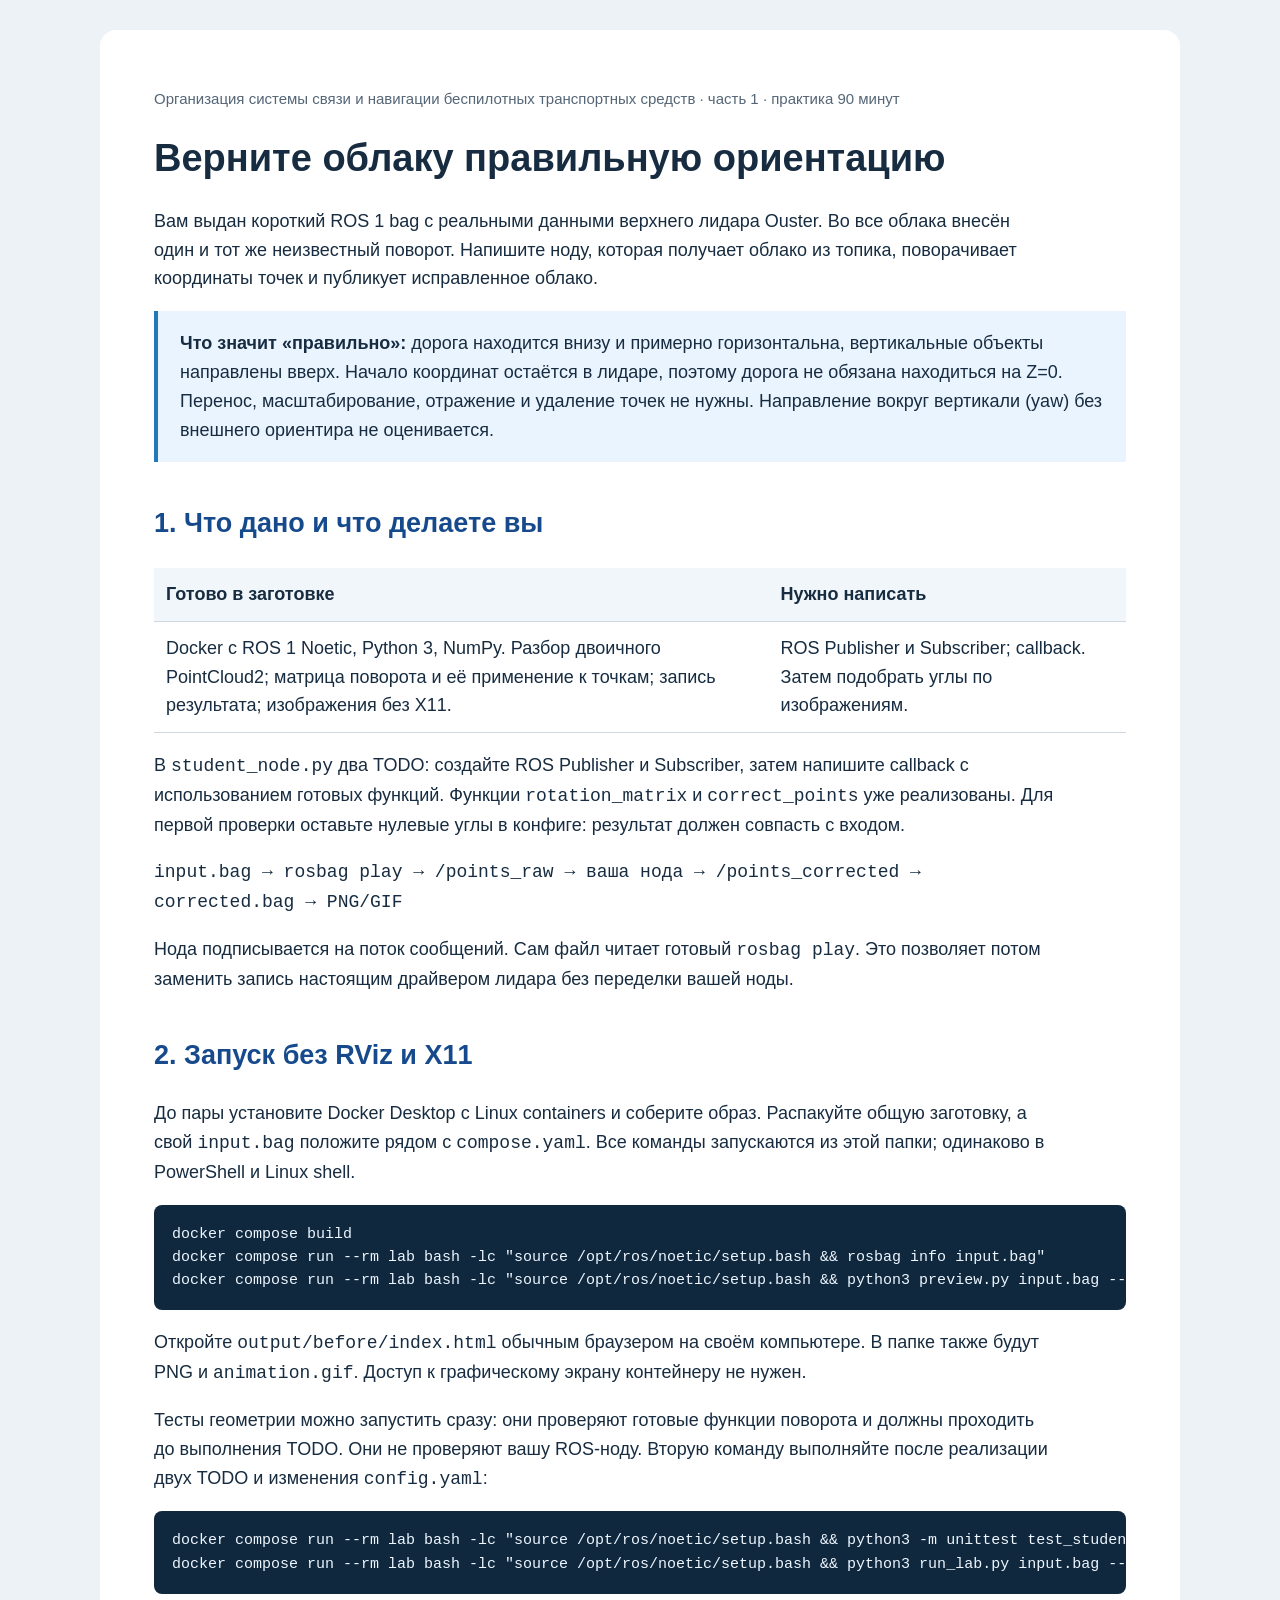
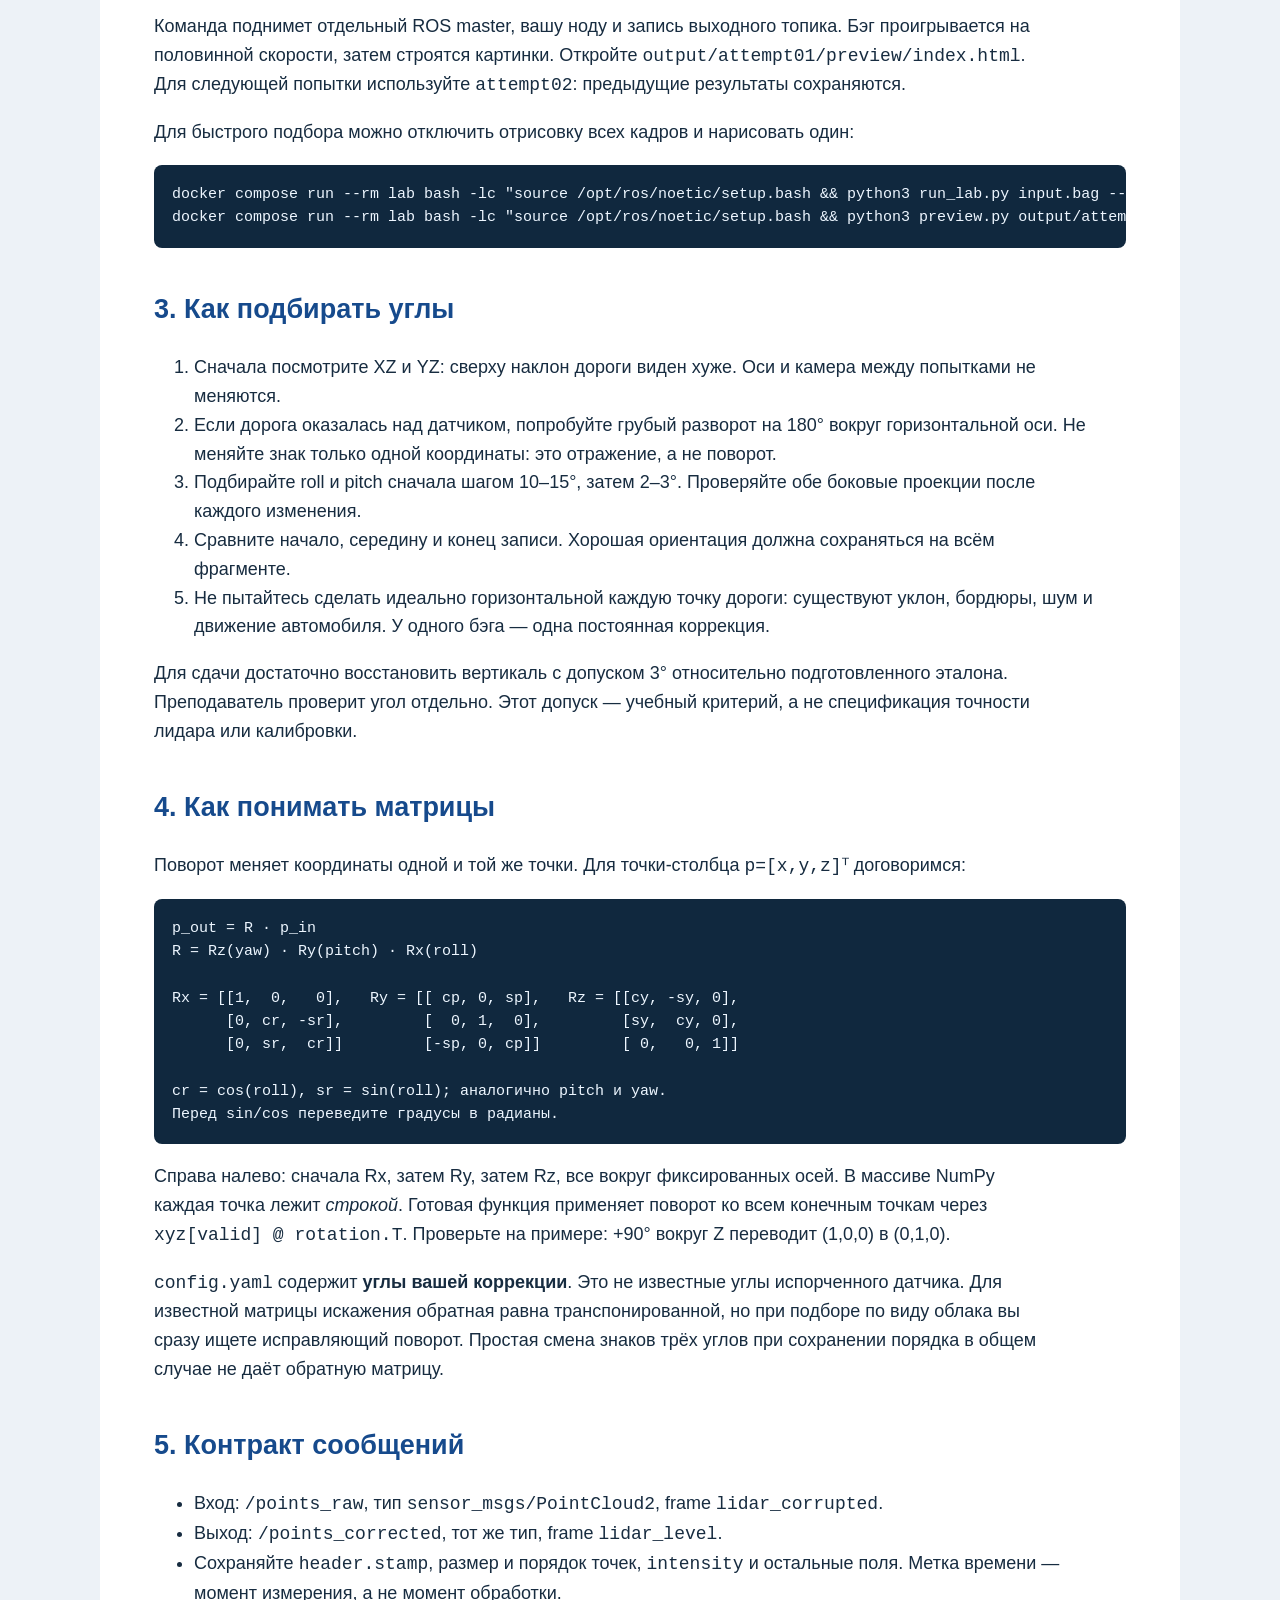
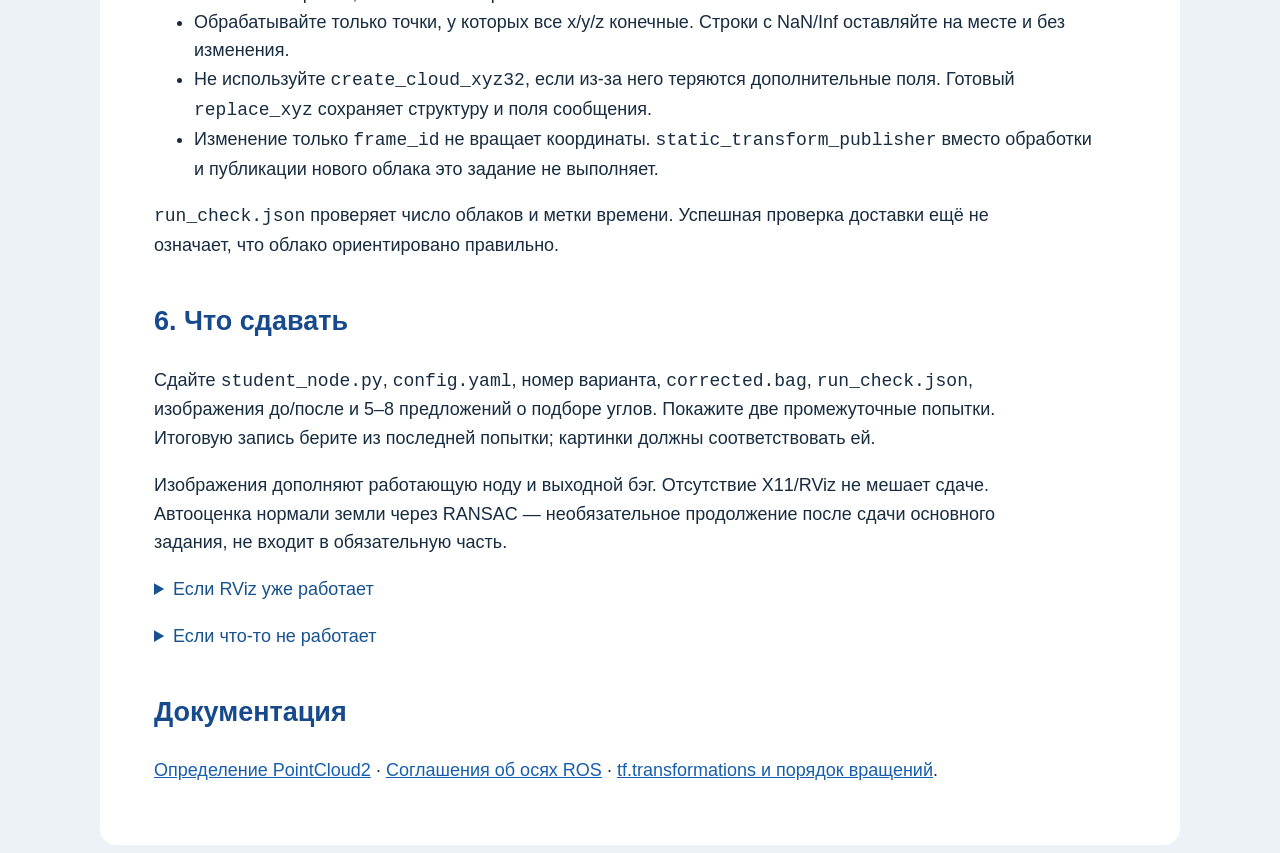
<file: practices/01-ros1-pointclouds/assignment.html>
<!doctype html><html lang="ru"><head><meta charset="utf-8"><meta name="viewport" content="width=device-width,initial-scale=1"><title>Практика ROS 1: ориентация облака</title><link rel="stylesheet" href="guide.css"></head><body><main>
<p class="meta">Организация системы связи и навигации беспилотных транспортных средств · часть 1 · практика 90 минут</p>
<h1>Верните облаку правильную ориентацию</h1>
<p>Вам выдан короткий ROS 1 bag с реальными данными верхнего лидара Ouster. Во все облака внесён один и тот же неизвестный поворот. Напишите ноду, которая получает облако из топика, поворачивает координаты точек и публикует исправленное облако.</p>
<div class="note"><b>Что значит «правильно»:</b> дорога находится внизу и примерно горизонтальна, вертикальные объекты направлены вверх. Начало координат остаётся в лидаре, поэтому дорога не обязана находиться на Z=0. Перенос, масштабирование, отражение и удаление точек не нужны. Направление вокруг вертикали (yaw) без внешнего ориентира не оценивается.</div>
<h2>1. Что дано и что делаете вы</h2>
<table><tr><th>Готово в заготовке</th><th>Нужно написать</th></tr><tr><td>Docker с ROS 1 Noetic, Python 3, NumPy. Разбор двоичного PointCloud2; матрица поворота и её применение к точкам; запись результата; изображения без X11.</td><td>ROS Publisher и Subscriber; callback. Затем подобрать углы по изображениям.</td></tr></table>
<p>В <code>student_node.py</code> два TODO: создайте ROS Publisher и Subscriber, затем напишите callback с использованием готовых функций. Функции <code>rotation_matrix</code> и <code>correct_points</code> уже реализованы. Для первой проверки оставьте нулевые углы в конфиге: результат должен совпасть с входом.</p>
<p><code>input.bag → rosbag play → /points_raw → ваша нода → /points_corrected → corrected.bag → PNG/GIF</code></p>
<p>Нода подписывается на поток сообщений. Сам файл читает готовый <code>rosbag play</code>. Это позволяет потом заменить запись настоящим драйвером лидара без переделки вашей ноды.</p>
<h2>2. Запуск без RViz и X11</h2>
<p>До пары установите Docker Desktop с Linux containers и соберите образ. Распакуйте общую заготовку, а свой <code>input.bag</code> положите рядом с <code>compose.yaml</code>. Все команды запускаются из этой папки; одинаково в PowerShell и Linux shell.</p>
<pre>docker compose build
docker compose run --rm lab bash -lc "source /opt/ros/noetic/setup.bash &amp;&amp; rosbag info input.bag"
docker compose run --rm lab bash -lc "source /opt/ros/noetic/setup.bash &amp;&amp; python3 preview.py input.bag --out output/before"</pre>
<p>Откройте <code>output/before/index.html</code> обычным браузером на своём компьютере. В папке также будут PNG и <code>animation.gif</code>. Доступ к графическому экрану контейнеру не нужен.</p>
<p>Тесты геометрии можно запустить сразу: они проверяют готовые функции поворота и должны проходить до выполнения TODO. Они не проверяют вашу ROS-ноду. Вторую команду выполняйте после реализации двух TODO и изменения <code>config.yaml</code>:</p>
<pre>docker compose run --rm lab bash -lc "source /opt/ros/noetic/setup.bash &amp;&amp; python3 -m unittest test_student -v"
docker compose run --rm lab bash -lc "source /opt/ros/noetic/setup.bash &amp;&amp; python3 run_lab.py input.bag --out output/attempt01"</pre>
<p>Команда поднимет отдельный ROS master, вашу ноду и запись выходного топика. Бэг проигрывается на половинной скорости, затем строятся картинки. Откройте <code>output/attempt01/preview/index.html</code>. Для следующей попытки используйте <code>attempt02</code>: предыдущие результаты сохраняются.</p>
<p>Для быстрого подбора можно отключить отрисовку всех кадров и нарисовать один:</p>
<pre>docker compose run --rm lab bash -lc "source /opt/ros/noetic/setup.bash &amp;&amp; python3 run_lab.py input.bag --out output/attempt02 --no-preview"
docker compose run --rm lab bash -lc "source /opt/ros/noetic/setup.bash &amp;&amp; python3 preview.py output/attempt02/corrected.bag --topic /points_corrected --out output/attempt02/preview --step 20"</pre>
<h2>3. Как подбирать углы</h2>
<ol><li>Сначала посмотрите XZ и YZ: сверху наклон дороги виден хуже. Оси и камера между попытками не меняются.</li><li>Если дорога оказалась над датчиком, попробуйте грубый разворот на 180° вокруг горизонтальной оси. Не меняйте знак только одной координаты: это отражение, а не поворот.</li><li>Подбирайте roll и pitch сначала шагом 10–15°, затем 2–3°. Проверяйте обе боковые проекции после каждого изменения.</li><li>Сравните начало, середину и конец записи. Хорошая ориентация должна сохраняться на всём фрагменте.</li><li>Не пытайтесь сделать идеально горизонтальной каждую точку дороги: существуют уклон, бордюры, шум и движение автомобиля. У одного бэга — одна постоянная коррекция.</li></ol>
<p>Для сдачи достаточно восстановить вертикаль с допуском 3° относительно подготовленного эталона. Преподаватель проверит угол отдельно. Этот допуск — учебный критерий, а не спецификация точности лидара или калибровки.</p>
<h2>4. Как понимать матрицы</h2>
<p>Поворот меняет координаты одной и той же точки. Для точки-столбца <code>p=[x,y,z]ᵀ</code> договоримся:</p>
<pre>p_out = R · p_in
R = Rz(yaw) · Ry(pitch) · Rx(roll)

Rx = [[1,  0,   0],   Ry = [[ cp, 0, sp],   Rz = [[cy, -sy, 0],
      [0, cr, -sr],         [  0, 1,  0],         [sy,  cy, 0],
      [0, sr,  cr]]         [-sp, 0, cp]]         [ 0,   0, 1]]

cr = cos(roll), sr = sin(roll); аналогично pitch и yaw.
Перед sin/cos переведите градусы в радианы.</pre>
<p>Справа налево: сначала Rx, затем Ry, затем Rz, все вокруг фиксированных осей. В массиве NumPy каждая точка лежит <em>строкой</em>. Готовая функция применяет поворот ко всем конечным точкам через <code>xyz[valid] @ rotation.T</code>. Проверьте на примере: +90° вокруг Z переводит (1,0,0) в (0,1,0).</p>
<p><code>config.yaml</code> содержит <b>углы вашей коррекции</b>. Это не известные углы испорченного датчика. Для известной матрицы искажения обратная равна транспонированной, но при подборе по виду облака вы сразу ищете исправляющий поворот. Простая смена знаков трёх углов при сохранении порядка в общем случае не даёт обратную матрицу.</p>
<h2>5. Контракт сообщений</h2>
<ul><li>Вход: <code>/points_raw</code>, тип <code>sensor_msgs/PointCloud2</code>, frame <code>lidar_corrupted</code>.</li><li>Выход: <code>/points_corrected</code>, тот же тип, frame <code>lidar_level</code>.</li><li>Сохраняйте <code>header.stamp</code>, размер и порядок точек, <code>intensity</code> и остальные поля. Метка времени — момент измерения, а не момент обработки.</li><li>Обрабатывайте только точки, у которых все x/y/z конечные. Строки с NaN/Inf оставляйте на месте и без изменения.</li><li>Не используйте <code>create_cloud_xyz32</code>, если из-за него теряются дополнительные поля. Готовый <code>replace_xyz</code> сохраняет структуру и поля сообщения.</li><li>Изменение только <code>frame_id</code> не вращает координаты. <code>static_transform_publisher</code> вместо обработки и публикации нового облака это задание не выполняет.</li></ul>
<p><code>run_check.json</code> проверяет число облаков и метки времени. Успешная проверка доставки ещё не означает, что облако ориентировано правильно.</p>
<h2>6. Что сдавать</h2>
<p>Сдайте <code>student_node.py</code>, <code>config.yaml</code>, номер варианта, <code>corrected.bag</code>, <code>run_check.json</code>, изображения до/после и 5–8 предложений о подборе углов. Покажите две промежуточные попытки. Итоговую запись берите из последней попытки; картинки должны соответствовать ей.</p>
<p>Изображения дополняют работающую ноду и выходной бэг. Отсутствие X11/RViz не мешает сдаче. Автооценка нормали земли через RANSAC — необязательное продолжение после сдачи основного задания, не входит в обязательную часть.</p>
<details><summary>Если RViz уже работает</summary><p>В готовом Linux-окружении с ROS 1 и RViz запустите <code>roscore</code>, отдельно <code>rosbag play --clock output/attempt01/corrected.bag</code> и <code>rviz -d view_corrected.rviz</code>. Выберите Fixed Frame <code>lidar_level</code>. Для просмотра исходного бэга используйте <code>lidar_corrupted</code> и <code>/points_raw</code>. Отсутствующее преобразование между этими frame нельзя заменять выдуманным identity TF. В базовый Docker GUI намеренно не включён; обязательный сценарий — PNG/GIF.</p></details>
<details><summary>Если что-то не работает</summary><ul><li><b>NotImplementedError:</b> заполните TODO; заготовка не содержит решение.</li><li><b>Нет выходных сообщений:</b> проверьте <code>student.log</code>, имена топиков и Publisher/Subscriber.</li><li><b>Потери облаков:</b> уберите рисование из callback и повторите с <code>--rate 0.25</code>.</li><li><b>TF error в RViz:</b> Fixed Frame должен совпадать с frame отображаемого облака.</li><li><b>Docker не подключается:</b> запустите Docker Desktop и Linux containers до пары.</li><li><b>Дорога исчезла:</b> сравните PNG с прежними осями; не меняйте автоматический масштаб. При необходимости задайте одинаковый <code>--radius</code> для обеих картинок.</li></ul></details>
<h2>Документация</h2>
<p><a href="https://raw.githubusercontent.com/ros/common_msgs/noetic-devel/sensor_msgs/msg/PointCloud2.msg">Определение PointCloud2</a> · <a href="https://raw.githubusercontent.com/ros-infrastructure/rep/master/rep-0103.rst">Соглашения об осях ROS</a> · <a href="https://raw.githubusercontent.com/ros/geometry/noetic-devel/tf/src/tf/transformations.py">tf.transformations и порядок вращений</a>.</p>
</main></body></html>
</file>
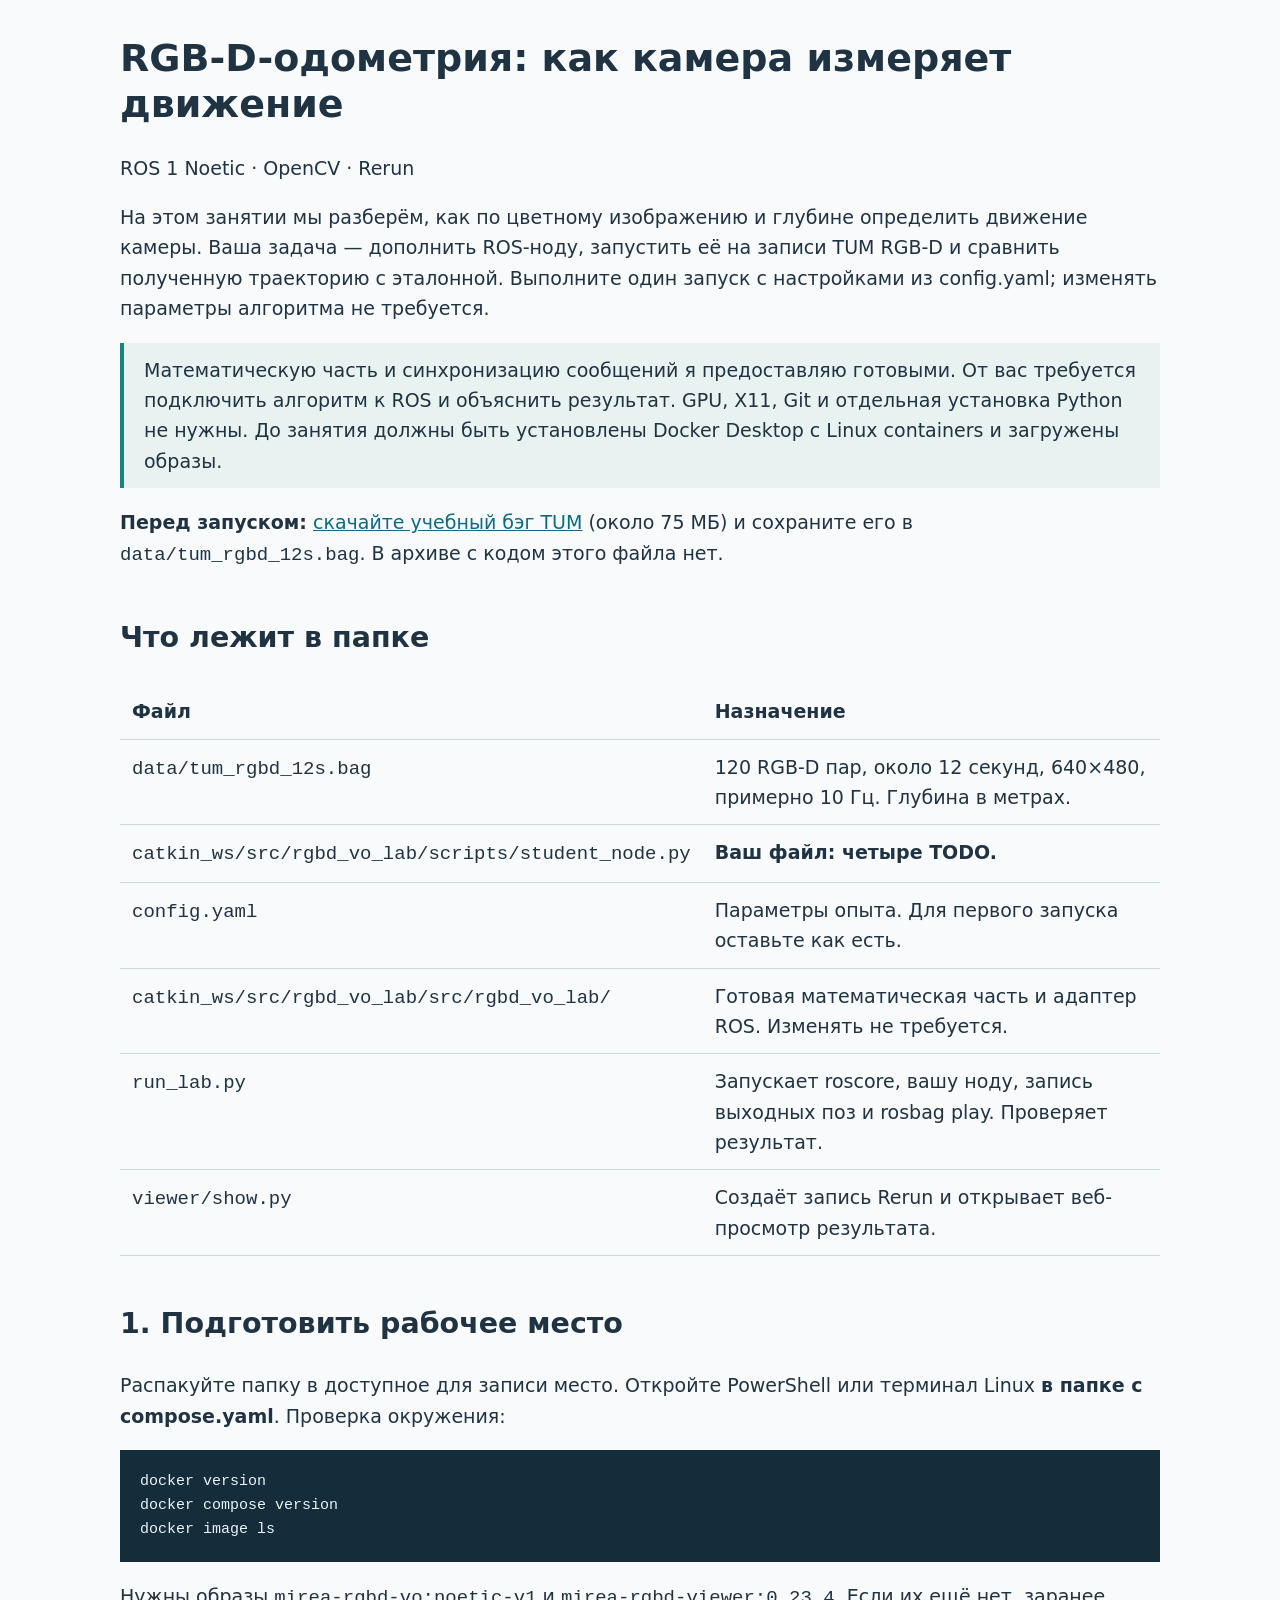
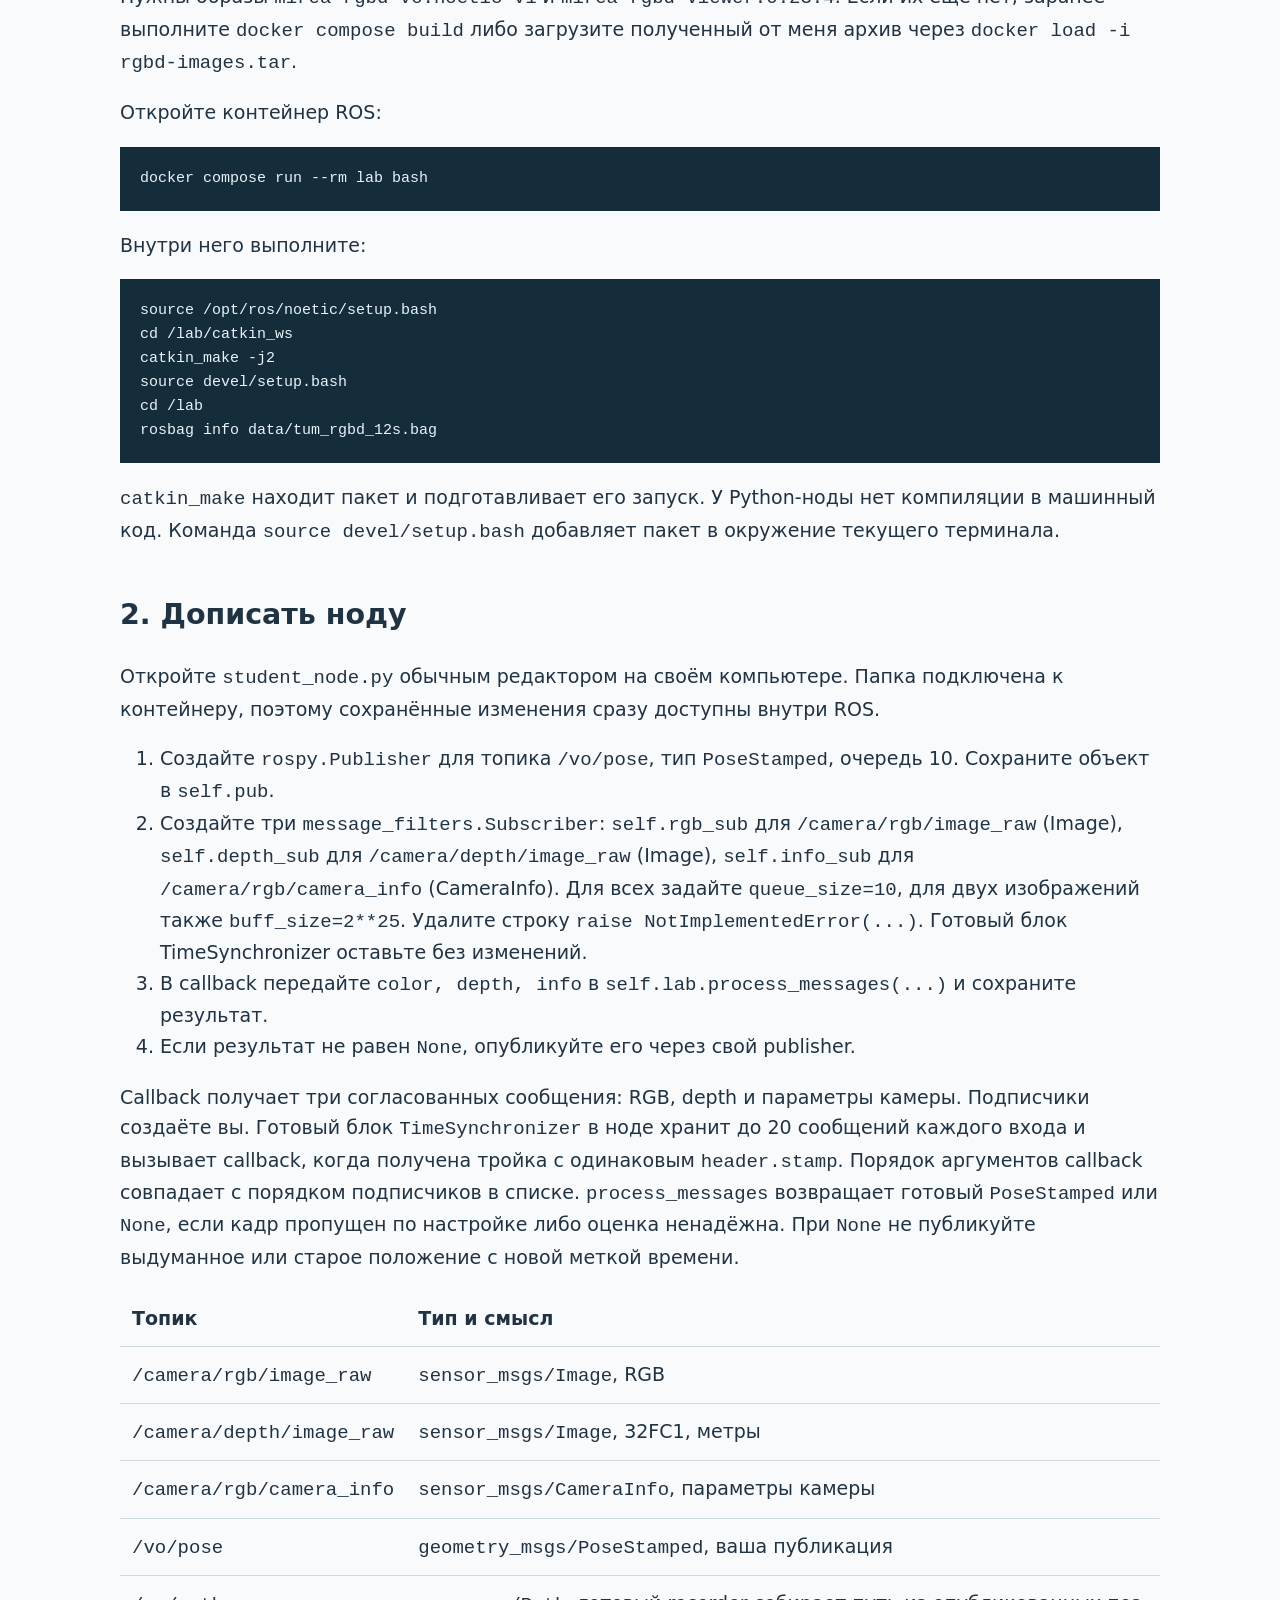
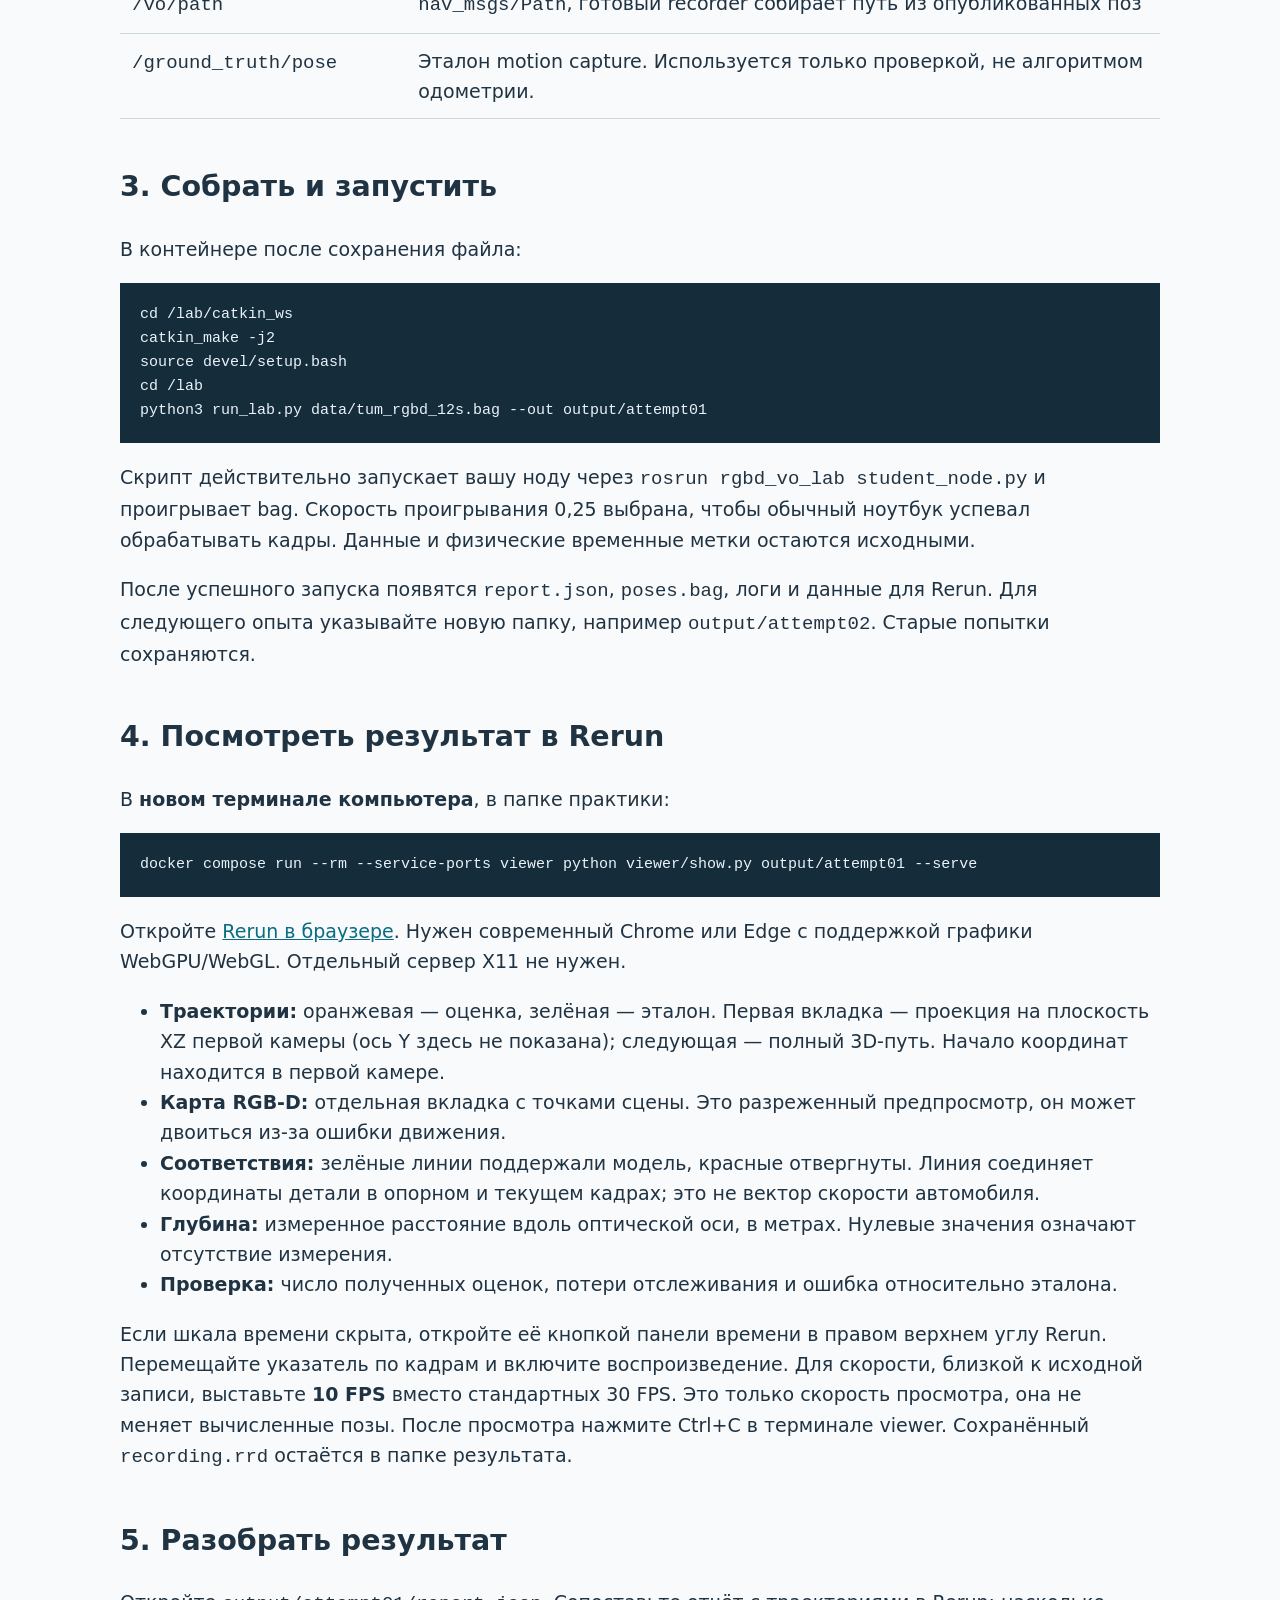
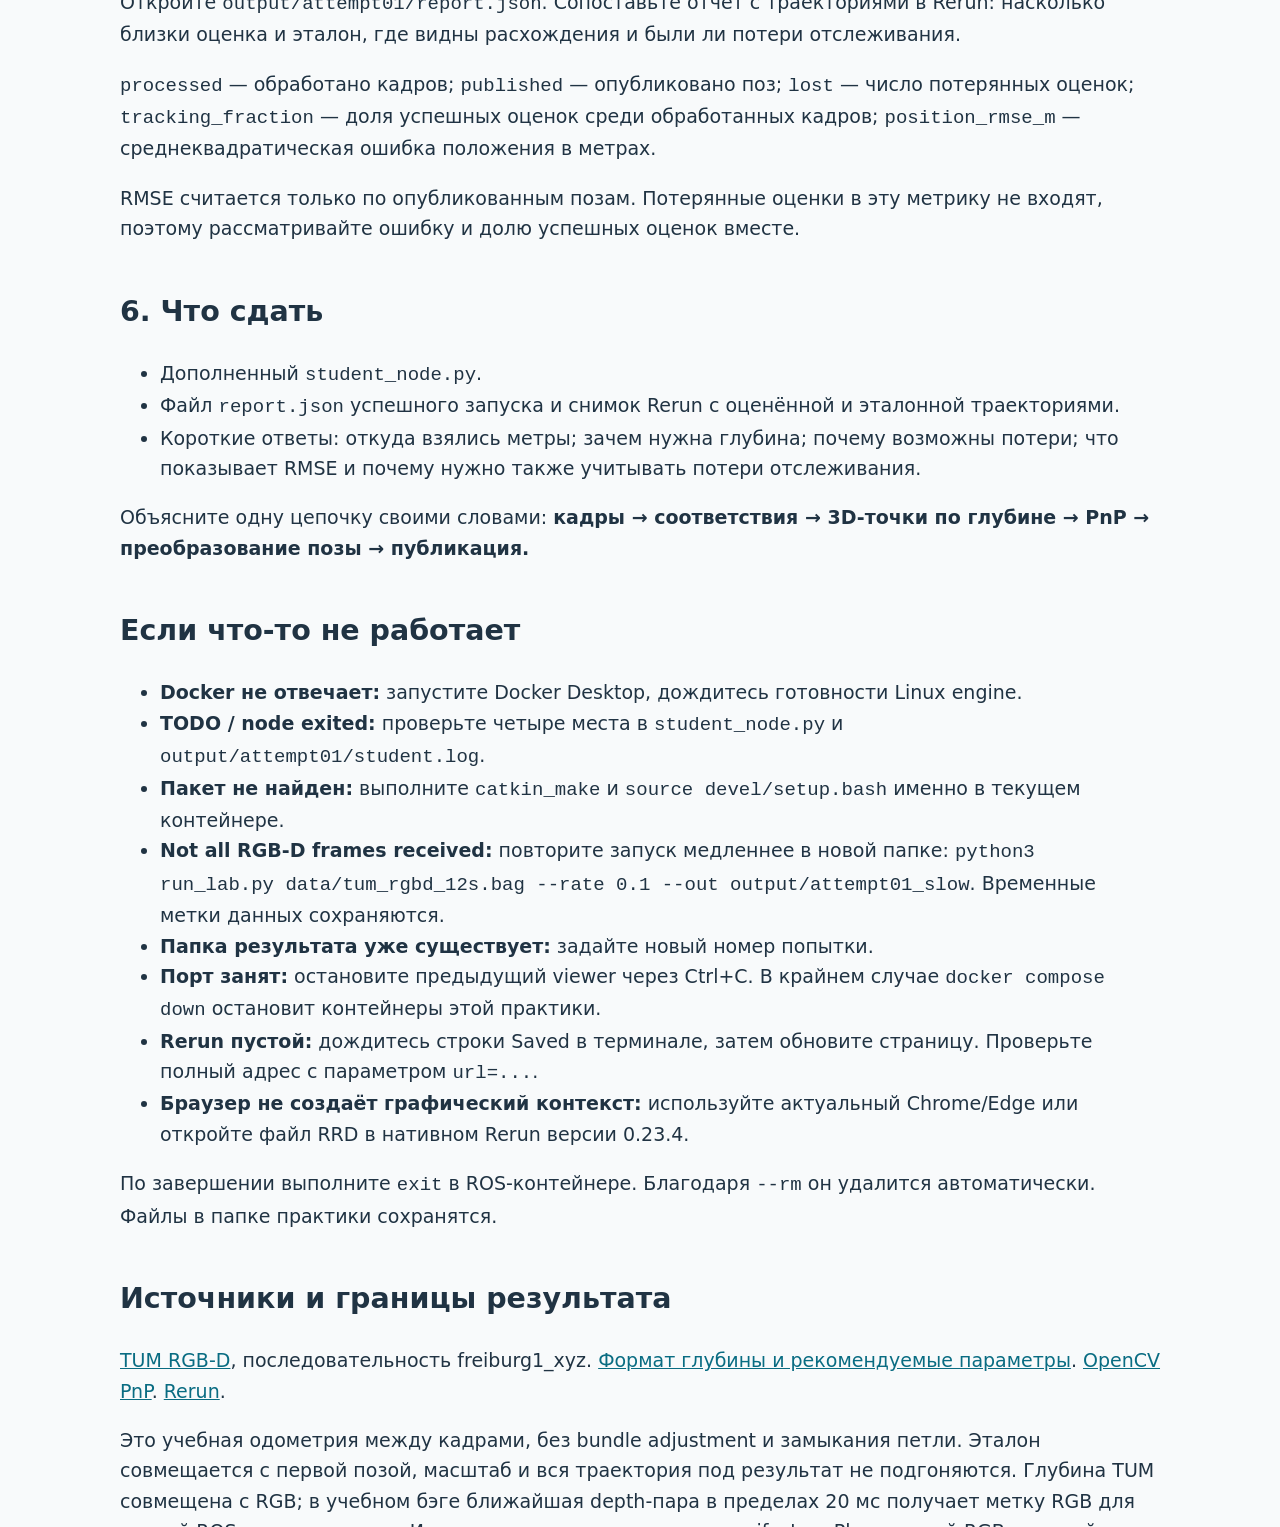
<file: practices/02-ros1-rgbd-odometry/assignment.html>
<!doctype html><html lang="ru"><meta charset="utf-8"><meta name="viewport" content="width=device-width,initial-scale=1">
<title>Практика: RGB-D-одометрия в ROS 1</title>
<style>body{font:19px/1.6 system-ui,sans-serif;max-width:1040px;margin:36px auto;padding:0 24px;color:#203343;background:#f8fafb}h1{font-size:38px;line-height:1.2}h2{margin-top:45px}a{color:#096c82}pre{background:#152c3b;color:#e9f3f9;padding:20px;overflow:auto;font:15px/1.6 Consolas,monospace}code{font-family:Consolas,monospace}td,th{padding:12px;text-align:left;vertical-align:top;border-bottom:1px solid #cbd8df}table{border-collapse:collapse;width:100%}.note{border-left:4px solid #148579;padding:12px 20px;background:#e8f3f1}.time{color:#547180}</style>
<h1>RGB-D-одометрия: как камера измеряет движение</h1>
<p>ROS 1 Noetic · OpenCV · Rerun</p>
<p>На этом занятии мы разберём, как по цветному изображению и глубине определить движение камеры. Ваша задача — дополнить ROS-ноду, запустить её на записи TUM RGB-D и сравнить полученную траекторию с эталонной. Выполните один запуск с настройками из config.yaml; изменять параметры алгоритма не требуется.</p>
<p class="note">Математическую часть и синхронизацию сообщений я предоставляю готовыми. От вас требуется подключить алгоритм к ROS и объяснить результат. GPU, X11, Git и отдельная установка Python не нужны. До занятия должны быть установлены Docker Desktop с Linux containers и загружены образы.</p>
<p><b>Перед запуском:</b> <a href="https://github.com/LIvanoff/autonomous-vehicle-comms-navigation/raw/29c96ba7e98efba7c77fafe587646913174e33c1/practices/02-ros1-rgbd-odometry/data/tum_rgbd_12s.bag">скачайте учебный бэг TUM</a> (около 75 МБ) и сохраните его в <code>data/tum_rgbd_12s.bag</code>. В архиве с кодом этого файла нет.</p>
<h2>Что лежит в папке</h2>
<table><tr><th>Файл</th><th>Назначение</th></tr>
<tr><td><code>data/tum_rgbd_12s.bag</code></td><td>120 RGB-D пар, около 12 секунд, 640×480, примерно 10 Гц. Глубина в метрах.</td></tr>
<tr><td><code>catkin_ws/src/rgbd_vo_lab/scripts/student_node.py</code></td><td><b>Ваш файл: четыре TODO.</b></td></tr>
<tr><td><code>config.yaml</code></td><td>Параметры опыта. Для первого запуска оставьте как есть.</td></tr>
<tr><td><code>catkin_ws/src/rgbd_vo_lab/src/rgbd_vo_lab/</code></td><td>Готовая математическая часть и адаптер ROS. Изменять не требуется.</td></tr>
<tr><td><code>run_lab.py</code></td><td>Запускает roscore, вашу ноду, запись выходных поз и rosbag play. Проверяет результат.</td></tr>
<tr><td><code>viewer/show.py</code></td><td>Создаёт запись Rerun и открывает веб-просмотр результата.</td></tr></table>
<h2>1. Подготовить рабочее место</h2>
<p>Распакуйте папку в доступное для записи место. Откройте PowerShell или терминал Linux <b>в папке с compose.yaml</b>. Проверка окружения:</p>
<pre>docker version
docker compose version
docker image ls</pre>
<p>Нужны образы <code>mirea-rgbd-vo:noetic-v1</code> и <code>mirea-rgbd-viewer:0.23.4</code>. Если их ещё нет, заранее выполните <code>docker compose build</code> либо загрузите полученный от меня архив через <code>docker load -i rgbd-images.tar</code>.</p>
<p>Откройте контейнер ROS:</p>
<pre>docker compose run --rm lab bash</pre>
<p>Внутри него выполните:</p>
<pre>source /opt/ros/noetic/setup.bash
cd /lab/catkin_ws
catkin_make -j2
source devel/setup.bash
cd /lab
rosbag info data/tum_rgbd_12s.bag</pre>
<p><code>catkin_make</code> находит пакет и подготавливает его запуск. У Python-ноды нет компиляции в машинный код. Команда <code>source devel/setup.bash</code> добавляет пакет в окружение текущего терминала.</p>
<h2>2. Дописать ноду</h2>
<p>Откройте <code>student_node.py</code> обычным редактором на своём компьютере. Папка подключена к контейнеру, поэтому сохранённые изменения сразу доступны внутри ROS.</p>
<ol><li>Создайте <code>rospy.Publisher</code> для топика <code>/vo/pose</code>, тип <code>PoseStamped</code>, очередь 10. Сохраните объект в <code>self.pub</code>.</li>
<li>Создайте три <code>message_filters.Subscriber</code>: <code>self.rgb_sub</code> для <code>/camera/rgb/image_raw</code> (Image), <code>self.depth_sub</code> для <code>/camera/depth/image_raw</code> (Image), <code>self.info_sub</code> для <code>/camera/rgb/camera_info</code> (CameraInfo). Для всех задайте <code>queue_size=10</code>, для двух изображений также <code>buff_size=2**25</code>. Удалите строку <code>raise NotImplementedError(...)</code>. Готовый блок TimeSynchronizer оставьте без изменений.</li>
<li>В callback передайте <code>color, depth, info</code> в <code>self.lab.process_messages(...)</code> и сохраните результат.</li>
<li>Если результат не равен <code>None</code>, опубликуйте его через свой publisher.</li></ol>
<p>Callback получает три согласованных сообщения: RGB, depth и параметры камеры. Подписчики создаёте вы. Готовый блок <code>TimeSynchronizer</code> в ноде хранит до 20 сообщений каждого входа и вызывает callback, когда получена тройка с одинаковым <code>header.stamp</code>. Порядок аргументов callback совпадает с порядком подписчиков в списке. <code>process_messages</code> возвращает готовый <code>PoseStamped</code> или <code>None</code>, если кадр пропущен по настройке либо оценка ненадёжна. При <code>None</code> не публикуйте выдуманное или старое положение с новой меткой времени.</p>
<table><tr><th>Топик</th><th>Тип и смысл</th></tr>
<tr><td><code>/camera/rgb/image_raw</code></td><td><code>sensor_msgs/Image</code>, RGB</td></tr>
<tr><td><code>/camera/depth/image_raw</code></td><td><code>sensor_msgs/Image</code>, 32FC1, метры</td></tr>
<tr><td><code>/camera/rgb/camera_info</code></td><td><code>sensor_msgs/CameraInfo</code>, параметры камеры</td></tr>
<tr><td><code>/vo/pose</code></td><td><code>geometry_msgs/PoseStamped</code>, ваша публикация</td></tr>
<tr><td><code>/vo/path</code></td><td><code>nav_msgs/Path</code>, готовый recorder собирает путь из опубликованных поз</td></tr>
<tr><td><code>/ground_truth/pose</code></td><td>Эталон motion capture. Используется только проверкой, не алгоритмом одометрии.</td></tr></table>
<h2>3. Собрать и запустить</h2>
<p>В контейнере после сохранения файла:</p>
<pre>cd /lab/catkin_ws
catkin_make -j2
source devel/setup.bash
cd /lab
python3 run_lab.py data/tum_rgbd_12s.bag --out output/attempt01</pre>
<p>Скрипт действительно запускает вашу ноду через <code>rosrun rgbd_vo_lab student_node.py</code> и проигрывает bag. Скорость проигрывания 0,25 выбрана, чтобы обычный ноутбук успевал обрабатывать кадры. Данные и физические временные метки остаются исходными.</p>
<p>После успешного запуска появятся <code>report.json</code>, <code>poses.bag</code>, логи и данные для Rerun. Для следующего опыта указывайте новую папку, например <code>output/attempt02</code>. Старые попытки сохраняются.</p>
<h2>4. Посмотреть результат в Rerun</h2>
<p>В <b>новом терминале компьютера</b>, в папке практики:</p>
<pre>docker compose run --rm --service-ports viewer python viewer/show.py output/attempt01 --serve</pre>
<p>Откройте <a href="http://localhost:9090/?url=rerun%2Bhttp%3A%2F%2Flocalhost%3A9876%2Fproxy">Rerun в браузере</a>. Нужен современный Chrome или Edge с поддержкой графики WebGPU/WebGL. Отдельный сервер X11 не нужен.</p>
<ul><li><b>Траектории:</b> оранжевая — оценка, зелёная — эталон. Первая вкладка — проекция на плоскость XZ первой камеры (ось Y здесь не показана); следующая — полный 3D-путь. Начало координат находится в первой камере.</li>
<li><b>Карта RGB-D:</b> отдельная вкладка с точками сцены. Это разреженный предпросмотр, он может двоиться из-за ошибки движения.</li>
<li><b>Соответствия:</b> зелёные линии поддержали модель, красные отвергнуты. Линия соединяет координаты детали в опорном и текущем кадрах; это не вектор скорости автомобиля.</li>
<li><b>Глубина:</b> измеренное расстояние вдоль оптической оси, в метрах. Нулевые значения означают отсутствие измерения.</li>
<li><b>Проверка:</b> число полученных оценок, потери отслеживания и ошибка относительно эталона.</li></ul>
<p>Если шкала времени скрыта, откройте её кнопкой панели времени в правом верхнем углу Rerun. Перемещайте указатель по кадрам и включите воспроизведение. Для скорости, близкой к исходной записи, выставьте <b>10 FPS</b> вместо стандартных 30 FPS. Это только скорость просмотра, она не меняет вычисленные позы. После просмотра нажмите Ctrl+C в терминале viewer. Сохранённый <code>recording.rrd</code> остаётся в папке результата.</p>
<h2>5. Разобрать результат</h2>
<p>Откройте <code>output/attempt01/report.json</code>. Сопоставьте отчёт с траекториями в Rerun: насколько близки оценка и эталон, где видны расхождения и были ли потери отслеживания.</p>
<p><code>processed</code> — обработано кадров; <code>published</code> — опубликовано поз; <code>lost</code> — число потерянных оценок; <code>tracking_fraction</code> — доля успешных оценок среди обработанных кадров; <code>position_rmse_m</code> — среднеквадратическая ошибка положения в метрах.</p>
<p>RMSE считается только по опубликованным позам. Потерянные оценки в эту метрику не входят, поэтому рассматривайте ошибку и долю успешных оценок вместе.</p>
<h2>6. Что сдать</h2>
<ul><li>Дополненный <code>student_node.py</code>.</li><li>Файл <code>report.json</code> успешного запуска и снимок Rerun с оценённой и эталонной траекториями.</li><li>Короткие ответы: откуда взялись метры; зачем нужна глубина; почему возможны потери; что показывает RMSE и почему нужно также учитывать потери отслеживания.</li></ul>
<p>Объясните одну цепочку своими словами: <b>кадры → соответствия → 3D-точки по глубине → PnP → преобразование позы → публикация.</b></p>
<h2>Если что-то не работает</h2>
<ul><li><b>Docker не отвечает:</b> запустите Docker Desktop, дождитесь готовности Linux engine.</li><li><b>TODO / node exited:</b> проверьте четыре места в <code>student_node.py</code> и <code>output/attempt01/student.log</code>.</li><li><b>Пакет не найден:</b> выполните <code>catkin_make</code> и <code>source devel/setup.bash</code> именно в текущем контейнере.</li><li><b>Not all RGB-D frames received:</b> повторите запуск медленнее в новой папке: <code>python3 run_lab.py data/tum_rgbd_12s.bag --rate 0.1 --out output/attempt01_slow</code>. Временные метки данных сохраняются.</li><li><b>Папка результата уже существует:</b> задайте новый номер попытки.</li><li><b>Порт занят:</b> остановите предыдущий viewer через Ctrl+C. В крайнем случае <code>docker compose down</code> остановит контейнеры этой практики.</li><li><b>Rerun пустой:</b> дождитесь строки Saved в терминале, затем обновите страницу. Проверьте полный адрес с параметром <code>url=...</code>.</li><li><b>Браузер не создаёт графический контекст:</b> используйте актуальный Chrome/Edge или откройте файл RRD в нативном Rerun версии 0.23.4.</li></ul>
<p>По завершении выполните <code>exit</code> в ROS-контейнере. Благодаря <code>--rm</code> он удалится автоматически. Файлы в папке практики сохранятся.</p>
<h2>Источники и границы результата</h2>
<p><a href="https://cvg.cit.tum.de/data/datasets/rgbd-dataset">TUM RGB-D</a>, последовательность freiburg1_xyz. <a href="https://cvg.cit.tum.de/data/datasets/rgbd-dataset/file_formats">Формат глубины и рекомендуемые параметры</a>. <a href="https://docs.opencv.org/4.2.0/d5/d1f/calib3d_solvePnP.html">OpenCV PnP</a>. <a href="https://rerun.io/">Rerun</a>.</p>
<p>Это учебная одометрия между кадрами, без bundle adjustment и замыкания петли. Эталон совмещается с первой позой, масштаб и вся траектория под результат не подгоняются. Глубина TUM совмещена с RGB; в учебном бэге ближайшая depth-пара в пределах 20 мс получает метку RGB для точной ROS-синхронизации. Исходные метки сохранены в manifest. nuPlan с одной RGB-камерой не подходит для запуска этой RGB-D-ноды.</p>
</html>
</file>
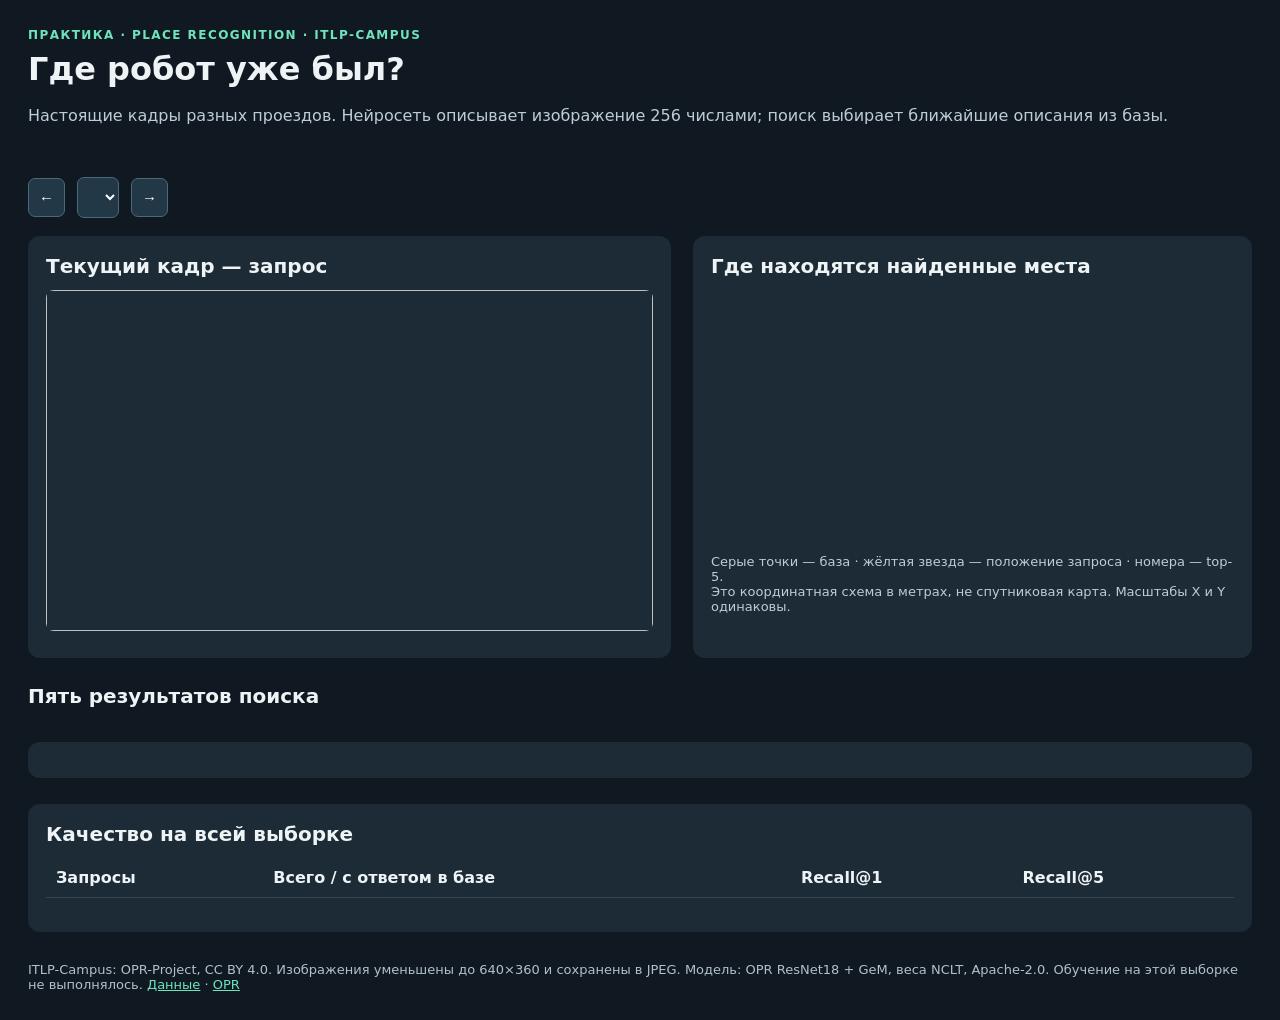
<file: practices/03-place-recognition/report_template.html>
<!doctype html><html lang="ru"><meta charset="utf-8"><meta name="viewport" content="width=device-width,initial-scale=1">
<title>ITLP-Campus · поиск места на CPU</title>
<style>
*{box-sizing:border-box}body{margin:0;background:#101921;color:#eef3f5;font:16px system-ui,sans-serif}main{max-width:1450px;margin:auto;padding:28px}h1{font-size:32px;margin:8px 0}h2{font-size:20px;margin:0 0 12px}p{line-height:1.55;color:#bdcdd6}.eyebrow{color:#6ee4bb;letter-spacing:.12em;font-size:12px;font-weight:700}.stats{display:flex;flex-wrap:wrap;gap:12px;margin:24px 0}.stat{background:#1c2b36;border:1px solid #304553;border-radius:12px;padding:14px 20px;flex:1;min-width:170px}.stat strong{display:block;font-size:25px;margin-bottom:3px}.stat span{font-size:13px;color:#b6cad6}.controls{display:flex;align-items:center;gap:12px;flex-wrap:wrap;margin-bottom:18px}select,button{background:#233846;color:#fff;padding:10px;border:1px solid #4c697a;border-radius:7px;font-size:15px}button{cursor:pointer}.hero{display:grid;grid-template-columns:1.15fr 1fr;gap:22px}.panel{background:#1c2b36;border-radius:12px;padding:18px;min-width:0}.photo{width:100%;display:block;border-radius:8px;aspect-ratio:16/9;object-fit:cover}.caption{font-size:13px;color:#b6cad6;margin-top:9px;overflow-wrap:anywhere}.matches{display:grid;grid-template-columns:repeat(5,1fr);gap:12px;margin-top:14px}.match{padding:10px;background:#1c2b36;border:2px solid #ed9b7c;border-radius:10px}.match.ok{border-color:#6ee4bb}.badge{display:inline-block;font-size:12px;font-weight:700;padding:4px 7px;border-radius:5px;background:#ed9b7c;color:#13222b;margin:8px 0}.ok .badge{background:#6ee4bb}.map{width:100%;height:260px}.legend{font-size:13px;color:#bdcdd6}.truth{display:flex;gap:14px;align-items:center;margin-top:20px}.truth img{width:220px;border-radius:8px}.section{margin-top:26px}table{border-collapse:collapse;width:100%}td,th{text-align:left;padding:10px;border-bottom:1px solid #304553}a{color:#6ee4bb}footer{margin-top:30px;font-size:13px;color:#afc1cb}#status{font-weight:600} @media(max-width:850px){.hero{grid-template-columns:1fr}.matches{grid-template-columns:repeat(2,1fr)}main{padding:16px}.truth img{width:140px}}
</style>
<main><div class="eyebrow">ПРАКТИКА · PLACE RECOGNITION · ITLP-CAMPUS</div><h1>Где робот уже был?</h1>
<p>Настоящие кадры разных проездов. Нейросеть описывает изображение 256 числами; поиск выбирает ближайшие описания из базы.</p>
<div class="stats" id="stats"></div><div class="controls"><button id="prev">←</button><select id="query"></select><button id="next">→</button><span id="status"></span></div>
<div class="hero"><section class="panel"><h2>Текущий кадр — запрос</h2><img class="photo" id="queryImage"><div class="caption" id="queryCaption"></div></section><section class="panel"><h2>Где находятся найденные места</h2><svg id="map" class="map" viewBox="0 0 600 280" aria-label="Карта координат робота"></svg><div class="legend">Серые точки — база · жёлтая звезда — положение запроса · номера — top-5.<br>Это координатная схема в метрах, не спутниковая карта. Масштабы X и Y одинаковы.</div></section></div>
<section class="section"><h2>Пять результатов поиска</h2><div id="matches" class="matches"></div></section>
<div class="panel truth" id="truth"></div>
<section class="section panel"><h2>Качество на всей выборке</h2><table><thead><tr><th>Запросы</th><th>Всего / с ответом в базе</th><th>Recall@1</th><th>Recall@5</th></tr></thead><tbody id="metrics"></tbody></table><p id="method"></p></section>
<footer>ITLP-Campus: OPR-Project, CC BY 4.0. Изображения уменьшены до 640×360 и сохранены в JPEG. Модель: OPR ResNet18 + GeM, веса NCLT, Apache-2.0. Обучение на этой выборке не выполнялось. <a href="https://github.com/OPR-Project/ITLP-Campus">Данные</a> · <a href="https://github.com/OPR-Project/OpenPlaceRecognition">OPR</a></footer></main>
<script>
const DATA=__REPORT_JSON__;
const $=id=>document.getElementById(id), pct=v=>v===null?'—':(100*v).toFixed(1)+'%';
const time=DATA.timings;
$('stats').innerHTML=[['CPU / FP32',DATA.mode], [DATA.database_count+' + '+DATA.query_count,'кадров базы + запросов'],[time.queries_s?time.queries_s.toFixed(2)+' с':'из кэша','получение дескрипторов запросов'],[DATA.peak_process_rss_mib.toFixed(0)+' МиБ','пиковая память процесса до отчёта']].map(([a,b])=>`<div class="stat"><strong>${a}</strong><span>${b}</span></div>`).join('');
DATA.results.forEach((r,i)=>{const opt=document.createElement('option');opt.value=i;opt.textContent=`${i+1}. ${r.query.group==='day'?'День':'Ночь'} · кадр ${r.query.row}`;$('query').append(opt)});
for(const [key,label] of [['all','Все'],['day','День → осенняя дневная база'],['night','Ночь → осенняя дневная база']]){const m=DATA.metrics[key];$('metrics').innerHTML+=`<tr><td>${label}</td><td>${m.queries} / ${m.evaluated}</td><td>${pct(m['recall@1'])}</td><td>${pct(m['recall@5'])}</td></tr>`}
$('method').textContent=`Правильным считается место не дальше ${DATA.radius_m} м по координатам XY. Направление камеры здесь не проверяется. Recall@5 — доля запросов хотя бы с одним правильным результатом среди первых пяти. Запросы без ответа в базе исключены из Recall и отдельно учтены в results.json. Число сходства не является вероятностью. Это учебная выборка, не официальный результат на всём датасете.`;
function show(){const i=+$('query').value,r=DATA.results[i],q=r.query; $('queryImage').src=DATA.images[q.id];$('queryImage').alt='Изображение запроса';$('queryCaption').textContent=`${q.track} · XY: ${q.xy.map(v=>v.toFixed(1)).join(', ')} м`;
$('status').textContent=!r.eligible?'В базе нет места в заданном радиусе':r.matches[0].correct?'Top-1: правильное место':'Top-1: ошибка поиска';
$('matches').innerHTML=r.matches.map((m,j)=>{const db=DATA.database[m.index];return `<article class="match ${m.correct?'ok':''}"><h2>№ ${j+1}</h2><img class="photo" alt="Результат ${j+1}" src="${DATA.images[db.id]}"><span class="badge">${m.correct?'В радиусе':'Вне радиуса'}</span><div>${m.metres.toFixed(1)} м до запроса</div><div class="caption">Сходство: ${m.similarity.toFixed(4)}<br>Кадр базы: ${db.row}</div></article>`}).join('');
const gt=DATA.database[r.nearest_gt];$('truth').innerHTML=`<img src="${DATA.images[gt.id]}" alt="Ближайший по координатам кадр"><div><h2>Для проверки: ближайший кадр по координатам</h2><p>${r.nearest_gt_m.toFixed(1)} м от запроса. Он выбран по разметке датасета, независимо от нейросети. Это один из возможных правильных ответов; видимость сцены и направление камеры могут отличаться.</p></div>`;
const points=DATA.database.map(d=>d.xy).concat([q.xy]);const xs=points.map(p=>p[0]),ys=points.map(p=>p[1]);const minx=Math.min(...xs),maxx=Math.max(...xs),miny=Math.min(...ys),maxy=Math.max(...ys);const scale=Math.min(550/(maxx-minx||1),230/(maxy-miny||1));const xy=p=>[300+(p[0]-(minx+maxx)/2)*scale,140-(p[1]-(miny+maxy)/2)*scale];
let svg=points.slice(0,-1).map(p=>{const [x,y]=xy(p);return `<circle cx="${x}" cy="${y}" r="2" fill="#607786"/>`}).join('');const [qx,qy]=xy(q.xy);svg+=`<circle cx="${qx}" cy="${qy}" r="${DATA.radius_m*scale}" fill="#f5ca5e" fill-opacity=".10" stroke="#f5ca5e" stroke-dasharray="4 4"/>`;
r.matches.forEach((m,j)=>{const [x,y]=xy(DATA.database[m.index].xy),c=m.correct?'#6ee4bb':'#ed9b7c';svg+=`<line x1="${qx}" y1="${qy}" x2="${x}" y2="${y}" stroke="${c}" opacity=".5"/><circle cx="${x}" cy="${y}" r="10" fill="${c}"/><text x="${x}" y="${y+4}" text-anchor="middle" font-size="12" fill="#12212b">${j+1}</text>`});svg+=`<text x="${qx}" y="${qy+6}" text-anchor="middle" font-size="23" fill="#ffd366">★</text>`;$('map').innerHTML=svg;}
$('query').onchange=show;$('prev').onclick=()=>{$('query').value=(+$('query').value+DATA.results.length-1)%DATA.results.length;show()};$('next').onclick=()=>{$('query').value=(+$('query').value+1)%DATA.results.length;show()};show();
</script></html>
</file>
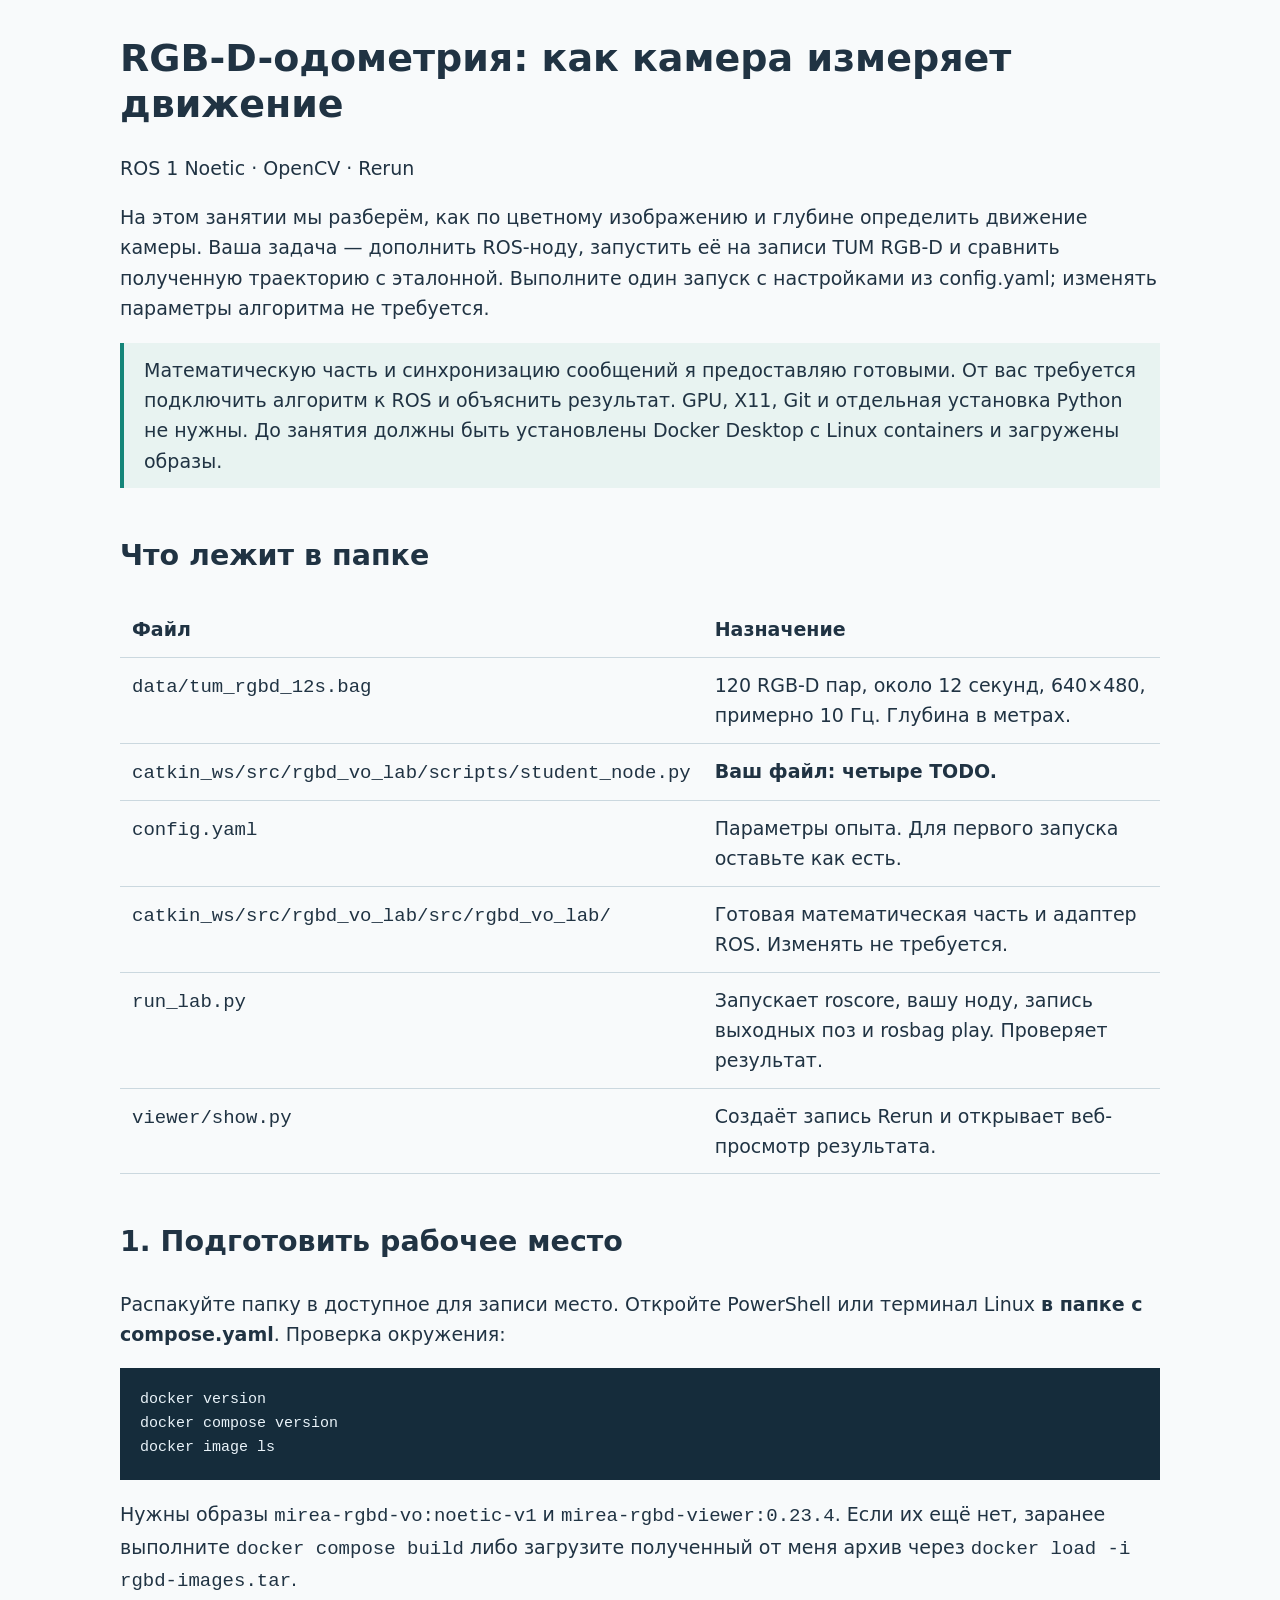
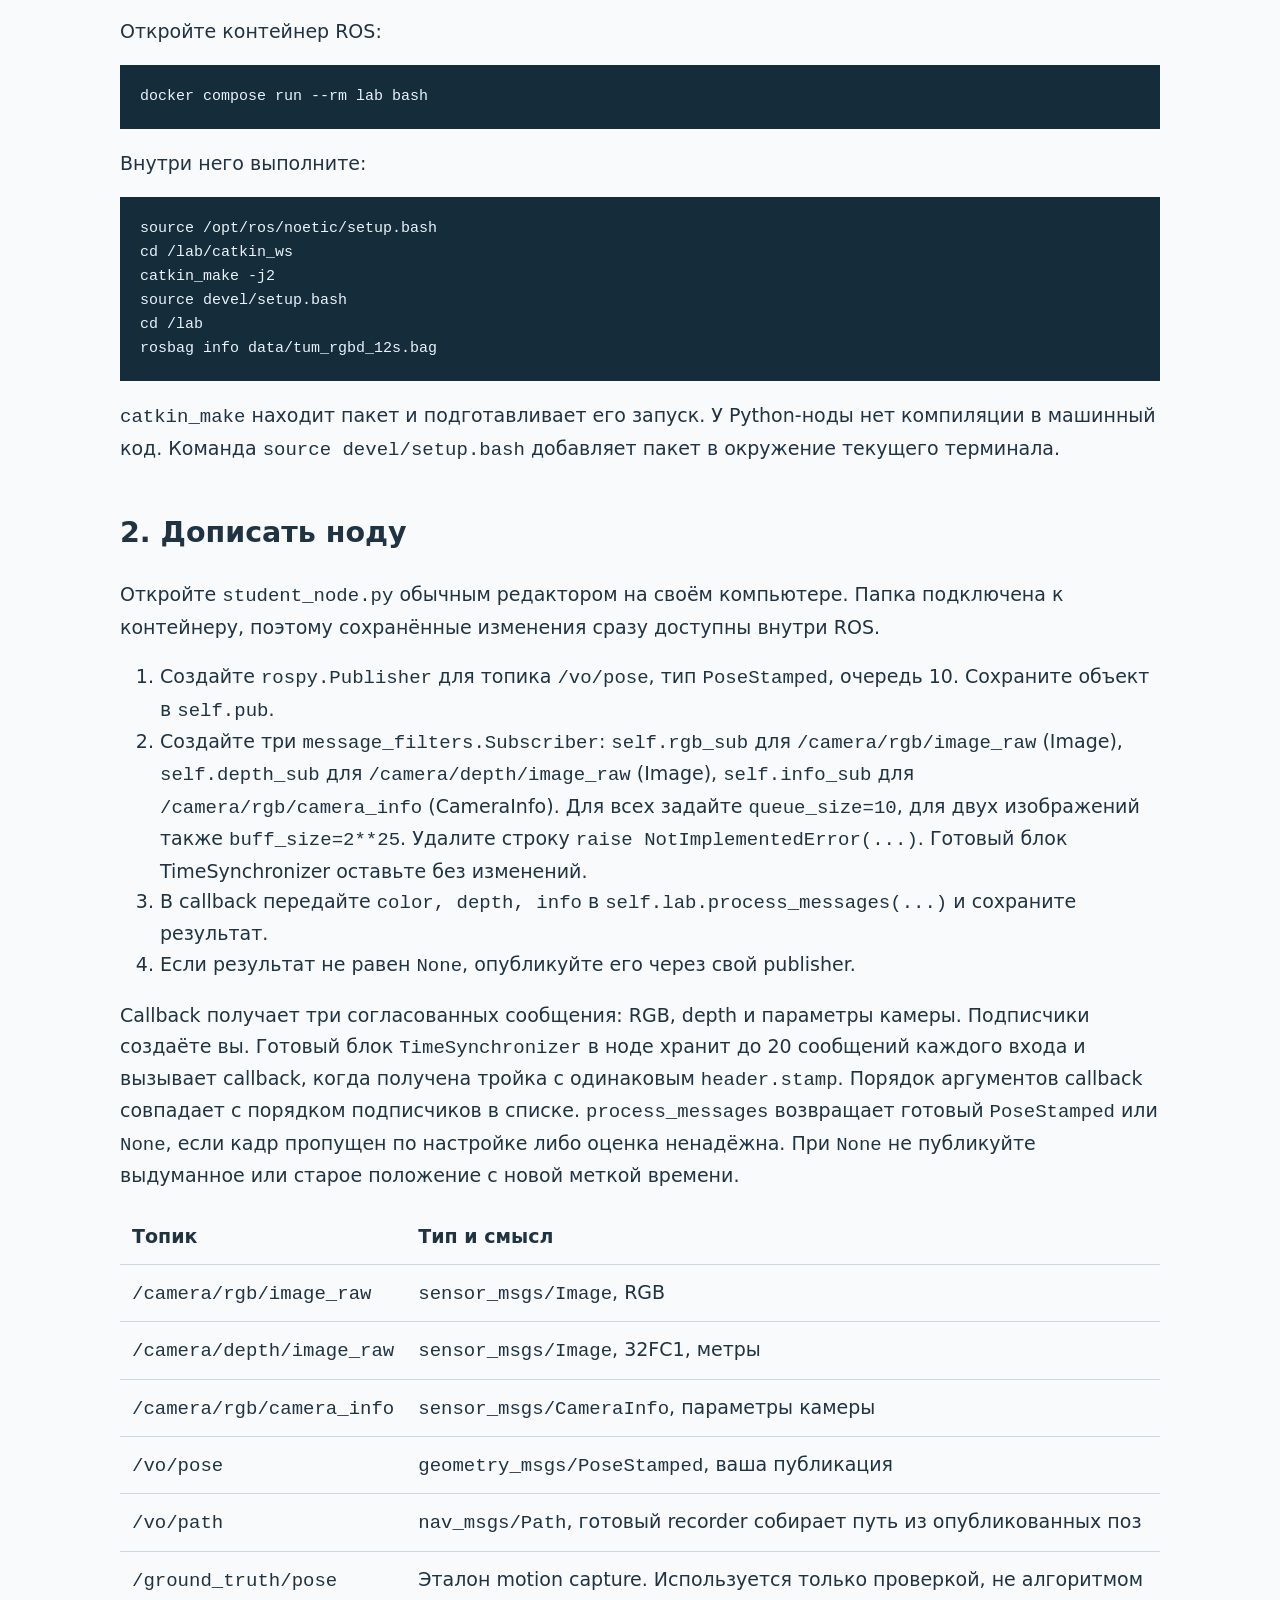
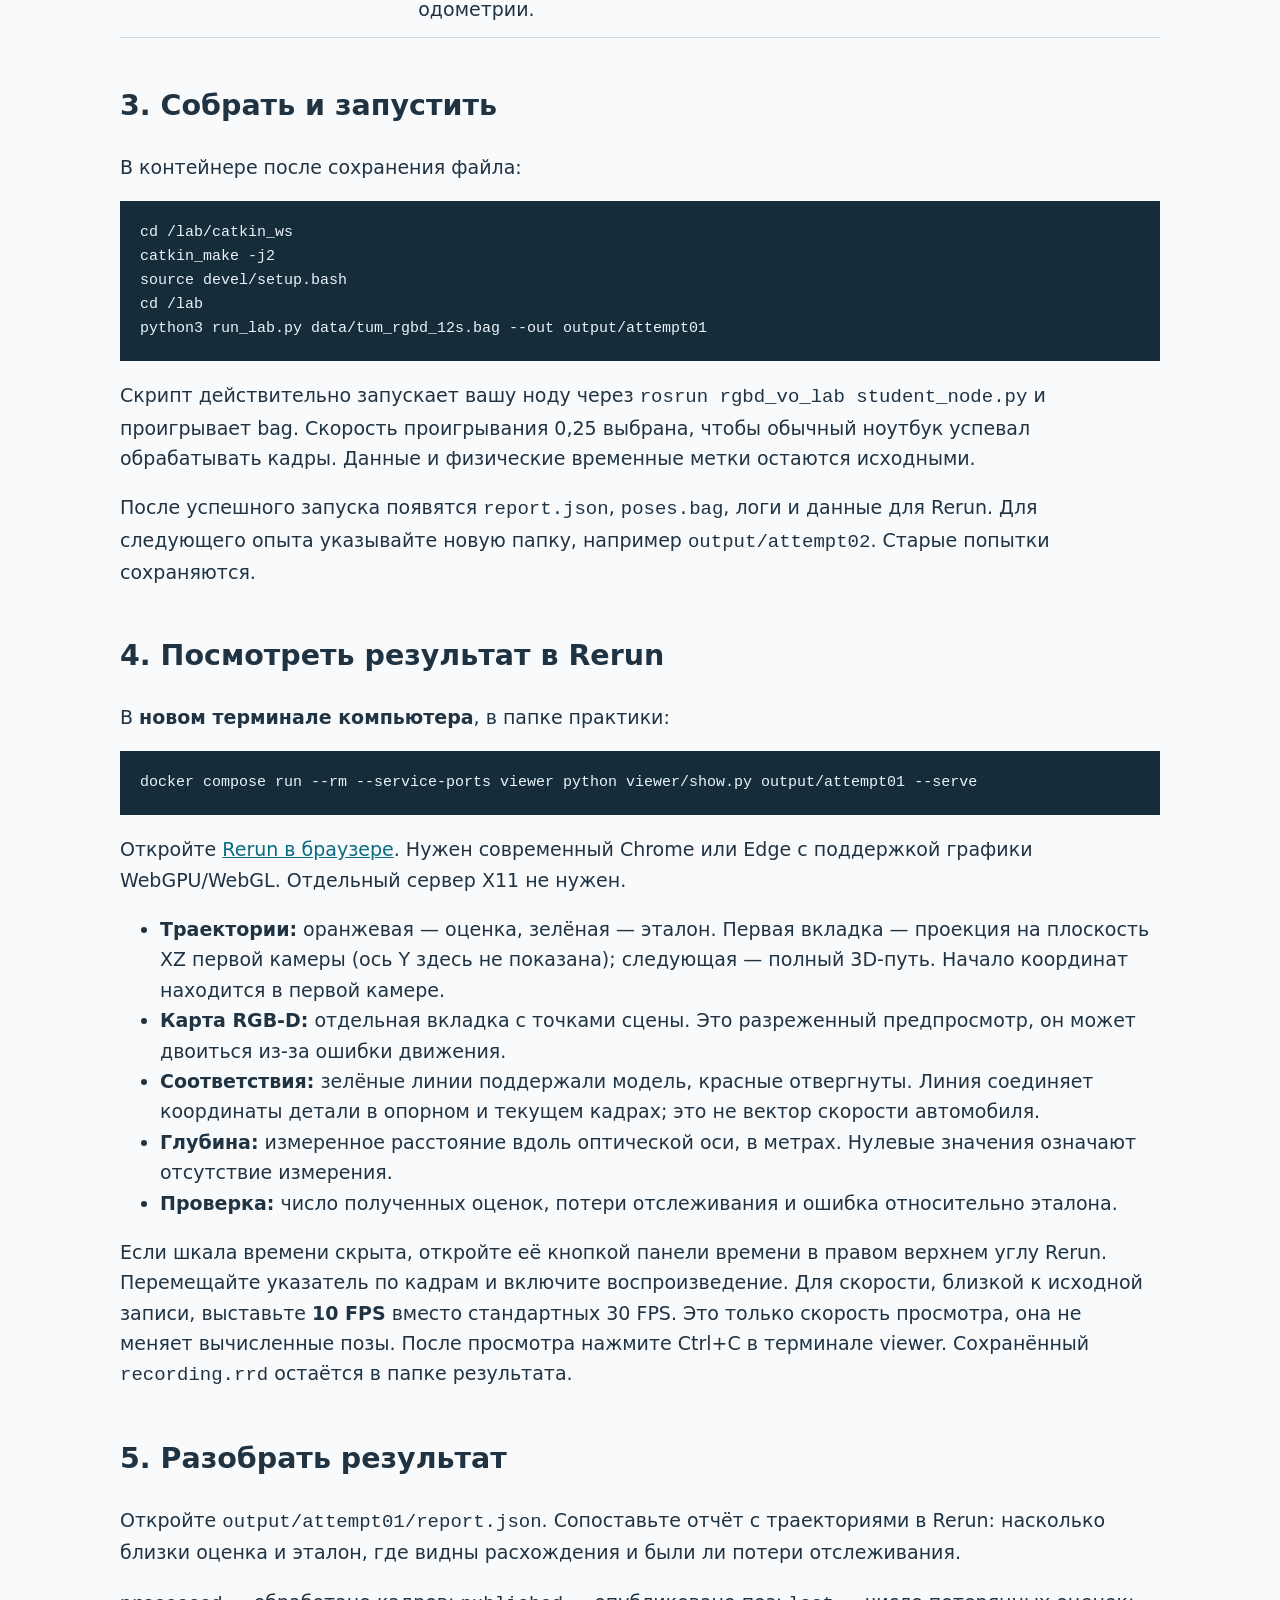
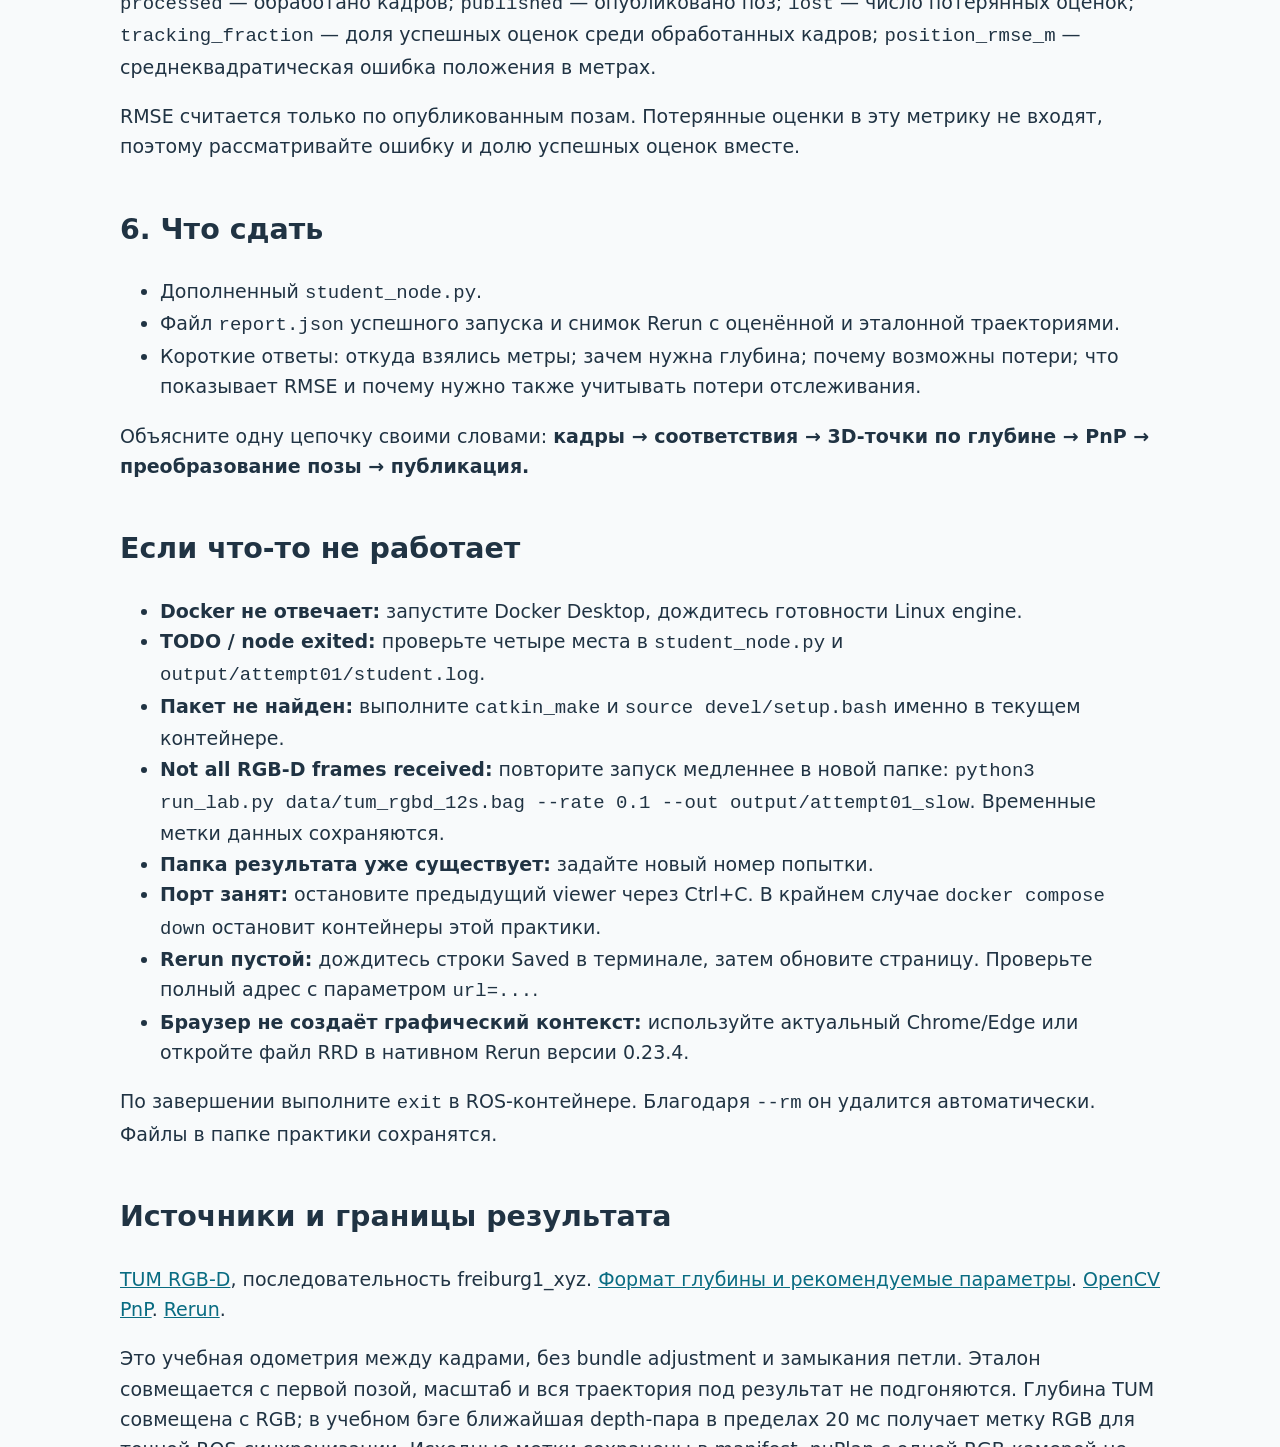
<file: practices/03-ros1-rgbd-odometry/assignment.html>
<!doctype html><html lang="ru"><meta charset="utf-8"><meta name="viewport" content="width=device-width,initial-scale=1">
<title>Практика: RGB-D-одометрия в ROS 1</title>
<style>body{font:19px/1.6 system-ui,sans-serif;max-width:1040px;margin:36px auto;padding:0 24px;color:#203343;background:#f8fafb}h1{font-size:38px;line-height:1.2}h2{margin-top:45px}a{color:#096c82}pre{background:#152c3b;color:#e9f3f9;padding:20px;overflow:auto;font:15px/1.6 Consolas,monospace}code{font-family:Consolas,monospace}td,th{padding:12px;text-align:left;vertical-align:top;border-bottom:1px solid #cbd8df}table{border-collapse:collapse;width:100%}.note{border-left:4px solid #148579;padding:12px 20px;background:#e8f3f1}.time{color:#547180}</style>
<h1>RGB-D-одометрия: как камера измеряет движение</h1>
<p>ROS 1 Noetic · OpenCV · Rerun</p>
<p>На этом занятии мы разберём, как по цветному изображению и глубине определить движение камеры. Ваша задача — дополнить ROS-ноду, запустить её на записи TUM RGB-D и сравнить полученную траекторию с эталонной. Выполните один запуск с настройками из config.yaml; изменять параметры алгоритма не требуется.</p>
<p class="note">Математическую часть и синхронизацию сообщений я предоставляю готовыми. От вас требуется подключить алгоритм к ROS и объяснить результат. GPU, X11, Git и отдельная установка Python не нужны. До занятия должны быть установлены Docker Desktop с Linux containers и загружены образы.</p>
<h2>Что лежит в папке</h2>
<table><tr><th>Файл</th><th>Назначение</th></tr>
<tr><td><code>data/tum_rgbd_12s.bag</code></td><td>120 RGB-D пар, около 12 секунд, 640×480, примерно 10 Гц. Глубина в метрах.</td></tr>
<tr><td><code>catkin_ws/src/rgbd_vo_lab/scripts/student_node.py</code></td><td><b>Ваш файл: четыре TODO.</b></td></tr>
<tr><td><code>config.yaml</code></td><td>Параметры опыта. Для первого запуска оставьте как есть.</td></tr>
<tr><td><code>catkin_ws/src/rgbd_vo_lab/src/rgbd_vo_lab/</code></td><td>Готовая математическая часть и адаптер ROS. Изменять не требуется.</td></tr>
<tr><td><code>run_lab.py</code></td><td>Запускает roscore, вашу ноду, запись выходных поз и rosbag play. Проверяет результат.</td></tr>
<tr><td><code>viewer/show.py</code></td><td>Создаёт запись Rerun и открывает веб-просмотр результата.</td></tr></table>
<h2>1. Подготовить рабочее место</h2>
<p>Распакуйте папку в доступное для записи место. Откройте PowerShell или терминал Linux <b>в папке с compose.yaml</b>. Проверка окружения:</p>
<pre>docker version
docker compose version
docker image ls</pre>
<p>Нужны образы <code>mirea-rgbd-vo:noetic-v1</code> и <code>mirea-rgbd-viewer:0.23.4</code>. Если их ещё нет, заранее выполните <code>docker compose build</code> либо загрузите полученный от меня архив через <code>docker load -i rgbd-images.tar</code>.</p>
<p>Откройте контейнер ROS:</p>
<pre>docker compose run --rm lab bash</pre>
<p>Внутри него выполните:</p>
<pre>source /opt/ros/noetic/setup.bash
cd /lab/catkin_ws
catkin_make -j2
source devel/setup.bash
cd /lab
rosbag info data/tum_rgbd_12s.bag</pre>
<p><code>catkin_make</code> находит пакет и подготавливает его запуск. У Python-ноды нет компиляции в машинный код. Команда <code>source devel/setup.bash</code> добавляет пакет в окружение текущего терминала.</p>
<h2>2. Дописать ноду</h2>
<p>Откройте <code>student_node.py</code> обычным редактором на своём компьютере. Папка подключена к контейнеру, поэтому сохранённые изменения сразу доступны внутри ROS.</p>
<ol><li>Создайте <code>rospy.Publisher</code> для топика <code>/vo/pose</code>, тип <code>PoseStamped</code>, очередь 10. Сохраните объект в <code>self.pub</code>.</li>
<li>Создайте три <code>message_filters.Subscriber</code>: <code>self.rgb_sub</code> для <code>/camera/rgb/image_raw</code> (Image), <code>self.depth_sub</code> для <code>/camera/depth/image_raw</code> (Image), <code>self.info_sub</code> для <code>/camera/rgb/camera_info</code> (CameraInfo). Для всех задайте <code>queue_size=10</code>, для двух изображений также <code>buff_size=2**25</code>. Удалите строку <code>raise NotImplementedError(...)</code>. Готовый блок TimeSynchronizer оставьте без изменений.</li>
<li>В callback передайте <code>color, depth, info</code> в <code>self.lab.process_messages(...)</code> и сохраните результат.</li>
<li>Если результат не равен <code>None</code>, опубликуйте его через свой publisher.</li></ol>
<p>Callback получает три согласованных сообщения: RGB, depth и параметры камеры. Подписчики создаёте вы. Готовый блок <code>TimeSynchronizer</code> в ноде хранит до 20 сообщений каждого входа и вызывает callback, когда получена тройка с одинаковым <code>header.stamp</code>. Порядок аргументов callback совпадает с порядком подписчиков в списке. <code>process_messages</code> возвращает готовый <code>PoseStamped</code> или <code>None</code>, если кадр пропущен по настройке либо оценка ненадёжна. При <code>None</code> не публикуйте выдуманное или старое положение с новой меткой времени.</p>
<table><tr><th>Топик</th><th>Тип и смысл</th></tr>
<tr><td><code>/camera/rgb/image_raw</code></td><td><code>sensor_msgs/Image</code>, RGB</td></tr>
<tr><td><code>/camera/depth/image_raw</code></td><td><code>sensor_msgs/Image</code>, 32FC1, метры</td></tr>
<tr><td><code>/camera/rgb/camera_info</code></td><td><code>sensor_msgs/CameraInfo</code>, параметры камеры</td></tr>
<tr><td><code>/vo/pose</code></td><td><code>geometry_msgs/PoseStamped</code>, ваша публикация</td></tr>
<tr><td><code>/vo/path</code></td><td><code>nav_msgs/Path</code>, готовый recorder собирает путь из опубликованных поз</td></tr>
<tr><td><code>/ground_truth/pose</code></td><td>Эталон motion capture. Используется только проверкой, не алгоритмом одометрии.</td></tr></table>
<h2>3. Собрать и запустить</h2>
<p>В контейнере после сохранения файла:</p>
<pre>cd /lab/catkin_ws
catkin_make -j2
source devel/setup.bash
cd /lab
python3 run_lab.py data/tum_rgbd_12s.bag --out output/attempt01</pre>
<p>Скрипт действительно запускает вашу ноду через <code>rosrun rgbd_vo_lab student_node.py</code> и проигрывает bag. Скорость проигрывания 0,25 выбрана, чтобы обычный ноутбук успевал обрабатывать кадры. Данные и физические временные метки остаются исходными.</p>
<p>После успешного запуска появятся <code>report.json</code>, <code>poses.bag</code>, логи и данные для Rerun. Для следующего опыта указывайте новую папку, например <code>output/attempt02</code>. Старые попытки сохраняются.</p>
<h2>4. Посмотреть результат в Rerun</h2>
<p>В <b>новом терминале компьютера</b>, в папке практики:</p>
<pre>docker compose run --rm --service-ports viewer python viewer/show.py output/attempt01 --serve</pre>
<p>Откройте <a href="http://localhost:9090/?url=rerun%2Bhttp%3A%2F%2Flocalhost%3A9876%2Fproxy">Rerun в браузере</a>. Нужен современный Chrome или Edge с поддержкой графики WebGPU/WebGL. Отдельный сервер X11 не нужен.</p>
<ul><li><b>Траектории:</b> оранжевая — оценка, зелёная — эталон. Первая вкладка — проекция на плоскость XZ первой камеры (ось Y здесь не показана); следующая — полный 3D-путь. Начало координат находится в первой камере.</li>
<li><b>Карта RGB-D:</b> отдельная вкладка с точками сцены. Это разреженный предпросмотр, он может двоиться из-за ошибки движения.</li>
<li><b>Соответствия:</b> зелёные линии поддержали модель, красные отвергнуты. Линия соединяет координаты детали в опорном и текущем кадрах; это не вектор скорости автомобиля.</li>
<li><b>Глубина:</b> измеренное расстояние вдоль оптической оси, в метрах. Нулевые значения означают отсутствие измерения.</li>
<li><b>Проверка:</b> число полученных оценок, потери отслеживания и ошибка относительно эталона.</li></ul>
<p>Если шкала времени скрыта, откройте её кнопкой панели времени в правом верхнем углу Rerun. Перемещайте указатель по кадрам и включите воспроизведение. Для скорости, близкой к исходной записи, выставьте <b>10 FPS</b> вместо стандартных 30 FPS. Это только скорость просмотра, она не меняет вычисленные позы. После просмотра нажмите Ctrl+C в терминале viewer. Сохранённый <code>recording.rrd</code> остаётся в папке результата.</p>
<h2>5. Разобрать результат</h2>
<p>Откройте <code>output/attempt01/report.json</code>. Сопоставьте отчёт с траекториями в Rerun: насколько близки оценка и эталон, где видны расхождения и были ли потери отслеживания.</p>
<p><code>processed</code> — обработано кадров; <code>published</code> — опубликовано поз; <code>lost</code> — число потерянных оценок; <code>tracking_fraction</code> — доля успешных оценок среди обработанных кадров; <code>position_rmse_m</code> — среднеквадратическая ошибка положения в метрах.</p>
<p>RMSE считается только по опубликованным позам. Потерянные оценки в эту метрику не входят, поэтому рассматривайте ошибку и долю успешных оценок вместе.</p>
<h2>6. Что сдать</h2>
<ul><li>Дополненный <code>student_node.py</code>.</li><li>Файл <code>report.json</code> успешного запуска и снимок Rerun с оценённой и эталонной траекториями.</li><li>Короткие ответы: откуда взялись метры; зачем нужна глубина; почему возможны потери; что показывает RMSE и почему нужно также учитывать потери отслеживания.</li></ul>
<p>Объясните одну цепочку своими словами: <b>кадры → соответствия → 3D-точки по глубине → PnP → преобразование позы → публикация.</b></p>
<h2>Если что-то не работает</h2>
<ul><li><b>Docker не отвечает:</b> запустите Docker Desktop, дождитесь готовности Linux engine.</li><li><b>TODO / node exited:</b> проверьте четыре места в <code>student_node.py</code> и <code>output/attempt01/student.log</code>.</li><li><b>Пакет не найден:</b> выполните <code>catkin_make</code> и <code>source devel/setup.bash</code> именно в текущем контейнере.</li><li><b>Not all RGB-D frames received:</b> повторите запуск медленнее в новой папке: <code>python3 run_lab.py data/tum_rgbd_12s.bag --rate 0.1 --out output/attempt01_slow</code>. Временные метки данных сохраняются.</li><li><b>Папка результата уже существует:</b> задайте новый номер попытки.</li><li><b>Порт занят:</b> остановите предыдущий viewer через Ctrl+C. В крайнем случае <code>docker compose down</code> остановит контейнеры этой практики.</li><li><b>Rerun пустой:</b> дождитесь строки Saved в терминале, затем обновите страницу. Проверьте полный адрес с параметром <code>url=...</code>.</li><li><b>Браузер не создаёт графический контекст:</b> используйте актуальный Chrome/Edge или откройте файл RRD в нативном Rerun версии 0.23.4.</li></ul>
<p>По завершении выполните <code>exit</code> в ROS-контейнере. Благодаря <code>--rm</code> он удалится автоматически. Файлы в папке практики сохранятся.</p>
<h2>Источники и границы результата</h2>
<p><a href="https://cvg.cit.tum.de/data/datasets/rgbd-dataset">TUM RGB-D</a>, последовательность freiburg1_xyz. <a href="https://cvg.cit.tum.de/data/datasets/rgbd-dataset/file_formats">Формат глубины и рекомендуемые параметры</a>. <a href="https://docs.opencv.org/4.2.0/d5/d1f/calib3d_solvePnP.html">OpenCV PnP</a>. <a href="https://rerun.io/">Rerun</a>.</p>
<p>Это учебная одометрия между кадрами, без bundle adjustment и замыкания петли. Эталон совмещается с первой позой, масштаб и вся траектория под результат не подгоняются. Глубина TUM совмещена с RGB; в учебном бэге ближайшая depth-пара в пределах 20 мс получает метку RGB для точной ROS-синхронизации. Исходные метки сохранены в manifest. nuPlan с одной RGB-камерой не подходит для запуска этой RGB-D-ноды.</p>
</html>
</file>
<file: practices/01-ros1-pointclouds/guide.css>
*{box-sizing:border-box}body{margin:0;background:#edf2f7;color:#172c40;font:18px/1.6 Segoe UI,Arial,sans-serif}main{max-width:1080px;margin:30px auto;background:white;padding:42px 54px;border-radius:16px}h1{font-size:38px;line-height:1.18}h2{font-size:27px;margin-top:40px;color:#164a8c}h3{font-size:21px}a{color:#175fae}p,li{max-width:90ch}pre{overflow:auto;background:#10283e;color:#edf6ff;padding:18px;border-radius:8px;font:15px/1.55 Consolas,monospace}code{font-family:Consolas,monospace}table{border-collapse:collapse;width:100%}td,th{border-bottom:1px solid #cdd8e2;padding:12px;text-align:left;vertical-align:top}th{background:#f1f6fa}.note{background:#eaf4ff;border-left:4px solid #2377bb;padding:18px 22px}.meta{color:#567;font-size:15px}img{max-width:100%;height:auto}nav{display:flex;gap:20px;flex-wrap:wrap}details{margin:18px 0}summary{cursor:pointer;color:#16528e}section{margin:30px 0}small{color:#567}@media(max-width:720px){main{margin:0;padding:22px 18px}h1{font-size:30px}table{font-size:14px}}@media print{body{background:white;font-size:11pt}main{margin:0;padding:0}pre{white-space:pre-wrap;background:#eee;color:#111}a{color:inherit}}
</file>
